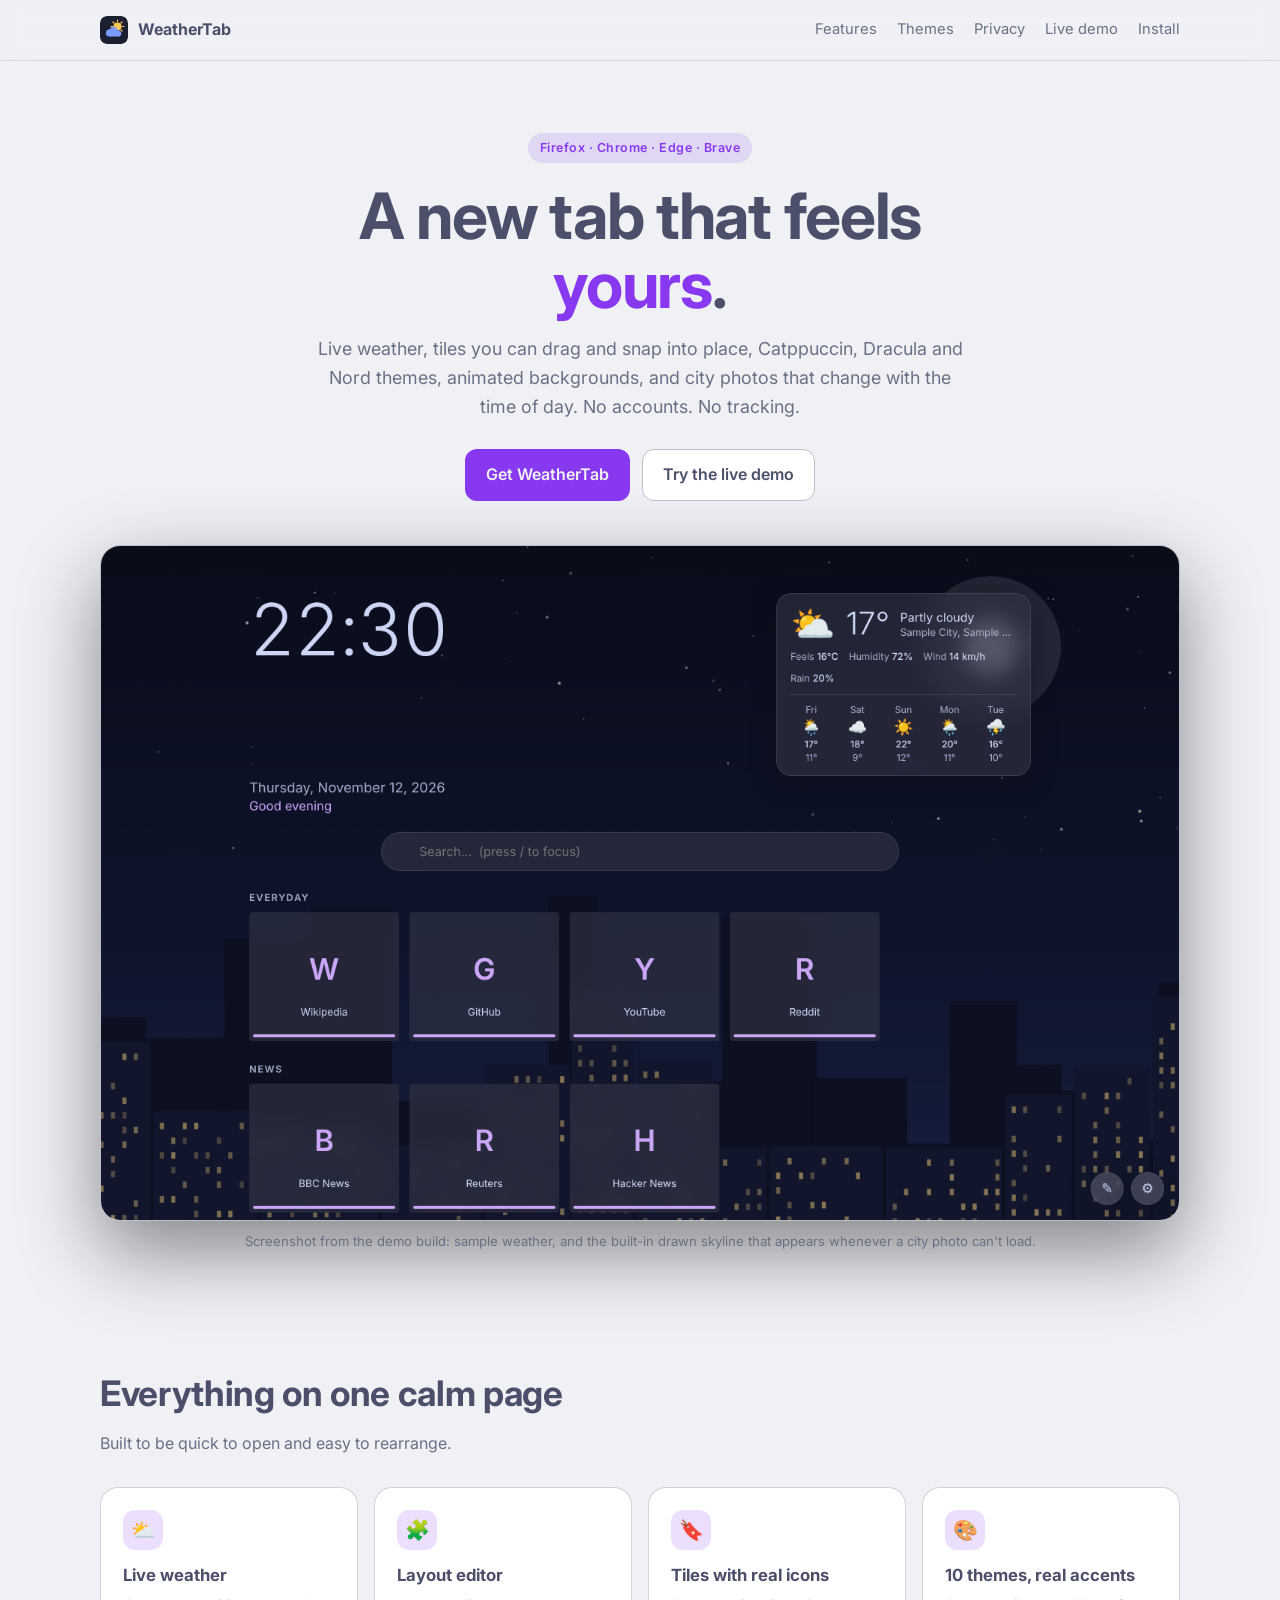
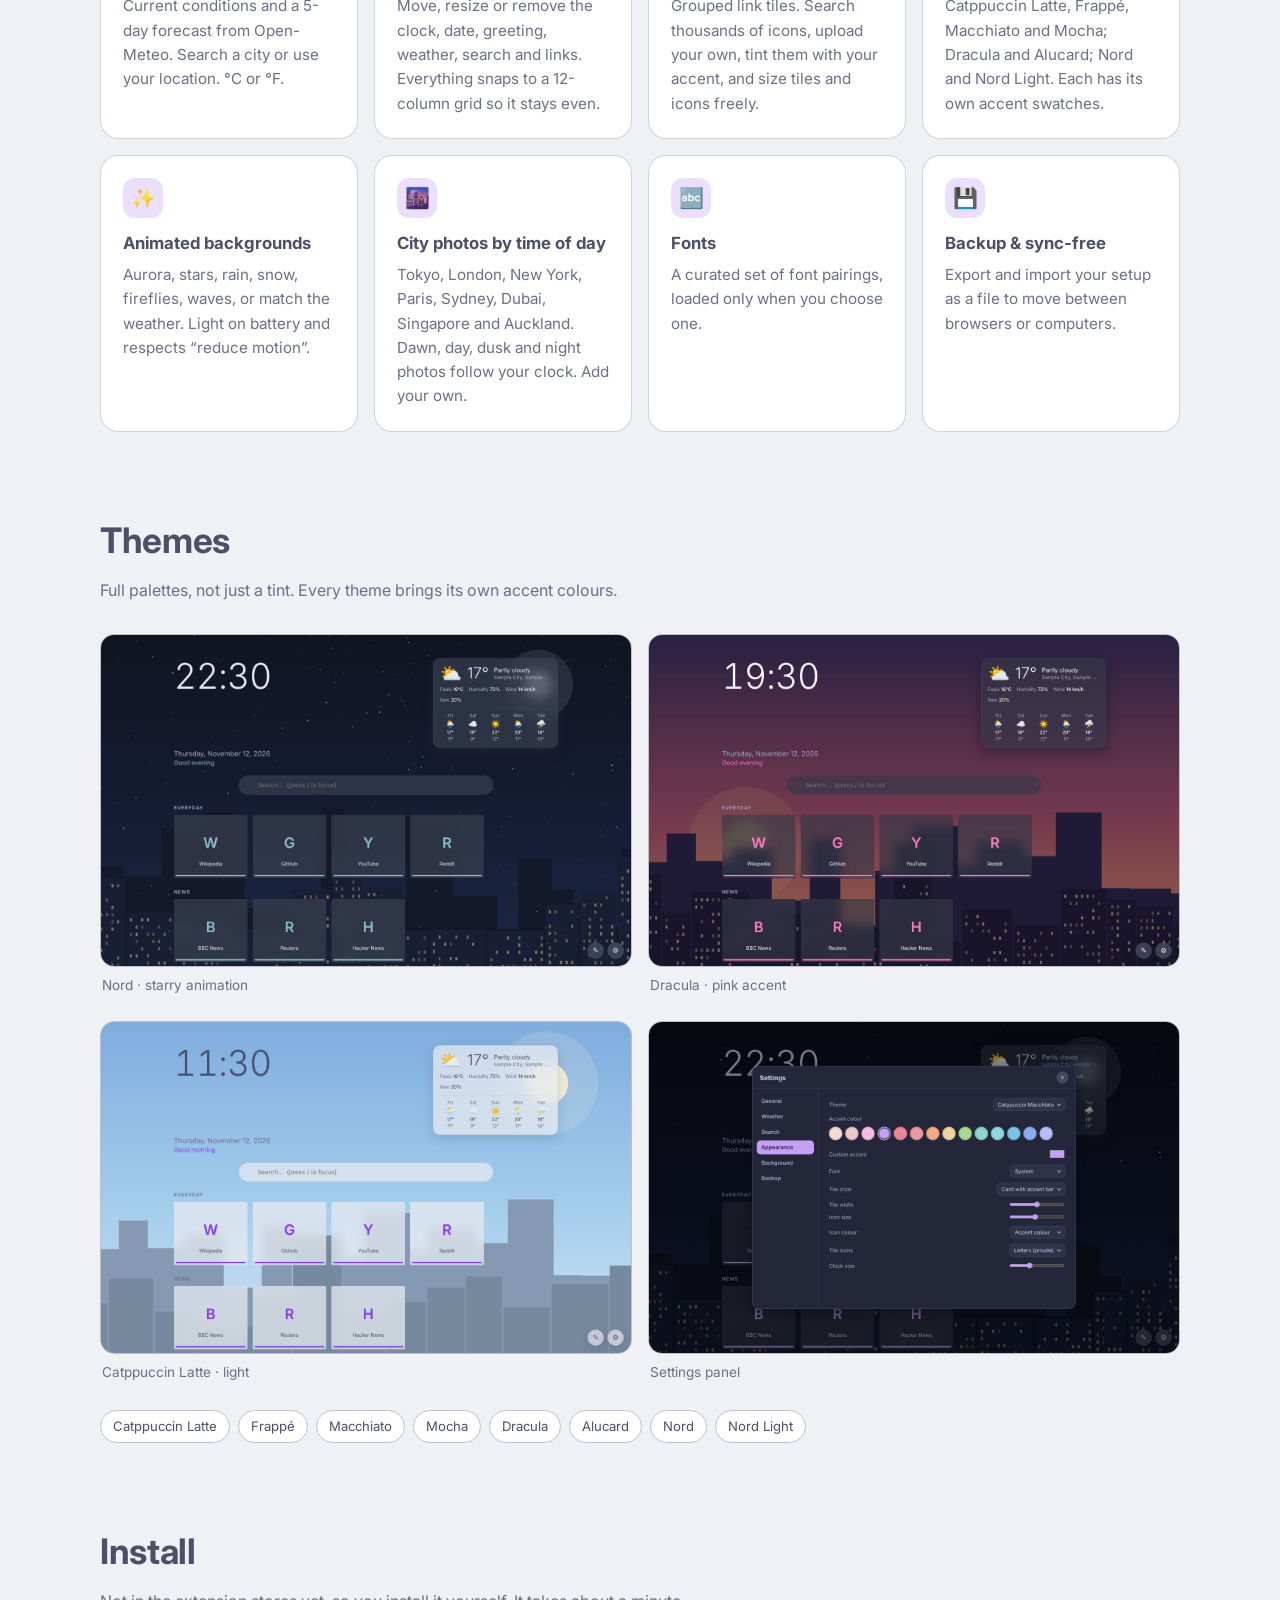
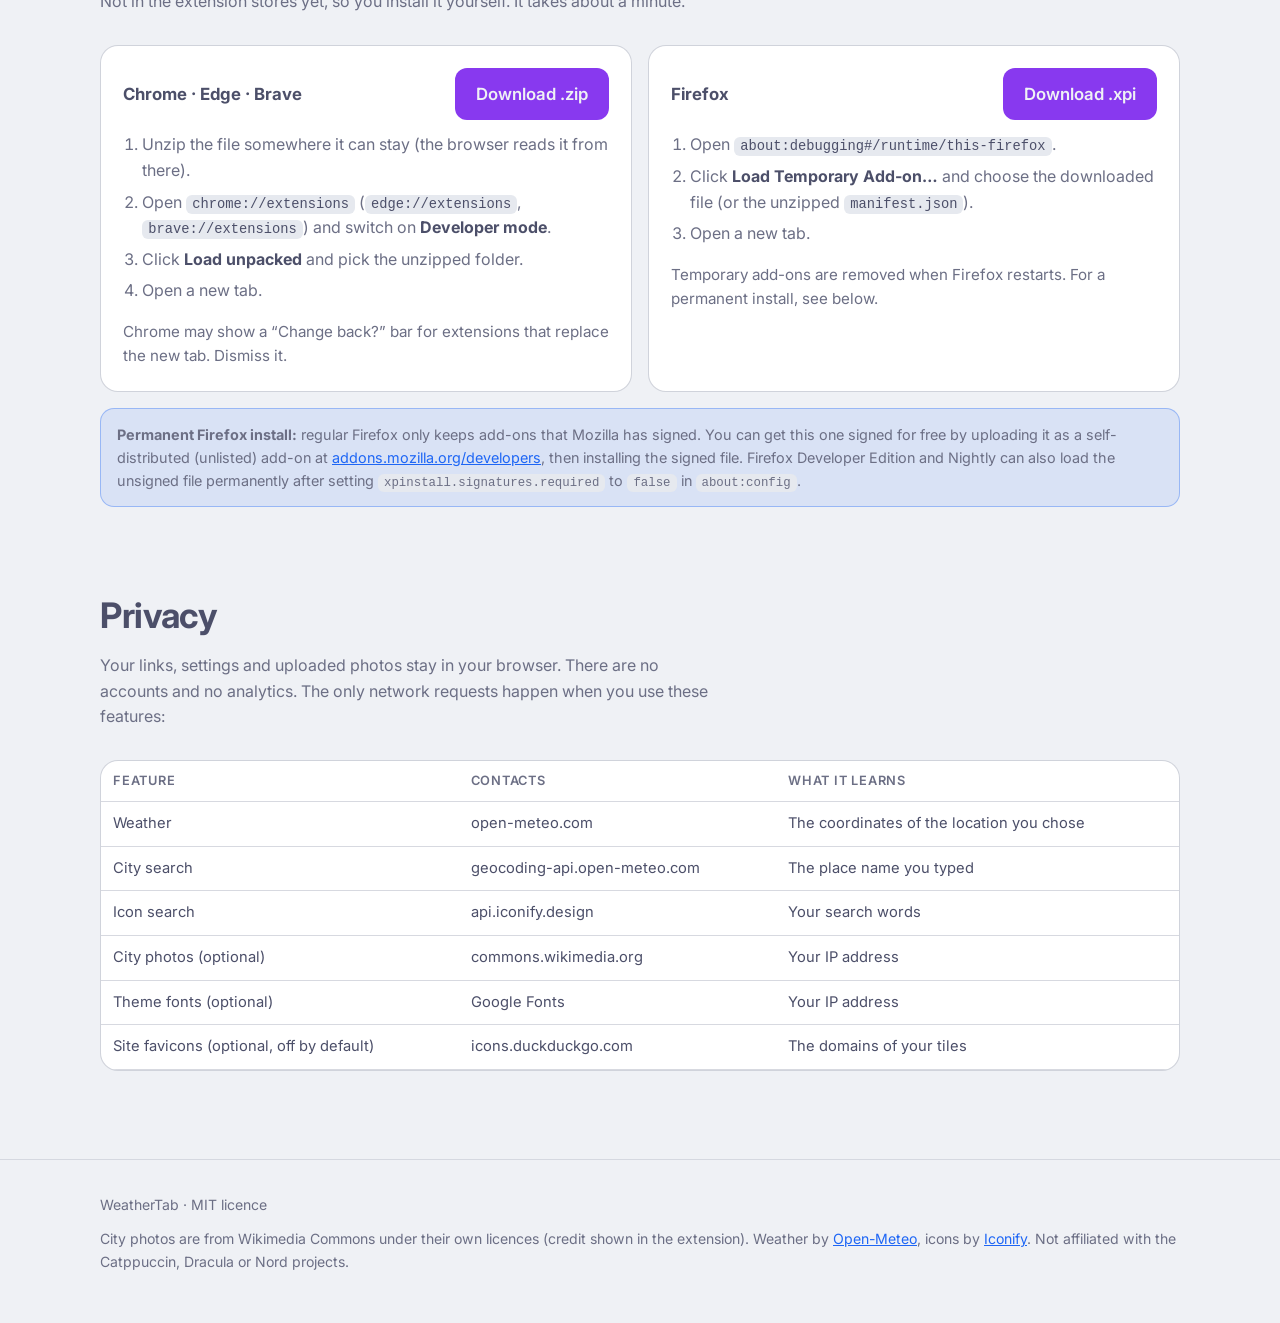
<file: docs/index.html>
<!doctype html>
<html lang="en">
<head>
<meta charset="utf-8">
<meta name="viewport" content="width=device-width, initial-scale=1">
<title>WeatherTab · a calm, customisable new tab</title>
<meta name="description" content="A new tab page for Firefox and Chrome with live weather, tiles, a drag-and-snap layout editor, Catppuccin / Dracula / Nord themes, animated backgrounds and city photos that follow your clock. No accounts, no tracking.">
<meta property="og:title" content="WeatherTab">
<meta property="og:description" content="A calm, customisable new tab with live weather, themes and time-of-day city backgrounds.">
<meta property="og:image" content="img/hero.png">
<link rel="icon" href="img/icon.svg">
<link rel="preconnect" href="https://fonts.googleapis.com">
<link href="https://fonts.googleapis.com/css2?family=Inter:wght@400;500;600;700&display=swap" rel="stylesheet">
<style>
  :root {
    --bg:#1e2030; --bg2:#181926; --card:#24273a; --card2:#363a4f; --line:#494d64;
    --text:#cad3f4; --muted:#a5adcb; --accent:#c6a0f6; --accent2:#8aadf4; --on:#181926;
    --r:18px;
  }
  @media (prefers-color-scheme: light) {
    :root { --bg:#eff1f5; --bg2:#e6e9ef; --card:#ffffff; --card2:#ccd0da; --line:#bcc0cc; --text:#4c4f69; --muted:#6c6f85; --accent:#8839ef; --accent2:#1e66f5; --on:#eff1f5; }
  }
  * { box-sizing: border-box; }
  html { scroll-behavior: smooth; }
  body { margin:0; background:var(--bg); color:var(--text); font:16px/1.6 Inter, system-ui, -apple-system, "Segoe UI", sans-serif; -webkit-font-smoothing:antialiased; }
  a { color: var(--accent2); }
  .wrap { width:min(1080px, 100% - 40px); margin-inline:auto; }
  header.nav { position:sticky; top:0; z-index:5; backdrop-filter:blur(12px); background:color-mix(in srgb, var(--bg) 80%, transparent); border-bottom:1px solid color-mix(in srgb, var(--line) 50%, transparent); }
  .nav .wrap { display:flex; align-items:center; gap:18px; height:60px; }
  .brand { display:flex; align-items:center; gap:10px; font-weight:700; color:var(--text); text-decoration:none; }
  .brand img { width:28px; height:28px; border-radius:7px; }
  .nav nav { margin-left:auto; display:flex; gap:20px; font-size:.92rem; }
  .nav nav a { color:var(--muted); text-decoration:none; }
  .nav nav a:hover { color:var(--text); }
  @media (max-width:640px){ .nav nav a:not(.keep){display:none;} }
  .hero { padding:72px 0 28px; text-align:center; }
  .eyebrow { display:inline-block; padding:5px 12px; border-radius:999px; font-size:.78rem; font-weight:600; letter-spacing:.04em; color:var(--accent); background:color-mix(in srgb, var(--accent) 14%, transparent); }
  h1 { font-size:clamp(2.3rem, 6vw, 4rem); line-height:1.08; margin:18px auto 16px; max-width:15ch; letter-spacing:-.02em; }
  h1 em { font-style:normal; color:var(--accent); }
  .lead { max-width:60ch; margin:0 auto 28px; color:var(--muted); font-size:1.12rem; }
  .cta { display:flex; flex-wrap:wrap; gap:12px; justify-content:center; }
  .btn { display:inline-flex; align-items:center; gap:8px; padding:12px 20px; border-radius:12px; font-weight:600; text-decoration:none; border:1px solid var(--line); color:var(--text); background:var(--card); transition:transform .12s, border-color .12s; }
  .btn:hover { transform:translateY(-2px); border-color:var(--accent); }
  .btn.primary { background:var(--accent); color:var(--on); border-color:transparent; }
  .shot { margin:44px auto 0; border-radius:20px; overflow:hidden; border:1px solid var(--line); box-shadow:0 30px 80px rgba(0,0,0,.45); background:var(--card); }
  .shot img { display:block; width:100%; height:auto; }
  .note { font-size:.82rem; color:var(--muted); margin-top:10px; }
  section { padding:72px 0 8px; }
  h2 { font-size:clamp(1.6rem, 3.4vw, 2.2rem); margin:0 0 10px; letter-spacing:-.01em; }
  .sub { color:var(--muted); margin:0 0 30px; max-width:62ch; }
  .grid { display:grid; grid-template-columns:repeat(auto-fit, minmax(230px,1fr)); gap:16px; }
  .card { background:var(--card); border:1px solid color-mix(in srgb, var(--line) 70%, transparent); border-radius:var(--r); padding:22px; }
  .card h3 { margin:0 0 6px; font-size:1.05rem; }
  .card p { margin:0; color:var(--muted); font-size:.95rem; }
  .ico { width:40px; height:40px; border-radius:12px; display:grid; place-items:center; font-size:1.25rem; margin-bottom:12px; background:color-mix(in srgb, var(--accent) 16%, transparent); }
  .gallery { display:grid; grid-template-columns:repeat(auto-fit, minmax(min(420px,100%),1fr)); gap:16px; }
  .gallery figure { margin:0; }
  .gallery img { width:100%; height:auto; display:block; border-radius:14px; border:1px solid var(--line); }
  .gallery figcaption { font-size:.85rem; color:var(--muted); padding:8px 2px; }
  .chips { display:flex; flex-wrap:wrap; gap:8px; margin-top:6px; }
  .chip { padding:5px 12px; border-radius:999px; font-size:.82rem; background:var(--card); border:1px solid var(--line); }
  .install { display:grid; grid-template-columns:repeat(auto-fit, minmax(300px,1fr)); gap:16px; }
  .install .card h3 { display:flex; align-items:center; justify-content:space-between; gap:10px; }
  ol { padding-left:1.2em; margin:12px 0 16px; color:var(--muted); }
  ol li { margin:6px 0; }
  ol b, ol code { color:var(--text); }
  code { font:.86em ui-monospace, SFMono-Regular, Menlo, monospace; background:var(--bg2); padding:2px 6px; border-radius:6px; }
  .callout { margin-top:16px; padding:14px 16px; border-radius:14px; background:color-mix(in srgb, var(--accent2) 10%, transparent); border:1px solid color-mix(in srgb, var(--accent2) 35%, transparent); font-size:.9rem; color:var(--muted); }
  table { width:100%; border-collapse:collapse; font-size:.92rem; }
  th, td { text-align:left; padding:10px 12px; border-bottom:1px solid color-mix(in srgb, var(--line) 60%, transparent); vertical-align:top; }
  th { color:var(--muted); font-weight:600; font-size:.8rem; text-transform:uppercase; letter-spacing:.06em; }
  .tablewrap { overflow-x:auto; background:var(--card); border:1px solid color-mix(in srgb, var(--line) 70%, transparent); border-radius:var(--r); }
  footer { margin-top:80px; padding:34px 0 50px; border-top:1px solid color-mix(in srgb, var(--line) 50%, transparent); color:var(--muted); font-size:.88rem; }
  footer .wrap { display:flex; flex-wrap:wrap; gap:12px 24px; justify-content:space-between; }
</style>
</head>
<body>
<header class="nav">
  <div class="wrap">
    <a class="brand" href="#top"><img src="img/icon.svg" alt="">WeatherTab</a>
    <nav>
      <a href="#features">Features</a>
      <a href="#themes">Themes</a>
      <a href="#privacy">Privacy</a>
      <a class="keep" href="demo.html">Live demo</a>
      <a class="keep" href="#install">Install</a>
    </nav>
  </div>
</header>

<main id="top">
  <div class="wrap hero">
    <span class="eyebrow">Firefox · Chrome · Edge · Brave</span>
    <h1>A new tab that feels <em>yours</em>.</h1>
    <p class="lead">Live weather, tiles you can drag and snap into place, Catppuccin, Dracula and Nord themes, animated backgrounds, and city photos that change with the time of day. No accounts. No tracking.</p>
    <div class="cta">
      <a class="btn primary" href="#install">Get WeatherTab</a>
      <a class="btn" href="demo.html">Try the live demo</a>
    </div>
    <div class="shot"><img src="img/hero.png" alt="WeatherTab new tab page with a night skyline background, clock, weather card, search bar and link tiles" width="1440" height="900"></div>
    <p class="note">Screenshot from the demo build: sample weather, and the built-in drawn skyline that appears whenever a city photo can't load.</p>
  </div>

  <section id="features"><div class="wrap">
    <h2>Everything on one calm page</h2>
    <p class="sub">Built to be quick to open and easy to rearrange.</p>
    <div class="grid">
      <div class="card"><div class="ico">⛅</div><h3>Live weather</h3><p>Current conditions and a 5-day forecast from Open-Meteo. Search a city or use your location. °C or °F.</p></div>
      <div class="card"><div class="ico">🧩</div><h3>Layout editor</h3><p>Move, resize or remove the clock, date, greeting, weather, search and links. Everything snaps to a 12-column grid so it stays even.</p></div>
      <div class="card"><div class="ico">🔖</div><h3>Tiles with real icons</h3><p>Grouped link tiles. Search thousands of icons, upload your own, tint them with your accent, and size tiles and icons freely.</p></div>
      <div class="card"><div class="ico">🎨</div><h3>10 themes, real accents</h3><p>Catppuccin Latte, Frappé, Macchiato and Mocha; Dracula and Alucard; Nord and Nord Light. Each has its own accent swatches.</p></div>
      <div class="card"><div class="ico">✨</div><h3>Animated backgrounds</h3><p>Aurora, stars, rain, snow, fireflies, waves, or match the weather. Light on battery and respects “reduce motion”.</p></div>
      <div class="card"><div class="ico">🌆</div><h3>City photos by time of day</h3><p>Tokyo, London, New York, Paris, Sydney, Dubai, Singapore and Auckland. Dawn, day, dusk and night photos follow your clock. Add your own.</p></div>
      <div class="card"><div class="ico">🔤</div><h3>Fonts</h3><p>A curated set of font pairings, loaded only when you choose one.</p></div>
      <div class="card"><div class="ico">💾</div><h3>Backup &amp; sync-free</h3><p>Export and import your setup as a file to move between browsers or computers.</p></div>
    </div>
  </div></section>

  <section id="themes"><div class="wrap">
    <h2>Themes</h2>
    <p class="sub">Full palettes, not just a tint. Every theme brings its own accent colours.</p>
    <div class="gallery">
      <figure><img loading="lazy" src="img/nord.png" alt="Nord theme with starry animated background"><figcaption>Nord · starry animation</figcaption></figure>
      <figure><img loading="lazy" src="img/dracula.png" alt="Dracula theme"><figcaption>Dracula · pink accent</figcaption></figure>
      <figure><img loading="lazy" src="img/latte.png" alt="Catppuccin Latte light theme"><figcaption>Catppuccin Latte · light</figcaption></figure>
      <figure><img loading="lazy" src="img/settings.png" alt="Settings panel with tabs and accent colour swatches"><figcaption>Settings panel</figcaption></figure>
    </div>
    <div class="chips" style="margin-top:18px">
      <span class="chip">Catppuccin Latte</span><span class="chip">Frappé</span><span class="chip">Macchiato</span><span class="chip">Mocha</span>
      <span class="chip">Dracula</span><span class="chip">Alucard</span><span class="chip">Nord</span><span class="chip">Nord Light</span>
    </div>
  </div></section>

  <section id="install"><div class="wrap">
    <h2>Install</h2>
    <p class="sub">Not in the extension stores yet, so you install it yourself. It takes about a minute.</p>
    <div class="install">
      <div class="card">
        <h3>Chrome · Edge · Brave <a class="btn primary" href="downloads/weathertab-chrome.zip" download>Download .zip</a></h3>
        <ol>
          <li>Unzip the file somewhere it can stay (the browser reads it from there).</li>
          <li>Open <code>chrome://extensions</code> (<code>edge://extensions</code>, <code>brave://extensions</code>) and switch on <b>Developer mode</b>.</li>
          <li>Click <b>Load unpacked</b> and pick the unzipped folder.</li>
          <li>Open a new tab.</li>
        </ol>
        <p class="note">Chrome may show a “Change back?” bar for extensions that replace the new tab. Dismiss it.</p>
      </div>
      <div class="card">
        <h3>Firefox <a class="btn primary" href="downloads/weathertab-firefox.xpi" download>Download .xpi</a></h3>
        <ol>
          <li>Open <code>about:debugging#/runtime/this-firefox</code>.</li>
          <li>Click <b>Load Temporary Add-on…</b> and choose the downloaded file (or the unzipped <code>manifest.json</code>).</li>
          <li>Open a new tab.</li>
        </ol>
        <p class="note">Temporary add-ons are removed when Firefox restarts. For a permanent install, see below.</p>
      </div>
    </div>
    <div class="callout"><b>Permanent Firefox install:</b> regular Firefox only keeps add-ons that Mozilla has signed. You can get this one signed for free by uploading it as a self-distributed (unlisted) add-on at <a href="https://addons.mozilla.org/developers/">addons.mozilla.org/developers</a>, then installing the signed file. Firefox Developer Edition and Nightly can also load the unsigned file permanently after setting <code>xpinstall.signatures.required</code> to <code>false</code> in <code>about:config</code>.</div>
  </div></section>

  <section id="privacy"><div class="wrap">
    <h2>Privacy</h2>
    <p class="sub">Your links, settings and uploaded photos stay in your browser. There are no accounts and no analytics. The only network requests happen when you use these features:</p>
    <div class="tablewrap"><table>
      <thead><tr><th>Feature</th><th>Contacts</th><th>What it learns</th></tr></thead>
      <tbody>
        <tr><td>Weather</td><td>open-meteo.com</td><td>The coordinates of the location you chose</td></tr>
        <tr><td>City search</td><td>geocoding-api.open-meteo.com</td><td>The place name you typed</td></tr>
        <tr><td>Icon search</td><td>api.iconify.design</td><td>Your search words</td></tr>
        <tr><td>City photos (optional)</td><td>commons.wikimedia.org</td><td>Your IP address</td></tr>
        <tr><td>Theme fonts (optional)</td><td>Google Fonts</td><td>Your IP address</td></tr>
        <tr><td>Site favicons (optional, off by default)</td><td>icons.duckduckgo.com</td><td>The domains of your tiles</td></tr>
      </tbody>
    </table></div>
  </div></section>
</main>

<footer>
  <div class="wrap">
    <span>WeatherTab · MIT licence</span>
    <span>City photos are from Wikimedia Commons under their own licences (credit shown in the extension). Weather by <a href="https://open-meteo.com/">Open-Meteo</a>, icons by <a href="https://iconify.design/">Iconify</a>. Not affiliated with the Catppuccin, Dracula or Nord projects.</span>
  </div>
</footer>
</body>
</html>
</file>
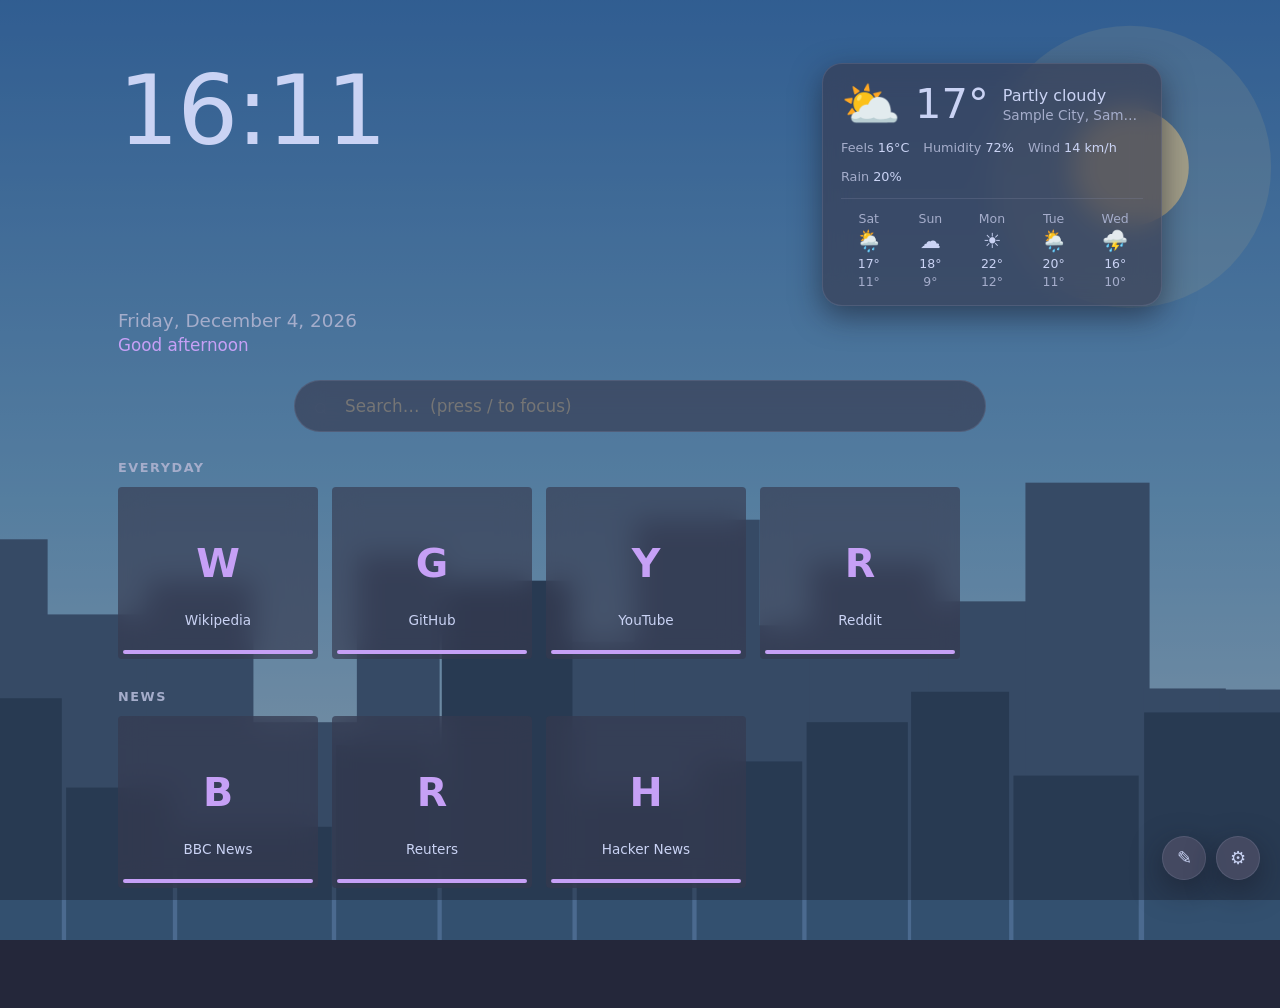
<file: docs/demo.html>
<!DOCTYPE html>
<html lang="en" data-theme="dark">
<head>
  <meta charset="utf-8">
  <meta name="viewport" content="width=device-width, initial-scale=1">
  <title>New Tab</title>
  <style>
:root {
  --accent: #7c9cff;
  --on-accent: #0b0e16;
  --clock-size: 96px;
  --tile-w: 200px;
  --icon-size: 72px;
  --bg-dim: 0.4;
  --danger: #ff6b6b;
  --font: system-ui, -apple-system, "Segoe UI", Roboto, sans-serif;
  --font-display: var(--font);
  --font-mono: var(--font);
  --font-moves: var(--font);
  --greeting-size: 1.05rem;
}

:root[data-theme="dark"] {
  --bg: #13151b;
  --text: #e9ebf1;
  --muted: #9aa1b3;
  --surface: rgba(255, 255, 255, 0.06);
  --surface-2: rgba(255, 255, 255, 0.11);
  --border: rgba(255, 255, 255, 0.1);
  --shadow: 0 10px 30px rgba(0, 0, 0, 0.35);
  --overlay: 0, 0, 0;
  color-scheme: dark;
}

/* Catppuccin Macchiato */
:root[data-theme="macchiato"] {
  --bg: #24273a;
  --text: #cad3f4;
  --muted: #a5adcb;
  --surface: rgba(54, 58, 79, 0.65);
  --surface-2: rgba(73, 77, 100, 0.85);
  --border: rgba(128, 135, 162, 0.28);
  --shadow: 0 10px 30px rgba(24, 25, 38, 0.55);
  --overlay: 24, 25, 38;
  --danger: #ed8796;
  color-scheme: dark;
}

:root[data-theme="light"] {
  --bg: #eff1f6;
  --text: #1b1f2a;
  --muted: #5d6578;
  --surface: rgba(255, 255, 255, 0.7);
  --surface-2: rgba(255, 255, 255, 0.95);
  --border: rgba(0, 0, 0, 0.09);
  --shadow: 0 10px 30px rgba(20, 30, 60, 0.15);
  --overlay: 255, 255, 255;
  color-scheme: light;
}

* { box-sizing: border-box; }

html, body { height: 100%; margin: 0; }

body {
  background: var(--bg);
  color: var(--text);
  font-family: var(--font);
  overflow-x: hidden;
}

#bg {
  position: fixed;
  inset: -40px;
  background-size: cover;
  background-position: center;
  z-index: 0;
}
#bgOverlay {
  position: fixed;
  inset: 0;
  z-index: 0;
  background: rgba(var(--overlay), var(--bg-dim));
  pointer-events: none;
}

#app {
  position: relative;
  z-index: 1;
  width: 100%;
  max-width: 1100px;
  margin: 0 auto;
  padding: 7vh 28px 120px;
}

/* Layout grid: 12 columns, rows grow to fit their content (never less than one cell high) */
.layout {
  position: relative;
  display: grid;
  grid-template-columns: repeat(12, minmax(0, 1fr));
  column-gap: 12px;
  row-gap: 4px;
  grid-auto-rows: auto;
}
.widget {
  position: relative;
  z-index: 1;
  align-self: start;
  min-width: 0;
  text-align: start;
  --justify: flex-start;
}
.widget[hidden] { display: none; }
.widget[data-widget="search"] { align-self: center; }
.widget[data-align="center"] { text-align: center; --justify: center; }
.widget[data-align="end"] { text-align: end; --justify: flex-end; }

/* Layout editing */
.editBar {
  position: sticky;
  top: 8px;
  z-index: 8;
  display: flex;
  flex-wrap: wrap;
  align-items: center;
  gap: 8px;
  padding: 10px 14px;
  margin-bottom: 18px;
  background: var(--surface-2);
  border: 1px solid var(--accent);
  border-radius: 14px;
  backdrop-filter: blur(14px);
  -webkit-backdrop-filter: blur(14px);
  box-shadow: var(--shadow);
}
.editBar[hidden] { display: none; }
.editHint { flex: 1; min-width: 220px; font-size: 0.82rem; color: var(--muted); }

.cell {
  z-index: 0;
  min-height: 44px;
  border: 1px dashed color-mix(in srgb, var(--muted) 35%, transparent);
  border-radius: 4px;
  pointer-events: none;
}
.layout.dragging .cell { pointer-events: auto; }
.layout.dragging .widget { pointer-events: none; }
.cell.ghost { background: color-mix(in srgb, var(--accent) 28%, transparent); border-color: var(--accent); }
.cell.bad { background: color-mix(in srgb, var(--danger) 28%, transparent); border-color: var(--danger); }

.layout.editing .widget {
  padding-top: 34px;
  z-index: 2;
  outline: 1.5px dashed color-mix(in srgb, var(--accent) 55%, transparent);
  outline-offset: 2px;
  border-radius: 6px;
}
.wBar {
  position: absolute;
  top: 4px;
  left: 4px;
  right: 4px;
  height: 26px;
  display: flex;
  align-items: center;
  gap: 4px;
  font-size: 0.75rem;
  text-align: start;
  z-index: 5;
}
.wHandle {
  cursor: grab;
  user-select: none;
  padding: 3px 9px;
  border-radius: 6px;
  background: var(--accent);
  color: var(--on-accent);
  font-weight: 700;
  line-height: 1.2;
}
.wHandle:active { cursor: grabbing; }
.wLabel { flex: 1; color: var(--muted); font-weight: 600; letter-spacing: 0.06em; text-transform: uppercase; white-space: nowrap; overflow: hidden; text-overflow: ellipsis; }
.wBtn {
  background: var(--surface-2);
  color: var(--text);
  border: 1px solid var(--border);
  border-radius: 6px;
  padding: 2px 7px;
  font-size: 0.75rem;
  font-family: inherit;
  cursor: pointer;
  line-height: 1.4;
}
.wBtn:hover { border-color: var(--accent); }
.wBtn[aria-pressed="true"] { background: var(--accent); color: var(--on-accent); border-color: var(--accent); }
.wBtn.remove:hover { border-color: var(--danger); color: var(--danger); }
.resizeHandle { position: absolute; top: 34px; bottom: 0; right: -9px; width: 14px; cursor: ew-resize; z-index: 6; touch-action: none; }
.resizeHandle::after { content: ""; position: absolute; top: 50%; left: 5px; width: 4px; height: 28px; transform: translateY(-50%); border-radius: 2px; background: var(--accent); }
.btn.small { padding: 5px 10px; font-size: 0.8rem; }

.time {
  font-size: var(--clock-size);
  line-height: 1;
  font-weight: 300;
  letter-spacing: -0.02em;
  font-family: var(--font-moves);
  font-variant-numeric: lining-nums tabular-nums;
}
.date { margin-top: 0; font-size: 1.15rem; color: var(--muted); }
.greeting { margin-top: 0; font-family: var(--font-display); font-size: var(--greeting-size); line-height: 1.25; color: var(--accent); }

/* Weather */
.weather {
  width: 100%;
  min-width: 0;
  background: var(--surface);
  border: 1px solid var(--border);
  border-radius: 20px;
  padding: 16px 18px;
  backdrop-filter: blur(14px);
  -webkit-backdrop-filter: blur(14px);
  box-shadow: var(--shadow);
}
.wNow { display: flex; align-items: center; gap: 14px; }
.wIcon { font-size: 3rem; line-height: 1; }
.wTemp { font-family: var(--font-moves); font-size: 2.6rem; font-weight: 300; line-height: 1; }
.wMeta { display: flex; flex-direction: column; gap: 2px; min-width: 0; }
.wDesc { font-size: 1rem; }
.wPlace { font-size: 0.85rem; color: var(--muted); white-space: nowrap; overflow: hidden; text-overflow: ellipsis; }
.wStats { font-family: var(--font-mono); margin-top: 12px; display: flex; gap: 14px; font-size: 0.8rem; color: var(--muted); flex-wrap: wrap; }
.wStats b { color: var(--text); font-weight: 500; }
.wForecast {
  margin-top: 14px;
  padding-top: 12px;
  border-top: 1px solid var(--border);
  display: grid;
  grid-template-columns: repeat(5, 1fr);
  gap: 6px;
  text-align: center;
}
.wDay { display: flex; flex-direction: column; gap: 3px; font-size: 0.78rem; }
.wDay .d { color: var(--muted); }
.wDay .i { font-size: 1.3rem; }
.wDay .hi { font-weight: 500; }
.wDay .lo { color: var(--muted); }
.wNote { margin-top: 10px; font-size: 0.75rem; color: var(--muted); }
.wEmpty { display: flex; flex-direction: column; gap: 8px; align-items: flex-start; font-size: 0.9rem; color: var(--muted); }

/* Search */
.search {
  position: relative;
  width: 100%;
}
.search input[type="text"] {
  width: 100%;
  max-width: none;
  padding: 15px 20px 15px 50px;
  font-size: 1.05rem;
  color: var(--text);
  background: var(--surface);
  border: 1px solid var(--border);
  border-radius: 999px;
  outline: none;
  backdrop-filter: blur(14px);
  -webkit-backdrop-filter: blur(14px);
  font-family: inherit;
  transition: border-color 0.15s, box-shadow 0.15s;
}
.search input:focus {
  border-color: var(--accent);
  box-shadow: 0 0 0 3px color-mix(in srgb, var(--accent) 30%, transparent);
}
.searchIcon {
  position: absolute;
  left: 20px;
  top: 50%;
  transform: translateY(-52%) scaleX(-1);
  font-size: 1.4rem;
  color: var(--muted);
  pointer-events: none;
}

/* Groups & tiles */
.groups { display: flex; flex-direction: column; gap: 30px; }
.group h3 {
  margin: 0 0 12px;
  justify-content: var(--justify, flex-start);
  font-size: 0.8rem;
  letter-spacing: 0.12em;
  text-transform: uppercase;
  font-family: var(--font-mono);
  color: var(--muted);
  font-weight: 600;
  display: flex;
  align-items: center;
  gap: 10px;
}
.group h3 button {
  background: none;
  border: 1px solid var(--border);
  color: var(--muted);
  border-radius: 8px;
  padding: 2px 8px;
  cursor: pointer;
  font-size: 0.75rem;
}
.group h3 button:hover { color: var(--text); border-color: var(--accent); }

.tiles { display: flex; flex-wrap: wrap; gap: 14px; justify-content: var(--justify, flex-start); }

.tile {
  position: relative;
  width: var(--tile-w);
  min-height: calc(var(--icon-size) + 100px);
  display: flex;
  flex-direction: column;
  align-items: center;
  justify-content: center;
  gap: 12px;
  padding: calc(var(--icon-size) * 0.35 + 8px) 10px 24px;
  border-radius: 18px;
  background: var(--surface);
  border: 1px solid var(--border);
  color: var(--text);
  text-decoration: none;
  backdrop-filter: blur(14px);
  -webkit-backdrop-filter: blur(14px);
  transition: transform 0.12s, background 0.12s, border-color 0.12s;
  cursor: pointer;
  font-family: inherit;
}
.tile:hover, .tile:focus-visible {
  transform: translateY(-3px);
  background: var(--surface-2);
  border-color: var(--accent);
  outline: none;
  z-index: 3;
}

/* Icons: letter (default), boxed (original colours on a light tile), masked (tinted with the accent) */
.tileIcon {
  flex: none;
  width: var(--icon-size);
  height: var(--icon-size);
  border-radius: calc(var(--icon-size) * 0.28);
  display: grid;
  place-items: center;
  font-size: calc(var(--icon-size) * 0.55);
  font-weight: 600;
  font-family: var(--font-moves);
  line-height: 1;
  color: #fff;
  overflow: hidden;
}
.tileIcon.boxed {
  width: calc(var(--icon-size) * 1.2);
  height: calc(var(--icon-size) * 1.2);
  background: rgba(255, 255, 255, 0.92);
}
.tileIcon.boxed img { width: 76%; height: 76%; object-fit: contain; }
.tileIcon.masked {
  background: var(--accent);
  border-radius: 0;
  -webkit-mask-size: contain;
  mask-size: contain;
  -webkit-mask-repeat: no-repeat;
  mask-repeat: no-repeat;
  -webkit-mask-position: center;
  mask-position: center;
}
.tileTitle {
  font-size: 0.85rem;
  max-width: 100%;
  white-space: nowrap;
  overflow: hidden;
  text-overflow: ellipsis;
}

/* Card style: square-ish tile, accent bar, address strip on hover */
:root[data-tiles="card"] .tile { border-radius: 4px; border-color: transparent; }
:root[data-tiles="card"] .tile:hover, :root[data-tiles="card"] .tile:focus-visible { border-color: transparent; }
:root[data-tiles="card"] .tile::after {
  content: "";
  position: absolute;
  left: 4px;
  right: 4px;
  bottom: 4px;
  height: 4px;
  border-radius: 2px;
  background: var(--accent);
}
:root[data-tiles="card"] .tileIcon.letter { background: none !important; color: var(--accent) !important; }
.tileUrl { display: none; }
:root[data-tiles="card"] .tileUrl {
  display: grid;
  place-items: center;
  position: absolute;
  left: 4px;
  right: 4px;
  top: 100%;
  margin-top: -4px;
  height: 38px;
  padding: 0 8px;
  background: var(--accent);
  color: var(--on-accent);
  font-size: 0.82rem;
  white-space: nowrap;
  overflow: hidden;
  text-overflow: ellipsis;
  opacity: 0;
  pointer-events: none;
  transition: opacity 0.12s;
}
:root[data-tiles="card"] .tile:hover .tileUrl, :root[data-tiles="card"] .tile:focus-visible .tileUrl { opacity: 1; }

.tile.add {
  border-style: dashed;
  color: var(--muted);
}
:root[data-tiles="card"] .tile.add { border-color: var(--border); }
.tile.add::after { display: none !important; }
.tile.add .plus { font-size: 2rem; line-height: 1; }

body.editing .tile:not(.add) { outline: 2px dashed color-mix(in srgb, var(--accent) 60%, transparent); outline-offset: -2px; }
.tile.dragging { opacity: 0.4; }

/* Floating buttons */
.fab {
  position: fixed;
  right: 20px;
  bottom: 20px;
  display: flex;
  gap: 10px;
  z-index: 5;
}
.iconBtn {
  width: 44px;
  height: 44px;
  border-radius: 50%;
  border: 1px solid var(--border);
  background: var(--surface-2);
  color: var(--text);
  font-size: 1.15rem;
  cursor: pointer;
  box-shadow: var(--shadow);
}
.iconBtn:hover { border-color: var(--accent); }
.iconBtn.small { width: 32px; height: 32px; font-size: 0.9rem; box-shadow: none; }
body.editing #editBtn { background: var(--accent); color: var(--on-accent); }

/* Settings: a wide, landscape panel with a tab list on the left */
.drawer {
  position: fixed;
  inset: 0;
  margin: auto;
  width: min(880px, 94vw);
  height: min(660px, 92vh);
  background: var(--bg);
  border: 1px solid var(--border);
  border-radius: 18px;
  box-shadow: 0 0 0 100vmax rgba(0, 0, 0, 0.42), var(--shadow);
  z-index: 10;
  display: flex;
  flex-direction: column;
  overflow: hidden;
}
.drawer[hidden] { display: none; }
.drawerHead {
  display: flex;
  justify-content: space-between;
  align-items: center;
  padding: 14px 20px;
  border-bottom: 1px solid var(--border);
}
.drawerHead h2 { margin: 0; font-size: 1.1rem; }
.settingsWrap { display: flex; flex: 1; min-height: 0; }
.settingsNav { display: flex; flex-direction: column; gap: 4px; padding: 14px 12px; width: 180px; flex: none; border-right: 1px solid var(--border); overflow-y: auto; }
.settingsNav button {
  text-align: left; background: none; border: 0; border-radius: 10px; padding: 10px 12px;
  color: var(--muted); font: inherit; font-size: 0.92rem; font-weight: 600; cursor: pointer;
}
.settingsNav button:hover { background: var(--surface); color: var(--text); }
.settingsNav button[aria-selected="true"] { background: var(--accent); color: var(--on-accent); }
.drawerBody { padding: 12px 28px 32px; overflow-y: auto; flex: 1; min-width: 0; }
.drawerBody details { display: none; border: 0; }
.drawerBody details.active { display: block; }
.drawerBody summary { display: none; }
@media (max-width: 640px) {
  .drawer { width: 100vw; height: 100vh; border-radius: 0; }
  .settingsWrap { flex-direction: column; }
  .settingsNav { flex-direction: row; width: auto; border-right: 0; border-bottom: 1px solid var(--border); overflow-x: auto; padding: 8px; }
  .settingsNav button { white-space: nowrap; }
}

details { border-bottom: 1px solid var(--border); padding: 6px 0 12px; }
summary { cursor: pointer; padding: 10px 0; font-weight: 600; font-size: 0.95rem; }
.row {
  display: flex;
  align-items: center;
  justify-content: space-between;
  gap: 12px;
  padding: 7px 0;
  font-size: 0.9rem;
}
.row > span { color: var(--muted); }
.stack { display: flex; flex-direction: column; gap: 8px; padding: 6px 0; }
.label { font-size: 0.85rem; color: var(--muted); }
.inline { display: flex; gap: 8px; align-items: center; flex-wrap: wrap; padding: 4px 0; }
.inline input[type="text"] { flex: 1; min-width: 0; }

input[type="text"], input[type="url"], select {
  background: var(--surface);
  color: var(--text);
  border: 1px solid var(--border);
  border-radius: 10px;
  padding: 8px 10px;
  font-size: 0.9rem;
  font-family: inherit;
  max-width: 190px;
}
.stack input[type="text"], .row input[type="text"].wide { max-width: none; }
.inline input[type="text"] { max-width: none; }
input:focus, select:focus { outline: 2px solid var(--accent); outline-offset: 1px; }
input[type="color"] { width: 44px; height: 30px; border: none; background: none; padding: 0; cursor: pointer; }
input[type="range"] { accent-color: var(--accent); width: 150px; }
input[type="checkbox"] { accent-color: var(--accent); width: 18px; height: 18px; }

.btn {
  background: var(--accent);
  color: var(--on-accent);
  border: 1px solid transparent;
  border-radius: 10px;
  padding: 8px 14px;
  font-size: 0.88rem;
  font-weight: 600;
  cursor: pointer;
  font-family: inherit;
}
.btn:hover { filter: brightness(1.08); }
.btn.ghost { background: transparent; color: var(--text); border-color: var(--border); }
.btn.ghost:hover { border-color: var(--accent); }
.btn.danger { background: transparent; color: var(--danger); border-color: color-mix(in srgb, var(--danger) 45%, transparent); }
.fileBtn { display: inline-block; }

.hint { margin: 4px 0; font-size: 0.78rem; color: var(--muted); }
.hint.err { color: var(--danger); }

.results { display: flex; flex-direction: column; gap: 4px; }
.results button {
  text-align: left;
  background: var(--surface);
  color: var(--text);
  border: 1px solid var(--border);
  border-radius: 10px;
  padding: 8px 10px;
  cursor: pointer;
  font-size: 0.85rem;
  font-family: inherit;
}
.results button:hover { border-color: var(--accent); }

/* Dialogs */
dialog {
  max-height: 92vh;
  overflow-y: auto;
  background: var(--bg);
  color: var(--text);
  border: 1px solid var(--border);
  border-radius: 18px;
  padding: 22px;
  width: min(440px, 92vw);
  box-shadow: var(--shadow);
}
dialog::backdrop { background: rgba(0, 0, 0, 0.5); }
dialog h3 { margin: 0 0 12px; }
dialog input[type="text"] { max-width: none; width: 100%; }
.dialogBtns { display: flex; gap: 8px; margin-top: 16px; align-items: center; }
.spacer { flex: 1; }

@media (max-width: 720px) {
  /* Small windows: stack everything in a single column, in layout order */
  .layout { grid-template-columns: minmax(0, 1fr); }
  .widget { grid-column: 1 / -1 !important; grid-row: auto !important; }
  .cell { display: none; }
}
@media (max-width: 640px) {
  .time { font-size: calc(var(--clock-size) * 0.7); }
}

@media (prefers-reduced-motion: reduce) {
  * { transition: none !important; }
}

/* Accent swatches */
.swatches { display: flex; flex-wrap: wrap; gap: 8px; padding: 6px 0 10px; }
.swatch {
  width: 36px;
  height: 36px;
  flex: none;
  aspect-ratio: 1;
  border-radius: 50%;
  border: 2px solid transparent;
  cursor: pointer;
  padding: 0;
  box-shadow: inset 0 0 0 1px rgba(0, 0, 0, 0.15);
}
.swatch:hover { transform: scale(1.1); }
.swatch.selected { border-color: var(--text); outline: 2px solid var(--bg); outline-offset: -4px; }

/* Icon picker */
.iconRow { display: flex; align-items: center; gap: 14px; }
.iconPreview { --icon-size: 48px; min-width: 62px; min-height: 62px; display: grid; place-items: center; }
.iconBtns { display: flex; flex-wrap: wrap; gap: 6px; }
.iconBtns .btn { padding: 6px 10px; font-size: 0.8rem; }
.iconSearch { display: flex; flex-direction: column; gap: 8px; padding-top: 4px; }
.iconResults { display: grid; grid-template-columns: repeat(6, 1fr); gap: 6px; max-height: 190px; overflow-y: auto; }
.iconOpt {
  aspect-ratio: 1;
  padding: 6px;
  background: #fff;
  border: 2px solid transparent;
  border-radius: 10px;
  cursor: pointer;
}
.iconOpt:hover, .iconOpt:focus-visible { border-color: var(--accent); outline: none; }
.iconOpt img { width: 100%; height: 100%; object-fit: contain; display: block; }

/* Animated background */
#fx { position: fixed; inset: 0; width: 100%; height: 100%; z-index: 0; pointer-events: none; }
#fx[hidden] { display: none; }

/* Normal view: rows hug their content. Search and links get their own breathing room. */
.widget[data-widget="search"] { margin-top: 20px; }
.widget[data-widget="links"] { margin-top: 24px; }
/* Editing: roomy rows so every grid cell is an easy drop target */
.layout.editing { row-gap: 20px; grid-auto-rows: minmax(44px, auto); }
.layout.editing .widget[data-widget="search"], .layout.editing .widget[data-widget="links"] { margin-top: 0; }


/* Themed drop-downs */
.cs { position: relative; display: inline-block; max-width: 260px; }
.stack > .cs, .row > .cs { }
.csNative { display: none !important; }
.csBtn {
  display: flex; align-items: center; justify-content: space-between; gap: 10px;
  width: 100%; min-width: 150px; text-align: left;
  background: var(--surface); color: var(--text);
  border: 1px solid var(--border); border-radius: 10px;
  padding: 8px 10px 8px 12px; font: inherit; font-size: 0.9rem; cursor: pointer;
  transition: border-color 0.15s, box-shadow 0.15s;
}
.csBtn:hover { border-color: color-mix(in srgb, var(--accent) 55%, var(--border)); }
.csBtn:focus-visible, .csBtn[aria-expanded="true"] { outline: none; border-color: var(--accent); box-shadow: 0 0 0 3px color-mix(in srgb, var(--accent) 28%, transparent); }
.csLabel { overflow: hidden; text-overflow: ellipsis; white-space: nowrap; }
.csChev {
  flex: none; width: 8px; height: 8px; margin-right: 2px;
  border-right: 2px solid var(--accent); border-bottom: 2px solid var(--accent);
  transform: translateY(-2px) rotate(45deg); transition: transform 0.15s;
}
.csBtn[aria-expanded="true"] .csChev { transform: translateY(2px) rotate(225deg); }
.csPop {
  position: fixed; z-index: 1000; overflow-y: auto; padding: 6px;
  background: var(--bg); border: 1px solid var(--border); border-radius: 14px;
  box-shadow: 0 0 0 1px color-mix(in srgb, var(--accent) 18%, transparent), 0 18px 44px rgba(0, 0, 0, 0.45);
  animation: csIn 0.12s ease-out; transform-origin: top center;
  scrollbar-width: thin;
}
.csPop.up { transform-origin: bottom center; }
@keyframes csIn { from { opacity: 0; transform: translateY(-4px) scale(0.98); } to { opacity: 1; transform: none; } }
.csGroup { padding: 10px 10px 4px; font-size: 0.68rem; font-weight: 700; letter-spacing: 0.1em; text-transform: uppercase; color: var(--muted); }
.csGroup:first-child { padding-top: 4px; }
.csOpt { position: relative; padding: 8px 32px 8px 12px; border-radius: 9px; font-size: 0.9rem; cursor: pointer; color: var(--text); }
.csOpt.active { background: var(--surface-2); }
.csOpt.selected { color: var(--accent); font-weight: 600; }
.csOpt.selected::after {
  content: ""; position: absolute; right: 13px; top: 50%; width: 5px; height: 10px;
  border-right: 2px solid var(--accent); border-bottom: 2px solid var(--accent); transform: translateY(-65%) rotate(45deg);
}
.csOpt.disabled { opacity: 0.45; cursor: default; }
.drawerBody .cs { max-width: 280px; }
@media (prefers-reduced-motion: reduce) { .csPop { animation: none; } }

/* Photo by time of day */
#bg { transition: opacity 0.7s ease; }
.photoCredit { position: fixed; left: 14px; bottom: 10px; z-index: 2; font-size: 0.7rem; color: var(--text); opacity: 0.55; text-decoration: none; padding: 3px 8px; border-radius: 8px; background: rgba(var(--overlay), 0.45); }
.photoCredit:hover { opacity: 1; }
.photoSlots { display: grid; gap: 8px; margin: 6px 0 10px; }
.photoSlot { display: flex; align-items: center; gap: 10px; padding: 8px 10px; border: 1px solid var(--border); border-radius: 12px; background: var(--surface); }
.photoSlot.current { border-color: var(--accent); box-shadow: 0 0 0 2px color-mix(in srgb, var(--accent) 25%, transparent); }
.photoSlot .pname { font-weight: 600; width: 56px; }
.photoSlot .pstat { flex: 1; color: var(--muted); font-size: 0.8rem; min-width: 0; overflow: hidden; text-overflow: ellipsis; white-space: nowrap; }
.photoSlot .btn { padding: 5px 10px; font-size: 0.8rem; }

/* Chosen icons (searched, uploaded or by address) fill the whole icon area */
.tileIcon.full { width: calc(var(--icon-size) * 1.3); height: calc(var(--icon-size) * 1.3); background: none; border-radius: calc(var(--icon-size) * 0.2); }
.tileIcon.masked.full { background: var(--accent); border-radius: 0; }
.tileIcon.full img { width: 100%; height: 100%; object-fit: contain; display: block; }

</style>
</head>
<body>
  <div id="bg"></div>
  <div id="bgOverlay"></div>
  <canvas id="fx" hidden aria-hidden="true"></canvas>
  <a id="photoCredit" class="photoCredit" hidden target="_blank" rel="noopener noreferrer"></a>

  <main id="app">
    <div id="editBar" class="editBar" hidden></div>

    <div id="layout" class="layout">
      <div class="widget" data-widget="clock">
        <div class="clockBlock">
          <div id="time" class="time" aria-live="off"></div>
        </div>
      </div>

      <div class="widget" data-widget="date">
        <div id="date" class="date"></div>
      </div>

      <div class="widget" data-widget="greeting">
        <div id="greeting" class="greeting"></div>
      </div>

      <div class="widget" data-widget="weather">
        <section id="weather" class="weather" hidden></section>
      </div>

      <div class="widget" data-widget="search">
        <form id="searchForm" class="search" autocomplete="off">
          <span class="searchIcon" aria-hidden="true">⌕</span>
          <input id="searchInput" type="text" placeholder="Search…  (press / to focus)" spellcheck="false">
        </form>
      </div>

      <div class="widget" data-widget="links">
        <section id="groups" class="groups"></section>
      </div>
    </div>
  </main>

  <div class="fab">
    <button id="editBtn" class="iconBtn" title="Edit layout and links" aria-label="Edit layout and links">✎</button>
    <button id="settingsBtn" class="iconBtn" title="Settings" aria-label="Settings">⚙</button>
  </div>

  <!-- Settings drawer -->
  <aside id="settings" class="drawer" hidden>
    <div class="drawerHead">
      <h2>Settings</h2>
      <button id="closeSettings" class="iconBtn small" aria-label="Close">✕</button>
    </div>

    <div class="settingsWrap">
    <nav class="settingsNav" id="settingsNav" role="tablist" aria-label="Settings sections"></nav>
    <div class="drawerBody">
      <details open>
        <summary>General</summary>
        <label class="row"><span>Your name</span><input type="text" data-setting="name" placeholder="Optional"></label>
        <label class="row"><span>Show greeting</span><input type="checkbox" data-setting="showGreeting"></label>
        <label class="row"><span>Show date</span><input type="checkbox" data-setting="showDate"></label>
        <label class="row"><span>Time format</span>
          <select data-setting="timeFormat"><option value="24">24-hour</option><option value="12">12-hour</option></select>
        </label>
        <label class="row"><span>Show seconds</span><input type="checkbox" data-setting="showSeconds"></label>
        <label class="row"><span>Open links in new tab</span><input type="checkbox" data-setting="newTab"></label>
      </details>

      <details open>
        <summary>Weather</summary>
        <label class="row"><span>Show weather</span><input type="checkbox" data-setting="weather.enabled"></label>
        <label class="row"><span>Units</span>
          <select data-setting="weather.units"><option value="metric">°C · km/h</option><option value="imperial">°F · mph</option></select>
        </label>
        <label class="row"><span>Show 5-day forecast</span><input type="checkbox" data-setting="weather.forecast"></label>
        <div class="stack">
          <span class="label">Location: <strong id="currentPlace">not set</strong></span>
          <div class="inline">
            <input id="placeInput" type="text" placeholder="Search for a city…">
            <button id="placeSearchBtn" type="button" class="btn">Search</button>
          </div>
          <div id="placeResults" class="results"></div>
          <button id="geoBtn" type="button" class="btn ghost">Use my current location</button>
          <p id="placeMsg" class="hint"></p>
        </div>
        <p class="hint">Weather data from Open-Meteo. Only the coordinates of your chosen location are sent.</p>
      </details>

      <details>
        <summary>Search</summary>
        <label class="row"><span>Search engine</span>
          <select id="engineSelect" data-setting="engine"></select>
        </label>
      </details>

      <details>
        <summary>Appearance</summary>
        <label class="row"><span>Theme</span>
          <select data-setting="theme"><option value="macchiato">Catppuccin Macchiato</option><option value="dark">Dark</option><option value="light">Light</option><option value="auto">Match system</option></select>
        </label>
        <div class="stack">
          <span class="label">Accent colour</span>
          <div id="swatches" class="swatches" role="group" aria-label="Catppuccin accent colours"></div>
        </div>
        <label class="row"><span>Custom accent</span><input type="color" data-setting="accent"></label>
        <label class="row"><span>Font</span>
          <select data-setting="font" id="fontSelect" data-wide="1"></select>
        </label>
        <p class="hint" id="fontHint" hidden>Theme fonts load from Google Fonts only while selected, which tells Google your IP address. Without a connection, system fonts are used instead.</p>
        <label class="row"><span>Tile style</span>
          <select data-setting="tileStyle"><option value="card">Card with accent bar</option><option value="rounded">Rounded</option></select>
        </label>
        <label class="row"><span>Tile width</span><input type="range" min="100" max="300" step="5" data-setting="tileWidth"></label>
        <label class="row"><span>Icon size</span><input type="range" min="24" max="128" step="4" data-setting="iconSize"></label>
        <label class="row"><span>Icon colour</span>
          <select data-setting="iconTint"><option value="accent">Accent colour</option><option value="original">Original colours</option></select>
        </label>
        <label class="row"><span>Tile icons</span>
          <select data-setting="tileIcons"><option value="letters">Letters (private)</option><option value="favicons">Site favicons</option></select>
        </label>
        <label class="row"><span>Clock size</span><input type="range" min="60" max="160" step="5" data-setting="clockSize"></label>
        <p class="hint" id="faviconHint" hidden>Favicons are fetched from DuckDuckGo's icon service, which reveals the domains of your tiles.</p>
      </details>

      <details>
        <summary>Background</summary>
        <label class="row"><span>Animation</span>
          <select data-setting="fx">
            <option value="none">None</option>
            <option value="aurora">Aurora</option>
            <option value="gradient">Shifting gradient</option>
            <option value="stars">Starry night</option>
            <option value="rain">Rain</option>
            <option value="snow">Snow</option>
            <option value="fireflies">Fireflies</option>
            <option value="waves">Waves</option>
            <option value="weather">Match the weather</option>
          </select>
        </label>
        <label class="row"><span>Speed</span><input type="range" min="0.25" max="2" step="0.05" data-setting="fxSpeed"></label>
        <label class="row"><span>Amount</span><input type="range" min="0.3" max="2" step="0.1" data-setting="fxDensity"></label>
        <p class="hint" id="fxHint" hidden>Your system's “reduce motion” setting is on, so animations show a still frame.</p>
        <label class="row"><span>Photo by time of day</span>
          <select data-setting="photoMode">
            <option value="none">Off</option>
            <option value="custom">My own photos</option>
          </select>
        </label>
        <div id="photoBox" hidden>
          <p class="hint" id="photoNow"></p>
          <div id="photoSlots" class="photoSlots"></div>
          <p class="hint" id="photoHint">The photo follows your computer's clock and fades between dawn, day, dusk and night. City photos load from Wikimedia Commons (which sees your IP address). Replace any slot with your own picture; uploads stay inside the extension.</p>
        </div>
        <label class="row"><span>Image URL</span><input type="url" id="bgUrl" placeholder="https://…"></label>
        <div class="inline">
          <label class="btn ghost fileBtn">Upload image<input type="file" id="bgFile" accept="image/*" hidden></label>
          <button type="button" id="bgClear" class="btn ghost">Clear</button>
        </div>
        <label class="row"><span>Dim</span><input type="range" min="0" max="90" data-setting="bgDim"></label>
        <label class="row"><span>Blur</span><input type="range" min="0" max="30" data-setting="bgBlur"></label>
      </details>

      <details>
        <summary>Backup</summary>
        <div class="inline">
          <button type="button" id="exportBtn" class="btn">Export</button>
          <label class="btn ghost fileBtn">Import<input type="file" id="importFile" accept="application/json,.json" hidden></label>
          <button type="button" id="resetBtn" class="btn danger">Reset all</button>
        </div>
        <p id="backupMsg" class="hint"></p>
      </details>
    </div>
    </div>
  </aside>

  <!-- Link dialog -->
  <dialog id="linkDialog">
    <form method="dialog" id="linkForm">
      <h3 id="linkDialogTitle">Link</h3>
      <label class="stack"><span class="label">Title</span><input id="linkTitle" type="text" required></label>
      <label class="stack"><span class="label">Address</span><input id="linkUrl" type="text" placeholder="example.com" required></label>
      <div class="stack">
        <span class="label">Icon</span>
        <div class="iconRow">
          <div id="iconPreview" class="iconPreview"></div>
          <div class="iconBtns">
            <button type="button" id="iconSearchBtn" class="btn ghost">Search icons</button>
            <label class="btn ghost fileBtn">Upload image<input type="file" id="iconFile" accept="image/*" hidden></label>
            <button type="button" id="iconReset" class="btn ghost">Automatic</button>
          </div>
        </div>
        <label class="row"><span>Icon colour</span>
          <select id="iconTintSel"><option value="">Follow setting</option><option value="accent">Accent colour</option><option value="original">Original colours</option></select>
        </label>
        <input id="iconUrl" type="text" placeholder="…or paste an image address (https://…)">
        <div id="iconSearch" class="iconSearch" hidden>
          <div class="inline">
            <input id="iconQuery" type="text" placeholder="Search icons, e.g. github">
            <button type="button" id="iconQueryBtn" class="btn">Search</button>
          </div>
          <div id="iconResults" class="iconResults"></div>
          <p id="iconMsg" class="hint"></p>
          <p class="hint">Icons come from Iconify. Your search words are sent to it; the icon you pick is saved inside the extension.</p>
        </div>
      </div>
      <p id="linkErr" class="hint err" hidden></p>
      <div class="dialogBtns">
        <button type="button" id="linkDelete" class="btn danger">Delete</button>
        <span class="spacer"></span>
        <button type="button" id="linkCancel" class="btn ghost">Cancel</button>
        <button type="submit" class="btn">Save</button>
      </div>
    </form>
  </dialog>

  <!-- Group dialog -->
  <dialog id="groupDialog">
    <form method="dialog" id="groupForm">
      <h3>Group</h3>
      <label class="stack"><span class="label">Name</span><input id="groupName" type="text" required></label>
      <div class="dialogBtns">
        <button type="button" id="groupDelete" class="btn danger">Delete group</button>
        <span class="spacer"></span>
        <button type="button" id="groupCancel" class="btn ghost">Cancel</button>
        <button type="submit" class="btn">Save</button>
      </div>
    </form>
  </dialog>

  <script>
(function () {
  // Preview-only shim: in-memory storage fallback, sample data, and fallbacks when the network is blocked.
  var ls;
  try { localStorage.setItem('__t', '1'); localStorage.removeItem('__t'); ls = localStorage; }
  catch (e) {
    var m = {};
    ls = { getItem: function (k) { return k in m ? m[k] : null; }, setItem: function (k, v) { m[k] = String(v); }, removeItem: function (k) { delete m[k]; } };
  }
  window.__ls = ls;
  if (ls.getItem('weathertab_settings') === null) {
    ls.setItem('weathertab_settings', JSON.stringify({ photoMode: 'tokyo', weather: { lat: -37.0, lon: 175.0, place: 'Sample City, Sample Region' } }));
  }
  var colours = { a: '#8aadf4', b: '#a6da95', c: '#f5a97f', d: '#c6a0f6', e: '#ed8796', f: '#8bd5ca' };
  window.__mockSvg = function (n) {
    return '<svg xmlns="http://www.w3.org/2000/svg" viewBox="0 0 24 24" width="64" height="64"><rect x="3" y="3" width="18" height="18" rx="5" fill="' + (colours[n] || '#999') + '"/></svg>';
  };
  function sample() {
    var days = [], d = new Date(), codes = [2, 61, 3, 0, 80, 95];
    for (var i = 0; i < 6; i++) { var x = new Date(d.getTime() + i * 864e5); days.push(x.getFullYear() + '-' + String(x.getMonth() + 1).padStart(2, '0') + '-' + String(x.getDate()).padStart(2, '0')); }
    return { current: { temperature_2m: 17.4, apparent_temperature: 16.1, relative_humidity_2m: 72, weather_code: 2, wind_speed_10m: 14.2, is_day: 1 },
      daily: { time: days, weather_code: codes, temperature_2m_max: [19, 17, 18, 22, 20, 16], temperature_2m_min: [10, 11, 9, 12, 11, 10], precipitation_probability_max: [20, 70, 30, 5, 60, 80] } };
  }
  var realFetch = window.fetch;
  function json(o) { return new Response(JSON.stringify(o), { status: 200, headers: { 'content-type': 'application/json' } }); }
  var fakeCity = { results: [{ name: 'Sample City', admin1: 'Sample Region', country: 'Nowhere', latitude: -37, longitude: 175 }] };
  var fakeIcons = { icons: ['mock:a', 'mock:b', 'mock:c', 'mock:d', 'mock:e', 'mock:f'] };
  function tryReal(args, fallback) {
    return realFetch.apply(window, args).then(function (r) { return r.ok ? r : fallback(); }).catch(fallback);
  }
  window.fetch = function (u) {
    u = String(u);
    var args = arguments;
    if (u.indexOf('geocoding-api') > -1) return tryReal(args, function () { return json(fakeCity); });
    if (u.indexOf('api.iconify.design/search') > -1) return tryReal(args, function () { return json(fakeIcons); });
    if (u.indexOf('api.open-meteo.com') > -1) {
      if (new URL(u).searchParams.get('latitude') === '-37') return Promise.resolve(json(sample()));
      return tryReal(args, function () { return json(sample()); });
    }
    return realFetch.apply(window, args);
  };
})();
</script>
<script>
(() => {
  'use strict';

  /* ---------- Storage (falls back to window.__ls if opened outside Firefox) ---------- */
  const ext = typeof browser !== 'undefined' ? browser : (typeof chrome !== 'undefined' ? chrome : null);
  const hasBrowserSearch = !!(ext && ext.search && (ext.search.search || ext.search.query));
  const hasExtStorage = !!(ext && ext.storage && ext.storage.local);

  const store = {
    async get(key) {
      if (hasExtStorage) {
        const r = await ext.storage.local.get(key);
        return r[key];
      }
      const v = window.__ls.getItem('weathertab_' + key);
      return v === null ? undefined : JSON.parse(v);
    },
    async set(key, value) {
      if (hasExtStorage) return ext.storage.local.set({ [key]: value });
      window.__ls.setItem('weathertab_' + key, JSON.stringify(value));
    },
    async clear() {
      if (hasExtStorage) return ext.storage.local.clear();
      Object.keys(window.__ls).filter(k => k.startsWith('weathertab_')).forEach(k => window.__ls.removeItem(k));
    }
  };

  /* ---------- Defaults ---------- */
  const ENGINES = {
    browser: { name: 'Browser default', url: null },
    duckduckgo: { name: 'DuckDuckGo', url: 'https://duckduckgo.com/?q=' },
    google: { name: 'Google', url: 'https://www.google.com/search?q=' },
    bing: { name: 'Bing', url: 'https://www.bing.com/search?q=' },
    brave: { name: 'Brave Search', url: 'https://search.brave.com/search?q=' },
    startpage: { name: 'Startpage', url: 'https://www.startpage.com/do/search?q=' },
    ecosia: { name: 'Ecosia', url: 'https://www.ecosia.org/search?q=' }
  };

  // Layout grid: 12 columns. Each widget sits at (col, row) and spans `span` columns.
  const DEFAULT_LAYOUT = {
    clock: { col: 1, row: 1, span: 6, align: 'start', visible: true },
    date: { col: 1, row: 2, span: 6, align: 'start' },
    greeting: { col: 1, row: 3, span: 6, align: 'start' },
    weather: { col: 9, row: 1, span: 4, align: 'start' },
    search: { col: 3, row: 4, span: 8, align: 'start', visible: true },
    links: { col: 1, row: 5, span: 12, align: 'start', visible: true }
  };

  const DEFAULT_SETTINGS = {
    name: '',
    showGreeting: true,
    showDate: true,
    timeFormat: '24',
    showSeconds: false,
    newTab: false,
    engine: hasBrowserSearch ? 'browser' : 'duckduckgo',
    theme: 'macchiato',
    accent: '#c6a0f6',
    font: 'system',
    layout: DEFAULT_LAYOUT,
    tileStyle: 'card',
    tileWidth: 200,
    iconSize: 72,
    iconTint: 'accent',
    tileIcons: 'letters',
    clockSize: 96,
    bgImage: '',
    photoMode: 'none',
    photoSlots: { dawn: '', day: '', dusk: '', night: '' },
    fx: 'none',
    fxSpeed: 1,
    fxDensity: 1,
    bgDim: 40,
    bgBlur: 0,
    weather: {
      enabled: true,
      units: 'metric',
      forecast: true,
      lat: null,
      lon: null,
      place: ''
    }
  };

  // Catppuccin Macchiato accent colours
  const ACCENTS = [
    ['Rosewater', '#f4dbd6'], ['Flamingo', '#f0c6c6'], ['Pink', '#f5bde6'], ['Mauve', '#c6a0f6'],
    ['Red', '#ed8796'], ['Maroon', '#ee99a0'], ['Peach', '#f5a97f'], ['Yellow', '#eed49f'],
    ['Green', '#a6da95'], ['Teal', '#8bd5ca'], ['Sky', '#91d7e3'], ['Sapphire', '#7dc4e4'],
    ['Blue', '#8aadf4'], ['Lavender', '#b7bdf8']
  ];
  const MACCHIATO_BASE = '#24273a';

  // Full-palette themes. Each one has its own accent colours (shown as swatches in Settings).
  const CAT_NAMES = ['Rosewater', 'Flamingo', 'Pink', 'Mauve', 'Red', 'Maroon', 'Peach', 'Yellow', 'Green', 'Teal', 'Sky', 'Sapphire', 'Blue', 'Lavender'];
  const cat = (hexes) => CAT_NAMES.map((n, i) => [n, hexes[i]]);
  const THEMES = {
    latte: { name: 'Latte', group: 'Catppuccin', mode: 'light', bg: '#eff1f5', text: '#4c4f69', muted: '#6c6f85', s1: '#e6e9ef', s2: '#ccd0da', bd: '#9ca0b0', crust: '#dce0e8', danger: '#d20f39', accent: '#8839ef',
      accents: cat(['#dc8a78', '#dd7878', '#ea76cb', '#8839ef', '#d20f39', '#e64553', '#fe640b', '#df8e1d', '#40a02b', '#179299', '#04a5e5', '#209fb5', '#1e66f5', '#7287fd']) },
    frappe: { name: 'Frappé', group: 'Catppuccin', mode: 'dark', bg: '#303446', text: '#c6d0f5', muted: '#a5adce', s1: '#414559', s2: '#51576d', bd: '#838ba7', crust: '#232634', danger: '#e78284', accent: '#ca9ee6',
      accents: cat(['#f2d5cf', '#eebebe', '#f4b8e4', '#ca9ee6', '#e78284', '#ea999c', '#ef9f76', '#e5c890', '#a6d189', '#81c8be', '#99d1db', '#85c1dc', '#8caaee', '#babbf1']) },
    macchiato: { name: 'Macchiato', group: 'Catppuccin', mode: 'dark', bg: '#24273a', text: '#cad3f4', muted: '#a5adcb', s1: '#363a4f', s2: '#494d64', bd: '#8087a2', crust: '#181926', danger: '#ed8796', accent: '#c6a0f6',
      accents: cat(['#f4dbd6', '#f0c6c6', '#f5bde6', '#c6a0f6', '#ed8796', '#ee99a0', '#f5a97f', '#eed49f', '#a6da95', '#8bd5ca', '#91d7e3', '#7dc4e4', '#8aadf4', '#b7bdf8']) },
    mocha: { name: 'Mocha', group: 'Catppuccin', mode: 'dark', bg: '#1e1e2e', text: '#cdd6f4', muted: '#a6adc8', s1: '#313244', s2: '#45475a', bd: '#7f849c', crust: '#11111b', danger: '#f38ba8', accent: '#cba6f7',
      accents: cat(['#f5e0dc', '#f2cdcd', '#f5c2e7', '#cba6f7', '#f38ba8', '#eba0ac', '#fab387', '#f9e2af', '#a6e3a1', '#94e2d5', '#89dceb', '#74c7ec', '#89b4fa', '#b4befe']) },
    dracula: { name: 'Dracula', group: 'Dracula', mode: 'dark', bg: '#282a36', text: '#f8f8f2', muted: '#a3abcc', s1: '#343746', s2: '#44475a', bd: '#6272a4', crust: '#191a21', danger: '#ff5555', accent: '#bd93f9',
      accents: [['Pink', '#ff79c6'], ['Purple', '#bd93f9'], ['Cyan', '#8be9fd'], ['Green', '#50fa7b'], ['Orange', '#ffb86c'], ['Red', '#ff5555'], ['Yellow', '#f1fa8c']] },
    alucard: { name: 'Alucard (light)', group: 'Dracula', mode: 'light', bg: '#fffbeb', text: '#1f1f1f', muted: '#6c664b', s1: '#f5f0dc', s2: '#cfcfde', bd: '#6c664b', crust: '#e8e3cc', danger: '#cb3a2a', accent: '#644ac9',
      accents: [['Pink', '#a3144d'], ['Purple', '#644ac9'], ['Cyan', '#036a96'], ['Green', '#14710a'], ['Orange', '#a34d14'], ['Red', '#cb3a2a'], ['Yellow', '#846e15']] },
    nord: { name: 'Nord', group: 'Nord', mode: 'dark', bg: '#2e3440', text: '#e5e9f0', muted: '#aab3c5', s1: '#3b4252', s2: '#434c5e', bd: '#616e88', crust: '#242933', danger: '#bf616a', accent: '#88c0d0',
      accents: [['Frost teal', '#8fbcbb'], ['Frost ice', '#88c0d0'], ['Frost sky', '#81a1c1'], ['Frost blue', '#5e81ac'], ['Red', '#bf616a'], ['Orange', '#d08770'], ['Yellow', '#ebcb8b'], ['Green', '#a3be8c'], ['Purple', '#b48ead']] },
    nordlight: { name: 'Nord Light', group: 'Nord', mode: 'light', bg: '#eceff4', text: '#2e3440', muted: '#4c566a', s1: '#e5e9f0', s2: '#d8dee9', bd: '#4c566a', crust: '#d8dee9', danger: '#bf616a', accent: '#5e81ac',
      accents: [['Frost teal', '#8fbcbb'], ['Frost ice', '#88c0d0'], ['Frost sky', '#81a1c1'], ['Frost blue', '#5e81ac'], ['Red', '#bf616a'], ['Orange', '#d08770'], ['Yellow', '#ebcb8b'], ['Green', '#a3be8c'], ['Purple', '#b48ead']] }
  };
  const THEME_GROUPS = ['Catppuccin', 'Dracula', 'Nord'];
  const themeOf = (id) => THEMES[id] || null;
  const accentsFor = (id) => (themeOf(id) ? themeOf(id).accents : ACCENTS);
  const rgbOf = (hex) => { const n = parseInt(hex.slice(1), 16); return [(n >> 16) & 255, (n >> 8) & 255, n & 255]; };
  const rgba = (hex, a) => `rgba(${rgbOf(hex).join(',')},${a})`;
  const PALETTE_VARS = ['--bg', '--text', '--muted', '--surface', '--surface-2', '--border', '--shadow', '--overlay', '--danger'];

  const uid = () => Math.random().toString(36).slice(2, 10);

  const DEFAULT_GROUPS = [
    {
      id: uid(), name: 'Everyday', links: [
        { id: uid(), title: 'Wikipedia', url: 'https://www.wikipedia.org' },
        { id: uid(), title: 'GitHub', url: 'https://github.com' },
        { id: uid(), title: 'YouTube', url: 'https://www.youtube.com' },
        { id: uid(), title: 'Reddit', url: 'https://www.reddit.com' }
      ]
    },
    {
      id: uid(), name: 'News', links: [
        { id: uid(), title: 'BBC News', url: 'https://www.bbc.com/news' },
        { id: uid(), title: 'Reuters', url: 'https://www.reuters.com' },
        { id: uid(), title: 'Hacker News', url: 'https://news.ycombinator.com' }
      ]
    }
  ];

  let settings = JSON.parse(JSON.stringify(DEFAULT_SETTINGS));
  let groups = [];
  let weatherCache = null;
  let editing = false;

  /* ---------- Helpers ---------- */
  const $ = (id) => document.getElementById(id);

  function el(tag, props = {}, children = []) {
    const node = document.createElement(tag);
    for (const [k, v] of Object.entries(props)) {
      if (k === 'class') node.className = v;
      else if (k === 'text') node.textContent = v;
      else if (k === 'dataset') Object.assign(node.dataset, v);
      else if (k.startsWith('on') && typeof v === 'function') node.addEventListener(k.slice(2), v);
      else if (v !== undefined && v !== null && v !== false) node.setAttribute(k, v === true ? '' : v);
    }
    for (const c of [].concat(children)) {
      if (c == null) continue;
      node.append(c.nodeType ? c : document.createTextNode(c));
    }
    return node;
  }

  function getPath(obj, path) {
    return path.split('.').reduce((o, k) => (o ? o[k] : undefined), obj);
  }
  function setPath(obj, path, value) {
    const keys = path.split('.');
    const last = keys.pop();
    const target = keys.reduce((o, k) => (o[k] = o[k] || {}), obj);
    target[last] = value;
  }
  function deepMerge(base, extra) {
    const out = JSON.parse(JSON.stringify(base));
    for (const [k, v] of Object.entries(extra || {})) {
      if (v && typeof v === 'object' && !Array.isArray(v) && base[k] && typeof base[k] === 'object') {
        out[k] = deepMerge(base[k], v);
      } else {
        out[k] = v;
      }
    }
    return out;
  }

  const saveSettings = () => store.set('settings', settings);
  const saveGroups = () => store.set('groups', groups);

  function normaliseUrl(raw) {
    let u = raw.trim();
    if (!u) return null;
    if (!/^[a-z][a-z0-9+.-]*:/i.test(u)) u = 'https://' + u;
    try {
      const parsed = new URL(u);
      if (!['http:', 'https:'].includes(parsed.protocol)) return null;
      return parsed.href;
    } catch {
      return null;
    }
  }

  function hostOf(url) {
    try { return new URL(url).hostname.replace(/^www\./, ''); } catch { return ''; }
  }

  function hueFor(str) {
    let h = 0;
    for (let i = 0; i < str.length; i++) h = (h * 31 + str.charCodeAt(i)) % 360;
    return h;
  }

  function onAccent(hex) {
    const m = /^#?([0-9a-f]{6})$/i.exec(hex);
    if (!m) return '#0b0e16';
    const n = parseInt(m[1], 16);
    const [r, g, b] = [(n >> 16) & 255, (n >> 8) & 255, n & 255];
    const lum = (0.299 * r + 0.587 * g + 0.114 * b) / 255;
    return lum > 0.6 ? '#0b0e16' : '#ffffff';
  }

  /* ---------- Appearance ---------- */
  const FONTS = {
    system: 'system-ui, -apple-system, "Segoe UI", Roboto, sans-serif',
    rounded: 'ui-rounded, "SF Pro Rounded", "Nunito", "Varela Round", system-ui, sans-serif',
    serif: 'Georgia, "Times New Roman", serif',
    mono: 'ui-monospace, "SF Mono", Menlo, Consolas, monospace'
  };

  // Font pairings from the Cubely themes kit. Roles: ui = body text, display = greeting,
  // mono = small labels, moves = clock, temperature and tile letters.
  const F = (family, weights, fallback) => ({ family, weights, stack: `"${family}", ${fallback}` });
  const MONO = 'ui-monospace, "SF Mono", Menlo, Consolas, monospace';
  const CM = '"Courier New", monospace';
  const HN = '"Helvetica Neue", Arial, sans-serif';
  const FONT_SETS = [
    { id: 'cherry', name: 'Cherry Pop', ui: F('Josefin Sans', '400;500;600;700', HN), display: F('Yellowtail', '', '"Brush Script MT", cursive'), mono: F('Space Mono', '400;700', MONO), moves: F('Playfair Display', '700', 'Georgia, serif') },
    { id: 'grape', name: 'Grape Grunge', ui: F('Courier Prime', '400;700', CM), display: F('Permanent Marker', '', '"Comic Sans MS", cursive'), mono: F('Courier Prime', '400;700', CM), moves: F('Courier Prime', '400;700', CM) },
    { id: 'disco', name: 'Camp Glitter', ui: F('Fredoka', '400;500;600;700', '"Trebuchet MS", sans-serif'), display: F('Rye', '', 'Georgia, serif'), mono: F('Rubik Mono One', '', '"Arial Black", sans-serif'), moves: F('Rubik Mono One', '', '"Arial Black", sans-serif') },
    { id: 'diary', name: 'Midnight Diary', ui: F('Cormorant Garamond', '500;600;700', 'Georgia, serif'), display: F('Pinyon Script', '', '"Snell Roundhand", cursive'), mono: F('Cutive Mono', '', CM), moves: F('Caveat', '700', '"Segoe Script", cursive') },
    { id: 'chrome', name: 'Chrome Chaos', ui: F('Outfit', '400;500;600;700', HN), display: F('Syncopate', '700', '"Arial Black", sans-serif'), mono: F('DM Mono', '400;500', CM), moves: F('Unbounded', '600;700', '"Arial Black", sans-serif') },
    { id: 'riot', name: 'Scarlet Scribble', ui: F('Archivo', '400;500;600;700', HN), display: F('Titan One', '', '"Arial Black", sans-serif'), mono: F('IBM Plex Mono', '400;500', CM), moves: F('Anton', '', 'Impact, sans-serif') },
    { id: 'crate', name: 'Crate Jungle', ui: F('Nunito', '400;600;700', HN), display: F('Bangers', '', 'Impact, sans-serif'), mono: F('Roboto Mono', '400;500', CM), moves: F('Luckiest Guy', '', 'Impact, sans-serif') },
    { id: 'shore', name: 'Lonely Shore', ui: F('Barlow', '400;500;600;700', HN), display: F('Michroma', '', '"Arial Black", sans-serif'), mono: F('Share Tech Mono', '', CM), moves: F('Chakra Petch', '600;700', '"Arial Narrow", sans-serif') },
    { id: 'witch', name: 'Noir Witch', ui: F('Raleway', '400;500;600;700', HN), display: F('Cinzel Decorative', '700', '"Times New Roman", serif'), mono: F('Overpass Mono', '400;500', CM), moves: F('Cinzel', '600;700', '"Times New Roman", serif') },
    { id: 'meadow', name: 'Meadow Quest', ui: F('Alegreya Sans', '400;500;700', HN), display: F('Uncial Antiqua', '', '"Palatino Linotype", serif'), mono: F('Fira Mono', '400;500', CM), moves: F('Philosopher', '400;700', 'Georgia, serif') },
    { id: 'spark', name: 'Static Spark', ui: F('Nunito', '400;600;700', HN), display: F('Bungee', '', 'Impact, sans-serif'), mono: F('Roboto Mono', '400;500', CM), moves: F('Bungee', '', 'Impact, sans-serif') },
    { id: 'lucha', name: 'Lucha Libre', ui: F('Barlow', '400;500;600;700', HN), display: F('Bowlby One', '', 'Impact, sans-serif'), mono: F('Share Tech Mono', '', CM), moves: F('Bowlby One', '', 'Impact, sans-serif') },
    { id: 'ember', name: 'Ember Wing', ui: F('Nunito', '400;600;700', HN), display: F('Alfa Slab One', '', 'Georgia, serif'), mono: F('Roboto Mono', '400;500', CM), moves: F('Alfa Slab One', '', 'Georgia, serif') },
    { id: 'moon', name: 'Crescent Sparkle', ui: F('Quicksand', '400;500;600;700', '"Trebuchet MS", sans-serif'), display: F('Pacifico', '', '"Brush Script MT", cursive'), mono: F('Fira Mono', '400;500', CM), moves: F('Fredoka', '400;500;600;700', '"Trebuchet MS", sans-serif') },
    { id: 'drift', name: 'Midnight Drift', ui: F('Rubik', '400;500;600;700', HN), display: F('Big Shoulders Display', '700;800', '"Arial Narrow", sans-serif'), mono: F('JetBrains Mono', '400;500', CM), moves: F('Teko', '500;600;700', '"Arial Narrow", sans-serif') },
    { id: 'ring', name: 'Ringside Rush', ui: F('Barlow', '400;500;600;700', HN), display: F('Staatliches', '', 'Impact, sans-serif'), mono: F('Roboto Mono', '400;500', CM), moves: F('Staatliches', '', 'Impact, sans-serif') }
  ];

  const loadedFontSets = new Set();
  function fontSetUrl(set) {
    const seen = new Set();
    const parts = [];
    for (const role of [set.ui, set.display, set.mono, set.moves]) {
      if (seen.has(role.family)) continue;
      seen.add(role.family);
      parts.push('family=' + role.family.replace(/ /g, '+') + (role.weights ? ':wght@' + role.weights : ''));
    }
    return 'https://fonts.googleapis.com/css2?' + parts.join('&') + '&display=swap';
  }
  // Fonts are only requested when a theme font set is actually selected.
  function loadFontSet(set) {
    if (loadedFontSets.has(set.id)) return;
    loadedFontSets.add(set.id);
    document.head.append(el('link', { rel: 'stylesheet', href: fontSetUrl(set), dataset: { fontSet: set.id } }));
  }
  function resolveFont(id) {
    const set = FONT_SETS.find((s) => s.id === id);
    if (set) return { themed: true, set, ui: set.ui.stack, display: set.display.stack, mono: set.mono.stack, moves: set.moves.stack };
    const s = FONTS[id] || FONTS.system;
    return { themed: false, ui: s, display: s, mono: s, moves: s };
  }
  function populateFonts() {
    const sel = document.querySelector('[data-setting="font"]');
    const builtin = el('optgroup', { label: 'Built-in' });
    for (const [id, name] of [['system', 'System'], ['rounded', 'Rounded'], ['serif', 'Serif'], ['mono', 'Monospace']]) {
      builtin.append(el('option', { value: id, text: name }));
    }
    const themed = el('optgroup', { label: 'Google Fonts' });
    const byFont = [...FONT_SETS].sort((a, b) => a.ui.family.localeCompare(b.ui.family) || a.display.family.localeCompare(b.display.family));
    for (const s of byFont) themed.append(el('option', { value: s.id, text: s.ui.family + ' + ' + s.display.family }));
    sel.append(builtin, themed);
  }

  const darkQuery = window.matchMedia('(prefers-color-scheme: dark)');

  /* ---------- Photo by time of day ---------- */
  // Ask for a size that matches the screen (Commons caches these standard widths); it never upscales past the original
  const commonsWidth = () => { const px = window.innerWidth * (window.devicePixelRatio || 1); return px > 2560 ? 3840 : px > 1920 ? 2560 : 1920; };
  const commons = (file) => `https://commons.wikimedia.org/wiki/Special:FilePath/${encodeURIComponent(file)}?width=${commonsWidth()}`;
  // Four time-of-day photos per city (Wikimedia Commons file names). A missing slot borrows the nearest time of day.
  const PHOTO_SETS = {
    tokyo: { name: 'Tokyo', slots: {
      dawn: 'Buildings with colorful neon street signs at blue hour, Shinjuku, Tokyo.jpg',
      day: 'Roppongi Hills Mori Tower from Tokyo Tower Day.jpg',
      dusk: 'Ginza area at dusk from Tokyo Tower.jpg',
      night: 'Tokyo nightview.jpg' } },
    london: { name: 'London', slots: {
      dawn: 'Tower Bridge view at dawn.jpg',
      day: 'City of London skyline from London City Hall - Oct 2008 - Aligned.jpg',
      dusk: 'City of London skyline at dusk.jpg',
      night: 'PalaceOfWestminsterAtNight.jpg' } },
    newyork: { name: 'New York', slots: {
      dawn: 'Nyc dawn.jpg',
      day: 'Midtown Manhattan from Jersey City September 2020 HDR.jpg',
      dusk: 'Yellow-blue sunset over New York.jpg',
      night: 'New York City at night HDR edit1.jpg' } },
    paris: { name: 'Paris', slots: {
      day: 'Eiffel tower from Cite Architecture Chaillot.jpg',
      dusk: 'Notre-Dame de Paris and Île de la Cité at dusk 140516 1.jpg',
      night: 'Eiffel Tower and Pont Alexandre III at night.jpg' } },
    sydney: { name: 'Sydney', slots: {
      day: 'Sydney skyline from the north aerial 2010.jpg',
      dusk: 'Sydney skyline at dusk - Dec 2008.jpg',
      night: 'Sydney Harbour Bridge night.jpg' } },
    dubai: { name: 'Dubai', slots: {
      day: 'Dubai Marina Skyline.jpg',
      night: 'City of Dubai at Night, United Arab Emirates.jpg' } },
    singapore: { name: 'Singapore', slots: {
      dawn: 'Singapore Skyline in the Early Morning.JPG',
      day: 'Singapore Skyline.jpg',
      dusk: 'Singapore Marina Bay Dusk 2018-02-27.jpg',
      night: 'Singapore Marina-Bay-at-night-01.jpg' } },
    auckland: { name: 'Auckland', slots: {
      day: 'Auckland CBD skyline from Waitemata Harbour entrance.jpg',
      dusk: 'Auckland city skyline at dusk.jpg',
      night: 'Auckland Skyline at night.jpg' } }
  };
  const PHASE_FALLBACK = { dawn: ['dawn', 'dusk', 'day', 'night'], day: ['day', 'dawn', 'dusk', 'night'], dusk: ['dusk', 'dawn', 'night', 'day'], night: ['night', 'dusk', 'dawn', 'day'] };
  const PHASES = [['dawn', 'Dawn'], ['day', 'Day'], ['dusk', 'Dusk'], ['night', 'Night']];
  const phaseNow = () => {
    const h = new Date().getHours() + new Date().getMinutes() / 60;
    return h >= 5 && h < 8 ? 'dawn' : h >= 8 && h < 17 ? 'day' : h >= 17 && h < 20 ? 'dusk' : 'night';
  };
  const safeImg = (s) => (typeof s === 'string' && /^(data:image\/|https?:\/\/)/i.test(s) ? s : '');
  // The picture to show right now ('' = none), plus credit info for built-in photos
  function currentPhoto() {
    if (settings.photoMode !== 'custom' && !PHOTO_SETS[settings.photoMode]) return { src: '', credit: null };
    const phase = phaseNow();
    const own = safeImg(settings.photoSlots && settings.photoSlots[phase]);
    if (own) return { src: own, credit: null };
    const set = PHOTO_SETS[settings.photoMode];
    if (!set) return { src: '', credit: null };
    const f = set.slots[PHASE_FALLBACK[phase].find((p) => set.slots[p])];
    return { src: commons(f), credit: { href: 'https://commons.wikimedia.org/wiki/File:' + encodeURIComponent(f.replace(/ /g, '_')), text: `Photo: Wikimedia Commons · ${set.name}` } };
  }
  // Drawn skyline used when a photo can't load (offline, blocked, or a broken link)
  function fallbackArt(phase) {
    const sky = { dawn: ['#1b2a5c', '#7b6fb0', '#f4a6a0'], day: ['#3d86d6', '#7ec0f0', '#cfe9fb'], dusk: ['#2a2358', '#b4506e', '#f7a35c'], night: ['#050816', '#0d1636', '#1c2a5a'] }[phase];
    let s = '';
    let seed = 7;
    const r = () => ((seed = (seed * 16807) % 2147483647) / 2147483647);
    if (phase === 'night' || phase === 'dawn') for (let i = 0; i < 90; i++) s += `<circle cx="${(r() * 1600).toFixed(0)}" cy="${(r() * 420).toFixed(0)}" r="${(r() * 1.5 + 0.4).toFixed(1)}" fill="#fff" opacity="${(r() * 0.7 + 0.2).toFixed(2)}"/>`;
    const orb = { dawn: [1180, 520, 46, '#ffd9a8'], day: [1250, 190, 54, '#fff6c9'], dusk: [380, 560, 60, '#ffc27a'], night: [1230, 160, 36, '#e9efff'] }[phase];
    s += `<circle cx="${orb[0]}" cy="${orb[1]}" r="${orb[2] * 2.4}" fill="${orb[3]}" opacity="0.18"/><circle cx="${orb[0]}" cy="${orb[1]}" r="${orb[2]}" fill="${orb[3]}"/>`;
    const dark = phase === 'night' ? ['#0a0f24', '#111a38'] : phase === 'day' ? ['#4b6a8f', '#33506f'] : ['#241d46', '#171233'];
    let x = -20, back = '', front = '', win = '';
    while (x < 1620) { const w = 50 + r() * 70, h = 120 + r() * 330; back += `<rect x="${x.toFixed(0)}" y="${(900 - h).toFixed(0)}" width="${w.toFixed(0)}" height="${h.toFixed(0)}" fill="${dark[0]}"/>`; x += w - 6; }
    x = -40;
    while (x < 1620) {
      const w = 60 + r() * 90, h = 90 + r() * 260, y = 900 - h;
      front += `<rect x="${x.toFixed(0)}" y="${y.toFixed(0)}" width="${w.toFixed(0)}" height="${h.toFixed(0)}" fill="${dark[1]}"/>`;
      if (phase !== 'day') for (let wy = y + 14; wy < 880; wy += 18) for (let wx = x + 8; wx < x + w - 8; wx += 14) if (r() > 0.62) win += `<rect x="${wx.toFixed(0)}" y="${wy.toFixed(0)}" width="5" height="8" fill="#ffd98a" opacity="${(r() * 0.5 + 0.35).toFixed(2)}"/>`;
      x += w + 4;
    }
    const svg = `<svg xmlns="http://www.w3.org/2000/svg" viewBox="0 0 1600 900" preserveAspectRatio="xMidYMid slice"><defs><linearGradient id="g" x1="0" y1="0" x2="0" y2="1"><stop offset="0" stop-color="${sky[0]}"/><stop offset="0.55" stop-color="${sky[1]}"/><stop offset="1" stop-color="${sky[2]}"/></linearGradient></defs><rect width="1600" height="900" fill="url(#g)"/>${s}${back}${front}${win}</svg>`;
    return 'data:image/svg+xml;charset=utf-8,' + encodeURIComponent(svg);
  }

  let shownSrc = null;
  let photoNote = '';
  function applyBackground(first) {
    const bg = $('bg');
    const photo = currentPhoto();
    const src = photo.src || safeImg(settings.bgImage) || '';
    const credit = $('photoCredit');
    credit.hidden = !photo.credit;
    if (photo.credit) { credit.href = photo.credit.href; credit.textContent = photo.credit.text; }
    bg.style.filter = src && settings.bgBlur ? `blur(${settings.bgBlur}px)` : 'none';
    $('bgOverlay').style.display = src ? 'block' : 'none';
    if (src === shownSrc) return;
    const set = () => {
      shownSrc = src;
      bg.style.backgroundImage = src ? `url("${src.replace(/"/g, '%22')}")` : 'none';
      bg.style.opacity = '1';
    };
    if (!src) { set(); return; }
    // Load first so a broken link never leaves a blank screen; then fade across
    const img = new Image();
    img.onload = () => {
      const n = $('photoNow');
      const need = window.innerWidth * Math.min(window.devicePixelRatio || 1, 2) * 0.7;
      photoNote = src.startsWith('http') && img.naturalWidth < need ? `This photo is only ${img.naturalWidth}px wide, so it looks soft on your screen. Replace it with a larger picture for a sharper background.` : '';
      if (n) n.textContent = photoNote || `Right now it's ${phaseNow()} where you are.`;
      if (first || !shownSrc) set();
      else { bg.style.opacity = '0'; setTimeout(set, 700); }
    };
    img.onerror = () => {
      const n = $('photoNow');
      photoNote = `That photo couldn't load (offline or blocked), so a drawn ${phaseNow()} skyline is shown instead.`;
      if (n) n.textContent = `That photo couldn't load (offline or blocked), so a drawn ${phaseNow()} skyline is shown instead.`;
      if (photo.credit) $('photoCredit').hidden = true;
      if (!photo.src) return;
      const art = fallbackArt(phaseNow());
      if (art === shownSrc) return;
      shownSrc = art;
      bg.style.backgroundImage = `url("${art}")`;
      bg.style.opacity = '1';
    };
    img.src = src;
  }

  function renderPhotoSlots() {
    $('photoBox').hidden = settings.photoMode === 'none';
    if (settings.photoMode === 'none') return;
    const box = $('photoSlots');
    box.textContent = '';
    const now = phaseNow();
    $('photoNow').textContent = photoNote || `Right now it's ${now} where you are.`;
    for (const [id, label] of PHASES) {
      const own = safeImg(settings.photoSlots[id]);
      const file = el('input', { type: 'file', accept: 'image/*', hidden: true });
      file.addEventListener('change', async () => {
        const f = file.files[0];
        if (!f) return;
        try {
          settings.photoSlots[id] = await fileToPhoto(f);
          saveSettings(); applyBackground(); renderPhotoSlots();
        } catch (e) { $('photoNow').textContent = "Couldn't read that image."; }
      });
      const row = el('div', { class: 'photoSlot' + (id === now ? ' current' : '') });
      row.append(
        el('span', { class: 'pname', text: label }),
        el('span', { class: 'pstat', text: own ? 'Your photo' : settings.photoMode === 'custom' ? 'Not set' : 'Built-in' }),
        el('label', { class: 'btn ghost fileBtn', text: own ? 'Replace' : 'Upload' }, [file])
      );
      if (own) row.append(el('button', { type: 'button', class: 'btn ghost', text: 'Reset', onclick: () => { settings.photoSlots[id] = ''; saveSettings(); applyBackground(); renderPhotoSlots(); } }));
      box.append(row);
    }
  }

  // Shrink uploaded photos to a sensible size so they don't fill storage
  function fileToPhoto(file) {
    return new Promise((resolve, reject) => {
      const reader = new FileReader();
      reader.onerror = () => reject(new Error('read'));
      reader.onload = () => {
        const img = new Image();
        img.onerror = () => reject(new Error('decode'));
        img.onload = () => {
          const scale = Math.min(1, 2200 / img.width, 1400 / img.height);
          const c = document.createElement('canvas');
          c.width = Math.max(1, Math.round(img.width * scale));
          c.height = Math.max(1, Math.round(img.height * scale));
          c.getContext('2d').drawImage(img, 0, 0, c.width, c.height);
          resolve(c.toDataURL('image/jpeg', 0.86));
        };
        img.src = String(reader.result);
      };
      reader.readAsDataURL(file);
    });
  }

  let swatchTheme = null;
  function applyAppearance() {
    const root = document.documentElement;
    if (settings.theme !== 'auto' && settings.theme !== 'dark' && settings.theme !== 'light' && !THEMES[settings.theme]) settings.theme = 'macchiato';
    const theme = settings.theme === 'auto' ? (darkQuery.matches ? 'dark' : 'light') : settings.theme;
    const T = themeOf(theme);
    root.dataset.theme = theme;
    root.dataset.mode = T ? T.mode : theme;
    if (T) {
      const dark = T.mode === 'dark';
      const v = {
        '--bg': T.bg, '--text': T.text, '--muted': T.muted,
        '--surface': rgba(T.s1, dark ? 0.65 : 0.75), '--surface-2': rgba(T.s2, dark ? 0.85 : 0.9),
        '--border': rgba(T.bd, 0.28), '--shadow': dark ? `0 10px 30px ${rgba(T.crust, 0.55)}` : '0 10px 30px rgba(30,40,70,0.15)',
        '--overlay': rgbOf(T.crust).join(', '), '--danger': T.danger
      };
      for (const k of PALETTE_VARS) root.style.setProperty(k, v[k]);
      root.style.colorScheme = T.mode;
    } else {
      for (const k of PALETTE_VARS) root.style.removeProperty(k);
      root.style.colorScheme = '';
    }
    root.style.setProperty('--accent', settings.accent);
    const oa = onAccent(settings.accent);
    let onA = oa;
    if (T) onA = oa === '#0b0e16' ? (T.mode === 'dark' ? T.bg : T.text) : (T.mode === 'light' ? T.bg : oa);
    root.style.setProperty('--on-accent', onA);
    if (swatchTheme !== theme) { swatchTheme = theme; buildSwatches(); }
    const fs = resolveFont(settings.font);
    root.style.setProperty('--font', fs.ui);
    root.style.setProperty('--font-display', fs.display);
    root.style.setProperty('--font-mono', fs.mono);
    root.style.setProperty('--font-moves', fs.moves);
    root.style.setProperty('--greeting-size', fs.themed ? '1.6rem' : '1.05rem');
    $('fontHint').hidden = !fs.themed;
    if (fs.themed) loadFontSet(fs.set);
    root.dataset.tiles = settings.tileStyle === 'rounded' ? 'rounded' : 'card';
    root.style.setProperty('--tile-w', settings.tileWidth + 'px');
    root.style.setProperty('--icon-size', settings.iconSize + 'px');
    root.style.setProperty('--clock-size', settings.clockSize + 'px');
    root.style.setProperty('--bg-dim', String(settings.bgDim / 100));

    applyBackground(shownSrc === null);
    $('faviconHint').hidden = settings.tileIcons !== 'favicons';
    updateFx();
  }
  darkQuery.addEventListener('change', () => { if (settings.theme === 'auto') applyAppearance(); });

  /* ---------- Clock & greeting ---------- */
  function renderClock() {
    const now = new Date();
    const opts = {
      hour: settings.timeFormat === '12' ? 'numeric' : '2-digit',
      minute: '2-digit',
      hour12: settings.timeFormat === '12'
    };
    if (settings.showSeconds) opts.second = '2-digit';
    $('time').textContent = now.toLocaleTimeString(undefined, opts);

    const dateEl = $('date');
    dateEl.hidden = !settings.showDate;
    if (settings.showDate) {
      dateEl.textContent = now.toLocaleDateString(undefined, { weekday: 'long', day: 'numeric', month: 'long', year: 'numeric' });
    }

    const g = $('greeting');
    g.hidden = !settings.showGreeting;
    if (settings.showGreeting) {
      const h = now.getHours();
      const part = h < 5 ? 'Good night' : h < 12 ? 'Good morning' : h < 18 ? 'Good afternoon' : 'Good evening';
      g.textContent = settings.name ? `${part}, ${settings.name}` : part;
    }
  }

  /* ---------- Search ---------- */
  function populateEngines() {
    const sel = $('engineSelect');
    sel.textContent = '';
    for (const [key, e] of Object.entries(ENGINES)) {
      if (key === 'browser' && !hasBrowserSearch) continue;
      sel.append(el('option', { value: key, text: e.name }));
    }
  }

  async function doSearch(query) {
    const q = query.trim();
    if (!q) return;
    // Looks like a URL? Go straight there.
    if (!/\s/.test(q) && /^(https?:\/\/)?([\w-]+\.)+[a-z]{2,}(\/\S*)?$/i.test(q)) {
      const u = normaliseUrl(q);
      if (u) { window.location.href = u; return; }
    }
    const engine = ENGINES[settings.engine] || ENGINES.duckduckgo;
    if (!engine.url && hasBrowserSearch) {
      try {
        // Firefox: search.search({query}); Chrome: search.query({text})
        if (ext.search.search) await ext.search.search({ query: q, disposition: 'CURRENT_TAB' });
        else await ext.search.query({ text: q, disposition: 'CURRENT_TAB' });
        return;
      } catch { /* fall through */ }
    }
    window.location.href = (engine.url || ENGINES.duckduckgo.url) + encodeURIComponent(q);
  }

  /* ---------- Groups & tiles ---------- */
  // Should this link's icon be tinted with the accent colour?
  function tintFor(link) {
    if (link.tint === 'accent') return true;
    if (link.tint === 'original') return false;
    return settings.iconTint === 'accent';
  }

  function makeIcon(link) {
    const host = hostOf(link.url);
    const letter = (link.title || host || '?').trim().charAt(0).toUpperCase();
    const icon = el('div', { class: 'tileIcon letter', text: letter });
    // Letter colours (used by the Rounded style; the Card style shows the letter in the accent colour).
    const TT = themeOf(document.documentElement.dataset.theme);
    if (TT) {
      icon.style.background = TT.accents[hueFor(host || link.title) % TT.accents.length][1];
      icon.style.color = TT.bg;
    } else {
      icon.style.background = `hsl(${hueFor(host || link.title)} 45% 42%)`;
    }

    const showBoxed = (img, kind) => {
      icon.className = 'tileIcon ' + (kind || 'boxed');
      icon.removeAttribute('style');
      icon.textContent = '';
      icon.append(img);
    };
    const showMasked = (src) => {
      icon.className = 'tileIcon masked full';
      icon.removeAttribute('style');
      icon.textContent = '';
      const v = `url("${src.replace(/"/g, '%22')}")`;
      icon.style.setProperty('-webkit-mask-image', v);
      icon.style.setProperty('mask-image', v);
    };

    if (link.icon) {
      // Custom icon (uploaded, searched, or an image address). Falls back to the letter if it fails to load.
      // Only icons stored inside the extension can be tinted; remote addresses always keep their own colours.
      const canTint = link.icon.startsWith('data:') && tintFor(link);
      const img = el('img', { alt: '', src: link.icon });
      img.addEventListener('load', () => (canTint ? showMasked(link.icon) : showBoxed(img, 'full')));
    } else if (settings.tileIcons === 'favicons' && host) {
      const img = el('img', { alt: '', src: `https://icons.duckduckgo.com/ip3/${host}.ico`, loading: 'lazy' });
      img.addEventListener('load', () => { if (img.naturalWidth > 1) showBoxed(img); });
    }
    return icon;
  }

  let dragInfo = null;

  function renderGroups() {
    const wrap = $('groups');
    wrap.textContent = '';
    document.body.classList.toggle('editing', editing);

    for (const group of groups) {
      const title = el('h3', {}, [group.name]);
      if (editing) {
        title.append(el('button', { type: 'button', text: 'Rename / delete', onclick: () => openGroupDialog(group) }));
      }

      const tiles = el('div', { class: 'tiles' });
      for (const link of group.links) {
        const tile = el('a', {
          class: 'tile',
          href: editing ? '#' : link.url,
          title: link.url,
          draggable: editing ? 'true' : undefined
        }, [makeIcon(link), el('span', { class: 'tileTitle', text: link.title }), el('span', { class: 'tileUrl', text: hostOf(link.url) || link.url })]);

        if (!editing) {
          if (settings.newTab) { tile.target = '_blank'; tile.rel = 'noopener noreferrer'; }
        } else {
          tile.addEventListener('click', (e) => { e.preventDefault(); openLinkDialog(group, link); });
          tile.addEventListener('dragstart', (e) => {
            dragInfo = { groupId: group.id, linkId: link.id };
            tile.classList.add('dragging');
            e.dataTransfer.effectAllowed = 'move';
            e.dataTransfer.setData('text/plain', link.id);
          });
          tile.addEventListener('dragend', () => tile.classList.remove('dragging'));
          tile.addEventListener('dragover', (e) => { if (dragInfo) e.preventDefault(); });
          tile.addEventListener('drop', (e) => {
            e.preventDefault();
            moveLink(dragInfo, group.id, link.id);
          });
        }
        tiles.append(tile);
      }

      if (editing) {
        const add = el('button', { type: 'button', class: 'tile add', onclick: () => openLinkDialog(group, null) },
          [el('span', { class: 'plus', text: '+' }), el('span', { class: 'tileTitle', text: 'Add link' })]);
        add.addEventListener('dragover', (e) => { if (dragInfo) e.preventDefault(); });
        add.addEventListener('drop', (e) => { e.preventDefault(); moveLink(dragInfo, group.id, null); });
        tiles.append(add);
      }

      wrap.append(el('div', { class: 'group' }, [title, tiles]));
    }

    if (editing) {
      wrap.append(el('div', { class: 'group' }, [
        el('button', { type: 'button', class: 'btn ghost', text: '+ Add group', onclick: () => openGroupDialog(null) })
      ]));
    } else if (!groups.length) {
      wrap.append(el('p', { class: 'hint', text: 'No links yet. Click the pencil button to add some.' }));
    }
  }

  function moveLink(info, toGroupId, beforeLinkId) {
    dragInfo = null;
    if (!info) return;
    const from = groups.find(g => g.id === info.groupId);
    const to = groups.find(g => g.id === toGroupId);
    if (!from || !to) return;
    const idx = from.links.findIndex(l => l.id === info.linkId);
    if (idx < 0 || info.linkId === beforeLinkId) return;
    const [link] = from.links.splice(idx, 1);
    const at = beforeLinkId ? to.links.findIndex(l => l.id === beforeLinkId) : -1;
    if (at < 0) to.links.push(link); else to.links.splice(at, 0, link);
    saveGroups();
    renderGroups();
  }

  /* Icon picker */
  let pendingIcon;
  let pendingTint;
  const MAX_ICON_BYTES = 200 * 1024;
  const iconifyUrl = (prefix, name) => prefix === 'mock' ? 'data:image/svg+xml;charset=utf-8,' + encodeURIComponent(window.__mockSvg(name)) : `https://api.iconify.design/${prefix}/${name}.svg?height=64`;

  function renderIconPreview() {
    const url = normaliseUrl($('linkUrl').value) || '';
    $('iconPreview').textContent = '';
    $('iconPreview').append(makeIcon({ title: $('linkTitle').value, url, icon: pendingIcon, tint: pendingTint }));
  }

  function setPendingIcon(value) {
    pendingIcon = value || undefined;
    $('iconUrl').value = pendingIcon && /^https?:/.test(pendingIcon) ? pendingIcon : '';
    renderIconPreview();
  }

  function fileToIcon(file) {
    return new Promise((resolve, reject) => {
      const reader = new FileReader();
      reader.onerror = () => reject(new Error('read'));
      reader.onload = () => {
        const dataUrl = String(reader.result);
        if (file.type === 'image/svg+xml') {
          if (dataUrl.length > MAX_ICON_BYTES) reject(new Error('big'));
          else resolve(dataUrl);
          return;
        }
        const img = new Image();
        img.onerror = () => reject(new Error('decode'));
        img.onload = () => {
          const S = 256;
          const scale = Math.min(S / img.width, S / img.height, 1);
          const canvas = document.createElement('canvas');
          canvas.width = Math.max(1, Math.round(img.width * scale));
          canvas.height = Math.max(1, Math.round(img.height * scale));
          canvas.getContext('2d').drawImage(img, 0, 0, canvas.width, canvas.height);
          resolve(canvas.toDataURL('image/png'));
        };
        img.src = dataUrl;
      };
      reader.readAsDataURL(file);
    });
  }

  function guessIconQuery() {
    const title = $('linkTitle').value.trim();
    if (title) return title;
    const host = hostOf(normaliseUrl($('linkUrl').value) || '');
    const parts = host.split('.');
    return parts.length > 1 ? parts[parts.length - 2] : host;
  }

  async function searchIcons() {
    const q = $('iconQuery').value.trim();
    const out = $('iconResults');
    const msg = $('iconMsg');
    out.textContent = '';
    msg.textContent = '';
    msg.classList.remove('err');
    if (!q) return;
    msg.textContent = 'Searching…';
    try {
      const base = 'https://api.iconify.design/search?limit=48&query=' + encodeURIComponent(q);
      let res = await fetch(base + '&prefixes=logos,simple-icons,mdi,tabler,fa6-brands');
      if (!res.ok) throw new Error('HTTP ' + res.status);
      let icons = (await res.json()).icons || [];
      if (!icons.length) {
        // Nothing in the brand/common sets: try every icon set.
        res = await fetch(base);
        if (!res.ok) throw new Error('HTTP ' + res.status);
        icons = (await res.json()).icons || [];
      }
      msg.textContent = icons.length ? '' : 'No icons found. Try another word.';
      for (const full of icons) {
        const [prefix, name] = full.split(':');
        if (!prefix || !name) continue;
        const url = iconifyUrl(prefix, name);
        out.append(el('button', { type: 'button', class: 'iconOpt', title: full, onclick: () => pickIcon(url) },
          [el('img', { src: url, alt: full, loading: 'lazy' })]));
      }
    } catch {
      msg.textContent = 'Icon search failed. Check your connection.';
      msg.classList.add('err');
    }
  }

  async function pickIcon(url) {
    const msg = $('iconMsg');
    msg.classList.remove('err');
    msg.textContent = 'Saving icon…';
    try {
      const res = await fetch(url);
      if (!res.ok) throw new Error('HTTP ' + res.status);
      const svg = (await res.text()).trim();
      if (!/^<svg[\s>]/i.test(svg) || svg.length > MAX_ICON_BYTES) throw new Error('bad svg');
      setPendingIcon('data:image/svg+xml;charset=utf-8,' + encodeURIComponent(svg));
      $('iconSearch').hidden = true;
      msg.textContent = '';
    } catch {
      msg.textContent = 'Could not download that icon. Try another.';
      msg.classList.add('err');
    }
  }

  $('iconSearchBtn').addEventListener('click', () => {
    const panel = $('iconSearch');
    panel.hidden = !panel.hidden;
    if (!panel.hidden) {
      if (!$('iconQuery').value.trim()) $('iconQuery').value = guessIconQuery();
      $('iconQuery').focus();
      if ($('iconQuery').value.trim() && !$('iconResults').children.length) searchIcons();
    }
  });
  $('iconQueryBtn').addEventListener('click', searchIcons);
  $('iconQuery').addEventListener('keydown', (e) => { if (e.key === 'Enter') { e.preventDefault(); searchIcons(); } });
  $('iconFile').addEventListener('change', async (e) => {
    const file = e.target.files[0];
    e.target.value = '';
    if (!file) return;
    try {
      setPendingIcon(await fileToIcon(file));
      $('linkErr').hidden = true;
    } catch (err) {
      $('linkErr').textContent = err.message === 'big' ? 'That SVG is too large (200 KB max).' : 'Could not read that image.';
      $('linkErr').hidden = false;
    }
  });
  $('iconReset').addEventListener('click', () => setPendingIcon(undefined));
  $('iconTintSel').addEventListener('change', () => { pendingTint = $('iconTintSel').value || undefined; renderIconPreview(); });
  function applyIconUrl() {
    const v = $('iconUrl').value.trim();
    if (!v) { if (pendingIcon && /^https?:/.test(pendingIcon)) setPendingIcon(undefined); return; }
    const u = normaliseUrl(v);
    if (u) setPendingIcon(u);
  }
  $('iconUrl').addEventListener('change', applyIconUrl);
  $('iconUrl').addEventListener('keydown', (e) => { if (e.key === 'Enter') { e.preventDefault(); applyIconUrl(); } });
  $('linkTitle').addEventListener('input', renderIconPreview);
  $('linkUrl').addEventListener('input', renderIconPreview);

  /* Link dialog */
  let linkCtx = null;
  function openLinkDialog(group, link) {
    linkCtx = { group, link };
    $('linkDialogTitle').textContent = link ? 'Edit link' : 'Add link';
    $('linkTitle').value = link ? link.title : '';
    $('linkUrl').value = link ? link.url : '';
    $('linkDelete').hidden = !link;
    $('linkErr').hidden = true;
    $('iconSearch').hidden = true;
    $('iconQuery').value = '';
    $('iconResults').textContent = '';
    $('iconMsg').textContent = '';
    pendingTint = link ? link.tint : undefined;
    $('iconTintSel').value = pendingTint || '';
    setPendingIcon(link ? link.icon : undefined);
    $('linkDialog').showModal();
    $('linkTitle').focus();
  }

  $('linkForm').addEventListener('submit', (e) => {
    e.preventDefault();
    const url = normaliseUrl($('linkUrl').value);
    if (!url) {
      $('linkErr').textContent = 'Please enter a valid http(s) address.';
      $('linkErr').hidden = false;
      return;
    }
    const title = $('linkTitle').value.trim() || hostOf(url);
    applyIconUrl();
    if (linkCtx.link) {
      linkCtx.link.title = title;
      linkCtx.link.url = url;
      if (pendingIcon) linkCtx.link.icon = pendingIcon; else delete linkCtx.link.icon;
      if (pendingTint) linkCtx.link.tint = pendingTint; else delete linkCtx.link.tint;
    } else {
      const created = { id: uid(), title, url };
      if (pendingIcon) created.icon = pendingIcon;
      if (pendingTint) created.tint = pendingTint;
      linkCtx.group.links.push(created);
    }
    saveGroups();
    $('linkDialog').close();
    renderGroups();
  });
  $('linkCancel').addEventListener('click', () => $('linkDialog').close());
  $('linkDelete').addEventListener('click', () => {
    linkCtx.group.links = linkCtx.group.links.filter(l => l.id !== linkCtx.link.id);
    saveGroups();
    $('linkDialog').close();
    renderGroups();
  });

  /* Group dialog */
  let groupCtx = null;
  function openGroupDialog(group) {
    groupCtx = group;
    $('groupName').value = group ? group.name : '';
    $('groupDelete').hidden = !group;
    $('groupDialog').showModal();
    $('groupName').focus();
  }
  $('groupForm').addEventListener('submit', (e) => {
    e.preventDefault();
    const name = $('groupName').value.trim();
    if (!name) return;
    if (groupCtx) groupCtx.name = name;
    else groups.push({ id: uid(), name, links: [] });
    saveGroups();
    $('groupDialog').close();
    renderGroups();
  });
  $('groupCancel').addEventListener('click', () => $('groupDialog').close());
  $('groupDelete').addEventListener('click', () => {
    if (groupCtx.links.length && !confirm(`Delete "${groupCtx.name}" and its ${groupCtx.links.length} link(s)?`)) return;
    groups = groups.filter(g => g.id !== groupCtx.id);
    saveGroups();
    $('groupDialog').close();
    renderGroups();
  });

  /* ---------- Weather (Open-Meteo, no API key) ---------- */
  const WMO = {
    0: ['Clear sky', '☀️', '🌙'],
    1: ['Mainly clear', '🌤️', '🌙'],
    2: ['Partly cloudy', '⛅', '☁️'],
    3: ['Overcast', '☁️', '☁️'],
    45: ['Fog', '🌫️', '🌫️'],
    48: ['Rime fog', '🌫️', '🌫️'],
    51: ['Light drizzle', '🌦️', '🌧️'],
    53: ['Drizzle', '🌦️', '🌧️'],
    55: ['Heavy drizzle', '🌧️', '🌧️'],
    56: ['Freezing drizzle', '🌧️', '🌧️'],
    57: ['Freezing drizzle', '🌧️', '🌧️'],
    61: ['Light rain', '🌦️', '🌧️'],
    63: ['Rain', '🌧️', '🌧️'],
    65: ['Heavy rain', '🌧️', '🌧️'],
    66: ['Freezing rain', '🌧️', '🌧️'],
    67: ['Freezing rain', '🌧️', '🌧️'],
    71: ['Light snow', '🌨️', '🌨️'],
    73: ['Snow', '🌨️', '🌨️'],
    75: ['Heavy snow', '❄️', '❄️'],
    77: ['Snow grains', '🌨️', '🌨️'],
    80: ['Light showers', '🌦️', '🌧️'],
    81: ['Showers', '🌧️', '🌧️'],
    82: ['Violent showers', '⛈️', '⛈️'],
    85: ['Snow showers', '🌨️', '🌨️'],
    86: ['Heavy snow showers', '❄️', '❄️'],
    95: ['Thunderstorm', '⛈️', '⛈️'],
    96: ['Thunderstorm, hail', '⛈️', '⛈️'],
    99: ['Thunderstorm, heavy hail', '⛈️', '⛈️']
  };

  function wmo(code, isDay = true) {
    const e = WMO[code] || ['Unknown', '❔', '❔'];
    return { text: e[0], icon: isDay ? e[1] : e[2] };
  }

  const WEATHER_TTL = 15 * 60 * 1000;

  async function loadWeather(force = false) {
    const w = settings.weather;
    const box = $('weather');
    if (!w.enabled) { box.hidden = true; return; }
    box.hidden = false;
    if (w.lat == null || w.lon == null) { renderWeather(null); return; }

    const key = `${w.lat},${w.lon},${w.units}`;
    const cached = weatherCache && weatherCache.key === key ? weatherCache : null;
    if (cached && !force && Date.now() - cached.t < WEATHER_TTL) {
      renderWeather(cached.data);
      return;
    }
    if (cached) renderWeather(cached.data, 'Updating…');

    const metric = w.units === 'metric';
    const params = new URLSearchParams({
      latitude: w.lat,
      longitude: w.lon,
      current: 'temperature_2m,apparent_temperature,relative_humidity_2m,weather_code,wind_speed_10m,is_day',
      daily: 'weather_code,temperature_2m_max,temperature_2m_min,precipitation_probability_max',
      timezone: 'auto',
      forecast_days: '6',
      temperature_unit: metric ? 'celsius' : 'fahrenheit',
      wind_speed_unit: metric ? 'kmh' : 'mph'
    });

    try {
      const res = await fetch('https://api.open-meteo.com/v1/forecast?' + params);
      if (!res.ok) throw new Error('HTTP ' + res.status);
      const data = await res.json();
      weatherCache = { key, t: Date.now(), data };
      await store.set('weatherCache', weatherCache);
      updateFx();
      renderWeather(data);
    } catch (err) {
      if (cached) renderWeather(cached.data, 'Offline — showing last known weather');
      else renderWeather(null, 'Could not load weather. Check your connection.');
    }
  }

  function renderWeather(data, note) {
    const box = $('weather');
    box.textContent = '';
    const w = settings.weather;

    if (w.lat == null) {
      box.append(el('div', { class: 'wEmpty' }, [
        el('span', { text: 'Set a location to see the weather.' }),
        el('button', { class: 'btn', type: 'button', text: 'Choose location', onclick: () => openSettings('Weather') })
      ]));
      return;
    }
    if (!data) {
      box.append(el('div', { class: 'wEmpty' }, [
        el('span', { text: note || 'Loading weather…' }),
        note ? el('button', { class: 'btn ghost', type: 'button', text: 'Retry', onclick: () => loadWeather(true) }) : null
      ]));
      return;
    }

    const c = data.current;
    const unitT = w.units === 'metric' ? '°C' : '°F';
    const unitW = w.units === 'metric' ? 'km/h' : 'mph';
    const cond = wmo(c.weather_code, c.is_day === 1);
    const d = data.daily;

    box.append(el('div', { class: 'wNow' }, [
      el('div', { class: 'wIcon', text: cond.icon, 'aria-hidden': 'true' }),
      el('div', { class: 'wTemp', text: Math.round(c.temperature_2m) + '°' }),
      el('div', { class: 'wMeta' }, [
        el('div', { class: 'wDesc', text: cond.text }),
        el('div', { class: 'wPlace', text: w.place || 'Your location', title: w.place || '' })
      ])
    ]));

    box.append(el('div', { class: 'wStats' }, [
      el('span', {}, ['Feels ', el('b', { text: Math.round(c.apparent_temperature) + unitT })]),
      el('span', {}, ['Humidity ', el('b', { text: Math.round(c.relative_humidity_2m) + '%' })]),
      el('span', {}, ['Wind ', el('b', { text: Math.round(c.wind_speed_10m) + ' ' + unitW })]),
      d && d.precipitation_probability_max && d.precipitation_probability_max[0] != null
        ? el('span', {}, ['Rain ', el('b', { text: d.precipitation_probability_max[0] + '%' })]) : null
    ]));

    if (w.forecast && d && d.time) {
      const fc = el('div', { class: 'wForecast' });
      for (let i = 1; i <= 5 && i < d.time.length; i++) {
        const day = new Date(d.time[i] + 'T12:00:00');
        const f = wmo(d.weather_code[i], true);
        fc.append(el('div', { class: 'wDay', title: f.text }, [
          el('span', { class: 'd', text: day.toLocaleDateString(undefined, { weekday: 'short' }) }),
          el('span', { class: 'i', text: f.icon }),
          el('span', { class: 'hi', text: Math.round(d.temperature_2m_max[i]) + '°' }),
          el('span', { class: 'lo', text: Math.round(d.temperature_2m_min[i]) + '°' })
        ]));
      }
      box.append(fc);
    }

    if (note) box.append(el('div', { class: 'wNote', text: note }));
  }

  /* Location search */
  async function searchPlaces() {
    const q = $('placeInput').value.trim();
    const out = $('placeResults');
    const msg = $('placeMsg');
    out.textContent = '';
    msg.textContent = '';
    msg.classList.remove('err');
    if (!q) return;
    msg.textContent = 'Searching…';
    try {
      const url = 'https://geocoding-api.open-meteo.com/v1/search?count=6&language=en&format=json&name=' + encodeURIComponent(q);
      const res = await fetch(url);
      if (!res.ok) throw new Error('HTTP ' + res.status);
      const json = await res.json();
      const results = json.results || [];
      msg.textContent = results.length ? '' : 'No matches found.';
      for (const r of results) {
        const label = [r.name, r.admin1, r.country].filter(Boolean).join(', ');
        out.append(el('button', { type: 'button', text: label, onclick: () => chooseLocation(r.latitude, r.longitude, label) }));
      }
    } catch {
      msg.textContent = 'Search failed. Check your connection.';
      msg.classList.add('err');
    }
  }

  function chooseLocation(lat, lon, place) {
    settings.weather.lat = Math.round(lat * 1000) / 1000;
    settings.weather.lon = Math.round(lon * 1000) / 1000;
    settings.weather.place = place;
    saveSettings();
    $('placeResults').textContent = '';
    $('placeInput').value = '';
    $('placeMsg').textContent = '';
    syncSettingsUI();
    loadWeather(true);
  }

  function useGeolocation() {
    const msg = $('placeMsg');
    msg.classList.remove('err');
    if (!navigator.geolocation) { msg.textContent = 'Geolocation is not available.'; msg.classList.add('err'); return; }
    msg.textContent = 'Asking Firefox for your location…';
    navigator.geolocation.getCurrentPosition(
      (pos) => chooseLocation(pos.coords.latitude, pos.coords.longitude, 'Current location'),
      () => { msg.textContent = 'Location was blocked or unavailable. Search for a city instead.'; msg.classList.add('err'); },
      { timeout: 15000, maximumAge: 600000 }
    );
  }

  /* ---------- Themed drop-downs (replace the browser's plain <select> pop-ups) ---------- */
  function enhanceSelect(sel) {
    if (sel._cs) return;
    sel._cs = true;
    const wrap = el('div', { class: 'cs' });
    sel.before(wrap);
    const btn = el('button', { type: 'button', class: 'csBtn', 'aria-haspopup': 'listbox', 'aria-expanded': 'false' });
    const lab = el('span', { class: 'csLabel' });
    btn.append(lab, el('span', { class: 'csChev', 'aria-hidden': 'true' }));
    wrap.append(btn, sel);
    sel.classList.add('csNative');
    sel.tabIndex = -1;
    sel.setAttribute('aria-hidden', 'true');
    const refresh = () => { lab.textContent = sel.selectedOptions[0] ? sel.selectedOptions[0].textContent : ''; };
    sel._refresh = refresh;
    const d = Object.getOwnPropertyDescriptor(HTMLSelectElement.prototype, 'value');
    Object.defineProperty(sel, 'value', { get() { return d.get.call(sel); }, set(v) { d.set.call(sel, v); refresh(); }, configurable: true });
    refresh();

    let pop = null, items = [], active = -1;
    const setActive = (i, scroll) => {
      if (!items.length) return;
      active = (i + items.length) % items.length;
      items.forEach((it, k) => it.node.classList.toggle('active', k === active));
      if (scroll) items[active].node.scrollIntoView({ block: 'nearest' });
    };
    const close = () => {
      if (!pop) return;
      pop.remove();
      pop = null;
      btn.setAttribute('aria-expanded', 'false');
      document.removeEventListener('pointerdown', outside, true);
      document.removeEventListener('scroll', onScroll, true);
      window.removeEventListener('resize', close);
    };
    const outside = (e) => { if (pop && !pop.contains(e.target) && !btn.contains(e.target)) close(); };
    const onScroll = (e) => { if (pop && !pop.contains(e.target)) close(); };
    const choose = (opt) => {
      sel.value = opt.value;
      sel.dispatchEvent(new Event('change', { bubbles: true }));
      close();
      btn.focus();
    };
    const open = () => {
      if (pop) return;
      refresh();
      pop = el('div', { class: 'csPop', role: 'listbox' });
      items = [];
      const addOpt = (o) => {
        const node = el('div', { class: 'csOpt', role: 'option', text: o.textContent, 'aria-selected': String(o.selected) });
        if (o.disabled) node.classList.add('disabled');
        node.classList.toggle('selected', o.selected);
        node.addEventListener('pointermove', () => setActive(items.findIndex((x) => x.node === node)));
        node.addEventListener('click', () => { if (!o.disabled) choose(o); });
        pop.append(node);
        items.push({ opt: o, node });
      };
      for (const c of sel.children) {
        if (c.tagName === 'OPTGROUP') {
          pop.append(el('div', { class: 'csGroup', text: c.label }));
          [...c.children].forEach(addOpt);
        } else addOpt(c);
      }
      pop.addEventListener('click', (e) => { e.stopPropagation(); e.preventDefault(); }); // don't let the surrounding <label> re-open it
      wrap.append(pop);
      const r = btn.getBoundingClientRect();
      const w = Math.min(Math.max(r.width, sel.dataset.wide ? 340 : 250), window.innerWidth - 16);
      const left = Math.max(8, Math.min(r.right - w, window.innerWidth - w - 8));
      pop.style.width = w + 'px';
      pop.style.left = left + 'px';
      const natural = pop.scrollHeight;
      const below = window.innerHeight - r.bottom - 12, above = r.top - 12;
      const down = natural <= below || below >= above;
      const avail = Math.max(120, down ? below : above);
      pop.style.maxHeight = Math.min(natural, avail, 420) + 'px';
      if (down) pop.style.top = r.bottom + 6 + 'px';
      else { pop.style.bottom = window.innerHeight - r.top + 6 + 'px'; pop.classList.add('up'); }
      btn.setAttribute('aria-expanded', 'true');
      setActive(Math.max(0, items.findIndex((x) => x.opt.selected)), true);
      document.addEventListener('pointerdown', outside, true);
      document.addEventListener('scroll', onScroll, true);
      window.addEventListener('resize', close);
    };
    btn.addEventListener('click', () => (pop ? close() : open()));
    btn.addEventListener('keydown', (e) => {
      const k = e.key;
      if (!pop) {
        if (k === 'ArrowDown' || k === 'ArrowUp' || k === 'Enter' || k === ' ') { e.preventDefault(); open(); }
        return;
      }
      if (k === 'Escape') { e.preventDefault(); e.stopPropagation(); close(); }
      else if (k === 'ArrowDown') { e.preventDefault(); setActive(active + 1, true); }
      else if (k === 'ArrowUp') { e.preventDefault(); setActive(active - 1, true); }
      else if (k === 'Home') { e.preventDefault(); setActive(0, true); }
      else if (k === 'End') { e.preventDefault(); setActive(items.length - 1, true); }
      else if (k === 'Enter' || k === ' ') { e.preventDefault(); const it = items[active]; if (it && !it.opt.disabled) choose(it.opt); }
      else if (k === 'Tab') close();
    });
  }

  function enhanceSelects() {
    document.querySelectorAll('select:not([size])').forEach(enhanceSelect);
    document.querySelectorAll('select:not([size])').forEach((s) => s._refresh && s._refresh());
  }

  /* ---------- Settings drawer ---------- */
  function syncSettingsUI() {
    document.querySelectorAll('[data-setting]').forEach((input) => {
      const val = getPath(settings, input.dataset.setting);
      if (input.type === 'checkbox') input.checked = !!val;
      else input.value = val ?? '';
    });
    enhanceSelects();
    document.querySelectorAll('.swatch').forEach((b) => {
      const on = b.dataset.hex.toLowerCase() === String(settings.accent).toLowerCase();
      b.classList.toggle('selected', on);
      b.setAttribute('aria-pressed', String(on));
    });
    $('currentPlace').textContent = settings.weather.place || 'not set';
    renderPhotoSlots();
    $('bgUrl').value = settings.bgImage && !settings.bgImage.startsWith('data:') ? settings.bgImage : '';
  }

  function buildSwatches() {
    const wrap = $('swatches');
    wrap.textContent = '';
    for (const [name, hex] of accentsFor(document.documentElement.dataset.theme)) {
      const b = el('button', { type: 'button', class: 'swatch', title: name, 'aria-label': name, dataset: { hex } });
      b.style.background = hex;
      b.addEventListener('click', () => {
        settings.accent = hex;
        saveSettings();
        applyAppearance();
        syncSettingsUI();
      });
      wrap.append(b);
    }
    wrap.querySelectorAll('.swatch').forEach((b) => b.classList.toggle('selected', b.dataset.hex.toLowerCase() === String(settings.accent).toLowerCase()));
  }

  function populatePhotoModes() {
    const sel = document.querySelector('[data-setting="photoMode"]');
    sel.textContent = '';
    sel.append(el('option', { value: 'none', text: 'Off' }));
    for (const [id, s] of Object.entries(PHOTO_SETS)) sel.append(el('option', { value: id, text: s.name }));
    sel.append(el('option', { value: 'custom', text: 'My own photos' }));
  }

  function populateThemes() {
    const sel = document.querySelector('[data-setting="theme"]');
    sel.textContent = '';
    for (const g of THEME_GROUPS) {
      const og = el('optgroup', { label: g });
      for (const [id, t] of Object.entries(THEMES)) if (t.group === g) og.append(el('option', { value: id, text: `${g} ${t.name}`.replace(`${g} ${g}`, g) }));
      sel.append(og);
    }
    const basic = el('optgroup', { label: 'Basic' });
    for (const [v, t] of [['dark', 'Dark'], ['light', 'Light'], ['auto', 'Match system']]) basic.append(el('option', { value: v, text: t }));
    sel.append(basic);
  }

  function bindSettings() {
    populateThemes();
    populatePhotoModes();
    buildSettingsNav();
    buildSwatches();
    document.querySelectorAll('[data-setting]').forEach((input) => {
      const evt = (input.type === 'checkbox' || input.tagName === 'SELECT') ? 'change' : 'input';
      input.addEventListener(evt, () => {
        let v;
        if (input.type === 'checkbox') v = input.checked;
        else if (input.type === 'range') v = Number(input.value);
        else v = input.value;
        const prevTheme = settings.theme;
        setPath(settings, input.dataset.setting, v);
        if (input.dataset.setting === 'theme') {
          // Move to the new theme's own default accent if the current one came from the old theme's list
          const was = accentsFor(prevTheme).some((a) => a[1].toLowerCase() === String(settings.accent).toLowerCase());
          const now = accentsFor(settings.theme).some((a) => a[1].toLowerCase() === String(settings.accent).toLowerCase());
          const T2 = themeOf(settings.theme);
          const wasDefault = themeOf(prevTheme) && String(settings.accent).toLowerCase() === themeOf(prevTheme).accent.toLowerCase();
          if (T2 && wasDefault) settings.accent = T2.accent;
          else if (was && !now) settings.accent = T2 ? T2.accent : ACCENTS[3][1];
        }
        saveSettings();
        applyAppearance();
        renderClock();
        renderGroups();
        renderLayout();
        syncSettingsUI();
        if (input.dataset.setting.startsWith('weather.')) loadWeather(input.dataset.setting === 'weather.units');
      });
    });

    $('bgUrl').addEventListener('change', () => {
      const v = $('bgUrl').value.trim();
      const u = v ? normaliseUrl(v) : '';
      settings.bgImage = u || '';
      saveSettings();
      applyAppearance();
    });
    $('bgFile').addEventListener('change', (e) => {
      const file = e.target.files[0];
      if (!file) return;
      const reader = new FileReader();
      reader.onload = () => {
        settings.bgImage = String(reader.result);
        saveSettings();
        applyAppearance();
        syncSettingsUI();
      };
      reader.readAsDataURL(file);
      e.target.value = '';
    });
    $('bgClear').addEventListener('click', () => {
      settings.bgImage = '';
      saveSettings();
      applyAppearance();
      syncSettingsUI();
    });

    $('placeSearchBtn').addEventListener('click', searchPlaces);
    $('placeInput').addEventListener('keydown', (e) => { if (e.key === 'Enter') { e.preventDefault(); searchPlaces(); } });
    $('geoBtn').addEventListener('click', useGeolocation);

    $('exportBtn').addEventListener('click', exportBackup);
    $('importFile').addEventListener('change', importBackup);
    $('resetBtn').addEventListener('click', async () => {
      if (!confirm('Reset all settings and links to defaults?')) return;
      await store.clear();
      location.reload();
    });
  }

  function setSettingsTab(name) {
    const panes = [...document.querySelectorAll('#settings .drawerBody > details')];
    const target = panes.find((d) => d.querySelector('summary').textContent === name) || panes[0];
    panes.forEach((d) => d.classList.toggle('active', d === target));
    document.querySelectorAll('#settingsNav button').forEach((b) => b.setAttribute('aria-selected', String(b.textContent === target.querySelector('summary').textContent)));
    $('settings').querySelector('.drawerBody').scrollTop = 0;
  }

  function buildSettingsNav() {
    const nav = $('settingsNav');
    nav.textContent = '';
    document.querySelectorAll('#settings .drawerBody > details').forEach((d) => {
      d.open = true;
      const name = d.querySelector('summary').textContent;
      nav.append(el('button', { type: 'button', role: 'tab', text: name, onclick: () => setSettingsTab(name) }));
    });
    setSettingsTab('General');
  }

  function openSettings(sectionName) {
    $('settings').hidden = false;
    syncSettingsUI();
    if (sectionName) setSettingsTab(sectionName);
  }
  const closeSettings = () => { $('settings').hidden = true; };

  /* ---------- Backup ---------- */
  function exportBackup() {
    const payload = { app: 'WeatherTab', version: 1, settings, groups };
    const blob = new Blob([JSON.stringify(payload, null, 2)], { type: 'application/json' });
    const a = el('a', { href: URL.createObjectURL(blob), download: 'weathertab-backup.json' });
    document.body.append(a);
    a.click();
    setTimeout(() => { URL.revokeObjectURL(a.href); a.remove(); }, 1000);
  }

  function importBackup(e) {
    const file = e.target.files[0];
    const msg = $('backupMsg');
    if (!file) return;
    const reader = new FileReader();
    reader.onload = async () => {
      try {
        const data = JSON.parse(String(reader.result));
        if (data.app !== 'WeatherTab' || !Array.isArray(data.groups)) throw new Error('bad file');
        settings = deepMerge(DEFAULT_SETTINGS, data.settings);
        groups = data.groups.map(g => ({
          id: uid(),
          name: String(g.name || 'Group'),
          links: (g.links || [])
            .map(l => {
              const out = { id: uid(), title: String(l.title || ''), url: normaliseUrl(String(l.url || '')) };
              const ic = typeof l.icon === 'string' ? l.icon : '';
              if (/^data:image\/(png|jpeg|gif|webp|svg\+xml)[;,]/i.test(ic) || /^https:\/\//i.test(ic)) out.icon = ic;
              if (l.tint === 'accent' || l.tint === 'original') out.tint = l.tint;
              return out;
            })
            .filter(l => l.url)
        }));
        await saveSettings();
        await saveGroups();
        location.reload();
      } catch {
        msg.textContent = 'That file is not a valid WeatherTab backup.';
        msg.classList.add('err');
      }
    };
    reader.readAsText(file);
    e.target.value = '';
  }

  /* ---------- Animated backgrounds (canvas, 30 fps; paused when hidden or when "reduce motion" is on) ---------- */
  const rnd = (a, b) => a + Math.random() * (b - a);
  const reduceMotion = window.matchMedia('(prefers-reduced-motion: reduce)');
  const FX = { canvas: null, ctx: null, raf: 0, last: 0, t: 0, w: 0, h: 0, u: 1, key: '', effect: null };

  const inkColor = (a) => (document.documentElement.dataset.mode === 'light' ? `rgba(30,40,70,${a})` : `rgba(255,255,255,${a})`);
  const hsla = (c, a) => `hsla(${c.h},${c.s}%,${c.l}%,${a})`;

  function hexToHsl(hex) {
    const m = /^#?([0-9a-f]{6})$/i.exec(hex);
    if (!m) return { h: 270, s: 80, l: 78 };
    const n = parseInt(m[1], 16);
    const r = ((n >> 16) & 255) / 255, g = ((n >> 8) & 255) / 255, b = (n & 255) / 255;
    const max = Math.max(r, g, b), min = Math.min(r, g, b);
    const l = (max + min) / 2;
    let h = 0, s = 0;
    if (max !== min) {
      const d = max - min;
      s = l > 0.5 ? d / (2 - max - min) : d / (max + min);
      if (max === r) h = (g - b) / d + (g < b ? 6 : 0);
      else if (max === g) h = (b - r) / d + 2;
      else h = (r - g) / d + 4;
      h *= 60;
    }
    return { h: Math.round(h), s: Math.round(s * 100), l: Math.round(l * 100) };
  }

  // Colours taken from the accent colour by rotating its hue
  const accentPal = () => {
    const b = hexToHsl(settings.accent);
    return [0, 40, -40, 80, -80].map((d) => ({ h: (b.h + d + 360) % 360, s: b.s, l: b.l }));
  };
  const WARM = ['#f5a97f', '#eed49f', '#f5bde6', '#ee99a0'].map(hexToHsl);
  const COOL = ['#939ab7', '#8087a2', '#7dc4e4', '#a5adcb'].map(hexToHsl);

  // Soft drifting colour clouds (aurora, sunny, cloudy)
  function blobEffect(getPal, alpha, count) {
    let blobs = [];
    return {
      scale: 0.5,
      init() {
        const pal = getPal();
        const n = Math.max(2, Math.round(count * settings.fxDensity));
        blobs = Array.from({ length: n }, (_, i) => ({
          c: pal[i % pal.length], px: rnd(0, 6.28), py: rnd(0, 6.28), sx: rnd(0.15, 0.35), sy: rnd(0.15, 0.35), r: rnd(0.35, 0.6)
        }));
      },
      draw(ctx, dt, t) {
        const { w, h } = FX;
        ctx.clearRect(0, 0, w, h);
        for (const b of blobs) {
          const x = w * (0.5 + 0.4 * Math.sin(b.px + t * b.sx));
          const y = h * (0.5 + 0.35 * Math.sin(b.py + t * b.sy));
          const r = Math.max(w, h) * b.r;
          const g = ctx.createRadialGradient(x, y, 0, x, y, r);
          g.addColorStop(0, hsla(b.c, alpha));
          g.addColorStop(1, hsla(b.c, 0));
          ctx.fillStyle = g;
          ctx.fillRect(0, 0, w, h);
        }
      }
    };
  }

  const gradientEffect = {
    scale: 0.5,
    init() { this.pal = accentPal(); },
    draw(ctx, dt, t) {
      const { w, h } = FX;
      const a = t * 0.08, d = Math.hypot(w, h) / 2, cx = w / 2, cy = h / 2;
      const g = ctx.createLinearGradient(cx - Math.cos(a) * d, cy - Math.sin(a) * d, cx + Math.cos(a) * d, cy + Math.sin(a) * d);
      g.addColorStop(0, hsla(this.pal[0], 0.35));
      g.addColorStop(0.5, hsla(this.pal[1], 0.3));
      g.addColorStop(1, hsla(this.pal[2], 0.35));
      ctx.clearRect(0, 0, w, h);
      ctx.fillStyle = g;
      ctx.fillRect(0, 0, w, h);
    }
  };

  const starsEffect = (() => {
    let stars = [], meteors = [], next = 3;
    return {
      scale: 'px',
      init() {
        const area = (FX.w * FX.h) / (FX.u * FX.u);
        const n = Math.round((area / 7000) * settings.fxDensity);
        stars = Array.from({ length: n }, () => ({ x: Math.random() * FX.w, y: Math.random() * FX.h, r: rnd(0.4, 1.5) * FX.u, ph: rnd(0, 6.28), sp: rnd(0.6, 2.2) }));
        meteors = [];
        next = rnd(2, 5);
      },
      draw(ctx, dt, t) {
        const { w, h, u } = FX;
        ctx.clearRect(0, 0, w, h);
        for (const s of stars) {
          const a = 0.3 + 0.7 * (0.5 + 0.5 * Math.sin(s.ph + t * s.sp));
          ctx.fillStyle = inkColor(a * 0.9);
          ctx.beginPath();
          ctx.arc(s.x, s.y, s.r, 0, 6.283);
          ctx.fill();
        }
        next -= dt;
        if (next <= 0) {
          meteors.push({ x: rnd(0.3, 1) * w, y: rnd(0, 0.35) * h, vx: -rnd(500, 800) * u, vy: rnd(250, 450) * u, life: 1 });
          next = rnd(4, 9) / settings.fxDensity;
        }
        meteors = meteors.filter((m) => m.life > 0);
        for (const m of meteors) {
          m.x += m.vx * dt; m.y += m.vy * dt; m.life -= dt * 1.2;
          const g = ctx.createLinearGradient(m.x, m.y, m.x - m.vx * 0.12, m.y - m.vy * 0.12);
          g.addColorStop(0, inkColor(Math.max(0, m.life)));
          g.addColorStop(1, inkColor(0));
          ctx.strokeStyle = g;
          ctx.lineWidth = 1.6 * u;
          ctx.beginPath();
          ctx.moveTo(m.x, m.y);
          ctx.lineTo(m.x - m.vx * 0.12, m.y - m.vy * 0.12);
          ctx.stroke();
        }
      }
    };
  })();

  function rainEffect(storm) {
    let drops = [], flash = 0, nextFlash = 4;
    const slant = 0.18;
    return {
      scale: 'px',
      init() {
        const n = Math.round((FX.w / FX.u / 5) * settings.fxDensity);
        drops = Array.from({ length: n }, () => ({ x: rnd(0, FX.w * 1.1), y: rnd(0, FX.h), l: rnd(10, 26) * FX.u, v: rnd(700, 1100) * FX.u }));
      },
      draw(ctx, dt) {
        const { w, h, u } = FX;
        ctx.clearRect(0, 0, w, h);
        if (storm) {
          nextFlash -= dt;
          if (nextFlash <= 0) { flash = 1; nextFlash = rnd(3, 9); }
          if (flash > 0) {
            ctx.fillStyle = `rgba(255,255,255,${flash * 0.22})`;
            ctx.fillRect(0, 0, w, h);
            flash = Math.max(0, flash - dt * 3);
          }
        }
        ctx.strokeStyle = inkColor(0.28);
        ctx.lineWidth = Math.max(1, u);
        ctx.beginPath();
        for (const d of drops) {
          d.y += d.v * dt; d.x -= d.v * slant * dt;
          if (d.y > h) { d.y = -d.l; d.x = rnd(0, w * 1.1); }
          if (d.x < -20) d.x += w + 40;
          ctx.moveTo(d.x, d.y);
          ctx.lineTo(d.x + d.l * slant, d.y - d.l);
        }
        ctx.stroke();
      }
    };
  }

  const snowEffect = (() => {
    let flakes = [];
    return {
      scale: 'px',
      init() {
        const n = Math.round((FX.w / FX.u / 9) * settings.fxDensity);
        flakes = Array.from({ length: n }, () => ({ x: rnd(0, FX.w), y: rnd(0, FX.h), r: rnd(1, 3.2) * FX.u, v: rnd(25, 70) * FX.u, ph: rnd(0, 6.28), sw: rnd(0.5, 1.4) }));
      },
      draw(ctx, dt, t) {
        const { w, h, u } = FX;
        ctx.clearRect(0, 0, w, h);
        ctx.fillStyle = inkColor(0.8);
        ctx.beginPath();
        for (const f of flakes) {
          f.y += f.v * dt;
          f.x += Math.sin(f.ph + t * f.sw) * 18 * u * dt;
          if (f.y > h + f.r) { f.y = -f.r; f.x = rnd(0, w); }
          ctx.moveTo(f.x + f.r, f.y);
          ctx.arc(f.x, f.y, f.r, 0, 6.283);
        }
        ctx.fill();
      }
    };
  })();

  const firefliesEffect = (() => {
    let flies = [], sprites = [];
    const sprite = (c) => {
      const s = 64, cv = document.createElement('canvas');
      cv.width = cv.height = s;
      const g = cv.getContext('2d');
      const gr = g.createRadialGradient(s / 2, s / 2, 0, s / 2, s / 2, s / 2);
      gr.addColorStop(0, hsla(c, 1));
      gr.addColorStop(0.25, hsla(c, 0.6));
      gr.addColorStop(1, hsla(c, 0));
      g.fillStyle = gr;
      g.fillRect(0, 0, s, s);
      return cv;
    };
    return {
      scale: 'px',
      init() {
        sprites = accentPal().map(sprite);
        const n = Math.round(26 * settings.fxDensity * Math.max(0.6, FX.w / FX.u / 1400));
        flies = Array.from({ length: n }, (_, i) => ({
          x: rnd(0, FX.w), y: rnd(0, FX.h), a: rnd(0, 6.28), v: rnd(8, 28) * FX.u, turn: rnd(-0.6, 0.6),
          size: rnd(18, 46) * FX.u, ph: rnd(0, 6.28), sp: rnd(0.5, 1.6), s: sprites[i % sprites.length]
        }));
      },
      draw(ctx, dt, t) {
        const { w, h } = FX;
        const light = document.documentElement.dataset.mode === 'light';
        ctx.clearRect(0, 0, w, h);
        ctx.globalCompositeOperation = light ? 'source-over' : 'lighter';
        for (const f of flies) {
          f.a += Math.sin(t * 0.7 + f.ph) * f.turn * dt * 2;
          f.x += Math.cos(f.a) * f.v * dt;
          f.y += Math.sin(f.a) * f.v * dt;
          if (f.x < -f.size) f.x = w + f.size; else if (f.x > w + f.size) f.x = -f.size;
          if (f.y < -f.size) f.y = h + f.size; else if (f.y > h + f.size) f.y = -f.size;
          ctx.globalAlpha = (0.25 + 0.75 * (0.5 + 0.5 * Math.sin(f.ph + t * f.sp))) * (light ? 0.6 : 1);
          ctx.drawImage(f.s, f.x - f.size / 2, f.y - f.size / 2, f.size, f.size);
        }
        ctx.globalAlpha = 1;
        ctx.globalCompositeOperation = 'source-over';
      }
    };
  })();

  const wavesEffect = {
    scale: 0.5,
    init() { this.pal = accentPal(); },
    draw(ctx, dt, t) {
      const { w, h } = FX;
      ctx.clearRect(0, 0, w, h);
      for (let i = 0; i < 4; i++) {
        const base = h * (0.6 + 0.09 * i), amp = h * (0.025 + 0.008 * i);
        const k = ((1.1 + 0.45 * i) * Math.PI * 2) / w, sp = (0.35 + 0.12 * i) * (i % 2 ? -1 : 1);
        const step = Math.max(4, w / 160);
        ctx.beginPath();
        ctx.moveTo(0, h);
        for (let x = 0; x <= w + step; x += step) {
          ctx.lineTo(x, base + Math.sin(x * k + t * sp * 2) * amp + Math.sin(x * k * 2.3 - t * sp) * amp * 0.4);
        }
        ctx.lineTo(w, h);
        ctx.closePath();
        ctx.fillStyle = hsla(this.pal[i % this.pal.length], 0.16 + 0.03 * i);
        ctx.fill();
      }
    }
  };

  const EFFECTS = {
    aurora: blobEffect(accentPal, 0.34, 5),
    sunny: blobEffect(() => WARM, 0.3, 4),
    cloudy: blobEffect(() => COOL, 0.28, 5),
    gradient: gradientEffect,
    stars: starsEffect,
    rain: rainEffect(false),
    storm: rainEffect(true),
    snow: snowEffect,
    fireflies: firefliesEffect,
    waves: wavesEffect
  };

  // "Match the weather": pick an effect from the current conditions
  function weatherEffect() {
    const d = weatherCache && weatherCache.data;
    if (!settings.weather.enabled || !d || !d.current) return 'aurora';
    const code = d.current.weather_code;
    const day = d.current.is_day === 1;
    if (code >= 95) return 'storm';
    if ([71, 73, 75, 77, 85, 86].includes(code)) return 'snow';
    if ((code >= 51 && code <= 67) || (code >= 80 && code <= 82)) return 'rain';
    if (code === 0 || code === 1) return day ? 'sunny' : 'stars';
    return 'cloudy';
  }

  function fxResize(effect) {
    const u = effect.scale === 'px' ? Math.min(window.devicePixelRatio || 1, 1.5) : effect.scale;
    FX.u = u;
    FX.w = Math.max(1, Math.round(window.innerWidth * u));
    FX.h = Math.max(1, Math.round(window.innerHeight * u));
    FX.canvas.width = FX.w;
    FX.canvas.height = FX.h;
  }

  function fxLoop(now) {
    FX.raf = requestAnimationFrame(fxLoop);
    const real = (now - FX.last) / 1000;
    if (real < 1 / 30 - 0.002) return; // cap at ~30 fps to save battery
    FX.last = now;
    const dt = Math.min(real, 0.1) * settings.fxSpeed;
    FX.t += dt;
    FX.effect.draw(FX.ctx, dt, FX.t);
  }

  function fxStop() {
    if (FX.raf) cancelAnimationFrame(FX.raf);
    FX.raf = 0;
  }

  function fxStart() {
    if (FX.raf || !FX.effect || document.hidden || reduceMotion.matches) return;
    FX.last = performance.now();
    FX.raf = requestAnimationFrame(fxLoop);
  }

  function updateFx() {
    if (!FX.canvas) {
      FX.canvas = $('fx');
      FX.ctx = FX.canvas.getContext('2d');
    }
    const name = settings.fx === 'weather' ? weatherEffect() : settings.fx;
    const effect = EFFECTS[name];
    $('fxHint').hidden = !(effect && reduceMotion.matches);
    if (!effect) {
      fxStop();
      FX.effect = null;
      FX.key = '';
      FX.canvas.hidden = true;
      FX.canvas.dataset.effect = 'none';
      return;
    }
    FX.canvas.hidden = false;
    FX.canvas.dataset.effect = name;
    const key = [name, window.innerWidth, window.innerHeight, settings.fxDensity, settings.accent, document.documentElement.dataset.theme].join('|');
    if (key !== FX.key) {
      FX.key = key;
      FX.effect = effect;
      fxResize(effect);
      effect.init();
      if (reduceMotion.matches) {
        FX.t = 6;
        effect.draw(FX.ctx, 0, FX.t); // a single still frame
      }
    }
    fxStart();
  }

  /* ---------- Layout editor (12-column grid: drag to move, drag the edge to resize) ---------- */
  const COLS = 12;
  const WIDGET_IDS = ['clock', 'date', 'greeting', 'weather', 'search', 'links'];
  const WIDGET_LABELS = { clock: 'Clock', date: 'Date', greeting: 'Greeting', weather: 'Weather', search: 'Search', links: 'Links' };
  const MIN_SPAN = { clock: 3, date: 2, greeting: 2, weather: 3, search: 3, links: 3 };

  const isVisible = (id) => {
    if (id === 'weather') return !!settings.weather.enabled;
    if (id === 'date') return !!settings.showDate;
    if (id === 'greeting') return !!settings.showGreeting;
    return settings.layout[id].visible !== false;
  };
  const overlap = (a, b) => a.row === b.row && a.col <= b.col + b.span - 1 && b.col <= a.col + a.span - 1;

  function sanitizeLayout() {
    const L = settings.layout || {};
    let ok = true;
    for (const id of WIDGET_IDS) {
      const c = L[id];
      if (!c || !Number.isInteger(c.col) || !Number.isInteger(c.row) || !Number.isInteger(c.span)
        || c.row < 1 || c.col < 1 || c.span < MIN_SPAN[id] || c.col + c.span - 1 > COLS) ok = false;
    }
    if (ok) {
      for (const a of WIDGET_IDS) for (const b of WIDGET_IDS) {
        if (a < b && isVisible(a) && isVisible(b) && overlap(L[a], L[b])) ok = false;
      }
    }
    if (!ok) settings.layout = JSON.parse(JSON.stringify(DEFAULT_LAYOUT));
    for (const id of WIDGET_IDS) {
      if (!['start', 'center', 'end'].includes(settings.layout[id].align)) settings.layout[id].align = 'start';
    }
  }

  function fits(id, col, row, span) {
    if (row < 1 || col < 1 || col + span - 1 > COLS) return false;
    const cand = { col, row, span };
    return WIDGET_IDS.every((o) => o === id || !isVisible(o) || !overlap(cand, settings.layout[o]));
  }

  function findSpot(id, span) {
    for (let row = 1; row < 60; row++) {
      for (let col = 1; col + span - 1 <= COLS; col++) {
        if (fits(id, col, row, span)) return { col, row };
      }
    }
    return { col: 1, row: 1 };
  }

  function setVisible(id, vis) {
    if (vis) {
      const c = settings.layout[id];
      Object.assign(c, findSpot(id, c.span));
    }
    if (id === 'weather') settings.weather.enabled = vis;
    else if (id === 'date') settings.showDate = vis;
    else if (id === 'greeting') settings.showGreeting = vis;
    else settings.layout[id].visible = vis;
    saveSettings();
    syncSettingsUI();
    renderClock();
    renderLayout();
    if (id === 'weather') loadWeather();
  }

  function resetLayout() {
    settings.layout = JSON.parse(JSON.stringify(DEFAULT_LAYOUT));
    settings.weather.enabled = true;
    settings.showDate = true;
    settings.showGreeting = true;
    saveSettings();
    syncSettingsUI();
    renderLayout();
    loadWeather();
  }

  function toggleEdit() {
    editing = !editing;
    renderGroups();
    renderLayout();
  }

  function gridMetrics() {
    const L = $('layout');
    const gap = parseFloat(getComputedStyle(L).columnGap) || 0;
    const colW = (L.clientWidth - gap * (COLS - 1)) / COLS;
    return { step: colW + gap };
  }

  let widgetDrag = null; // { id, grab } while a widget is being dragged
  const clearGhost = () => document.querySelectorAll('#layout .cell.ghost, #layout .cell.bad').forEach((c) => c.classList.remove('ghost', 'bad'));

  function dropTarget(cell) {
    const span = settings.layout[widgetDrag.id].span;
    const col = Math.min(Math.max(Number(cell.dataset.col) - widgetDrag.grab, 1), COLS - span + 1);
    return { col, row: Number(cell.dataset.row), span };
  }

  function showGhost(cell) {
    clearGhost();
    const t = dropTarget(cell);
    const cls = fits(widgetDrag.id, t.col, t.row, t.span) ? 'ghost' : 'bad';
    document.querySelectorAll(`#layout .cell[data-row="${t.row}"]`).forEach((c) => {
      const cc = Number(c.dataset.col);
      if (cc >= t.col && cc < t.col + t.span) c.classList.add(cls);
    });
  }

  function endWidgetDrag() {
    widgetDrag = null;
    $('layout').classList.remove('dragging');
    clearGhost();
  }

  function makeBar(id, wrapper) {
    const cfg = settings.layout[id];
    const bar = el('div', { class: 'wBar' });

    const handle = el('span', { class: 'wHandle', role: 'button', draggable: 'true', title: 'Drag to move', text: '⠿' });
    handle.addEventListener('dragstart', (e) => {
      const rect = wrapper.getBoundingClientRect();
      const grab = Math.max(0, Math.min(cfg.span - 1, Math.floor((e.clientX - rect.left) / gridMetrics().step)));
      widgetDrag = { id, grab };
      e.dataTransfer.effectAllowed = 'move';
      e.dataTransfer.setData('text/plain', id);
      e.dataTransfer.setDragImage(wrapper, e.clientX - rect.left, e.clientY - rect.top);
      setTimeout(() => { if (widgetDrag) $('layout').classList.add('dragging'); }, 0);
    });
    handle.addEventListener('dragend', endWidgetDrag);
    bar.append(handle, el('span', { class: 'wLabel', text: WIDGET_LABELS[id] }));

    if (id === 'clock') {
      bar.append(el('button', {
        type: 'button', class: 'wBtn', title: 'Show seconds', 'aria-pressed': String(!!settings.showSeconds), text: 'Seconds',
        onclick: () => { settings.showSeconds = !settings.showSeconds; saveSettings(); syncSettingsUI(); renderClock(); renderLayout(); }
      }));
    }
    if (id === 'clock' || id === 'date' || id === 'greeting' || id === 'links') {
      for (const [val, sym, name] of [['start', '⇤', 'Align left'], ['center', '↔', 'Centre'], ['end', '⇥', 'Align right']]) {
        bar.append(el('button', {
          type: 'button', class: 'wBtn', title: name, 'aria-label': name, 'aria-pressed': String(cfg.align === val), text: sym,
          onclick: () => { cfg.align = val; saveSettings(); renderLayout(); }
        }));
      }
    }
    if (id !== 'links') {
      bar.append(el('button', { type: 'button', class: 'wBtn remove', title: 'Remove ' + WIDGET_LABELS[id], 'aria-label': 'Remove ' + WIDGET_LABELS[id], text: '✕', onclick: () => setVisible(id, false) }));
    }
    return bar;
  }

  function makeResizeHandle(id, wrapper) {
    const rh = el('div', { class: 'resizeHandle', title: 'Drag to resize' });
    rh.addEventListener('pointerdown', (e) => {
      e.preventDefault();
      rh.setPointerCapture(e.pointerId);
      const c = settings.layout[id];
      const startX = e.clientX;
      const startSpan = c.span;
      const { step } = gridMetrics();
      const move = (ev) => {
        let next = startSpan + Math.round((ev.clientX - startX) / step);
        next = Math.max(MIN_SPAN[id], Math.min(next, COLS - c.col + 1));
        while (next > c.span && !fits(id, c.col, c.row, next)) next--;
        if (next !== c.span) {
          c.span = next;
          wrapper.style.gridColumn = `${c.col} / span ${c.span}`;
        }
      };
      const up = () => {
        rh.removeEventListener('pointermove', move);
        rh.removeEventListener('pointerup', up);
        rh.removeEventListener('pointercancel', up);
        saveSettings();
        renderLayout();
      };
      rh.addEventListener('pointermove', move);
      rh.addEventListener('pointerup', up);
      rh.addEventListener('pointercancel', up);
    });
    return rh;
  }

  function renderEditBar() {
    const bar = $('editBar');
    bar.textContent = '';
    bar.hidden = !editing;
    if (!editing) return;
    bar.append(el('span', { class: 'editHint', text: 'Editing: drag ⠿ to move a widget, drag its right edge to resize. Everything snaps to a 12-column grid.' }));
    for (const id of WIDGET_IDS) {
      if (!isVisible(id)) bar.append(el('button', { type: 'button', class: 'btn ghost small', text: '+ ' + WIDGET_LABELS[id], onclick: () => setVisible(id, true) }));
    }
    bar.append(el('button', { type: 'button', class: 'btn ghost small', text: 'Reset layout', onclick: resetLayout }));
    bar.append(el('button', { type: 'button', class: 'btn small', text: 'Done', onclick: toggleEdit }));
  }

  function renderLayout() {
    const L = $('layout');
    L.classList.toggle('editing', editing);
    L.querySelectorAll('.cell, .wBar, .resizeHandle').forEach((n) => n.remove());

    // If turning something on (e.g. from Settings) would overlap another widget, move it to free space
    WIDGET_IDS.forEach((id, i) => {
      if (!isVisible(id)) return;
      if (WIDGET_IDS.slice(0, i).some((o) => isVisible(o) && overlap(settings.layout[id], settings.layout[o]))) {
        Object.assign(settings.layout[id], findSpot(id, settings.layout[id].span));
        saveSettings();
      }
    });

    let lastRow = 1;
    for (const id of WIDGET_IDS) {
      const w = L.querySelector(`[data-widget="${id}"]`);
      const cfg = settings.layout[id];
      const vis = isVisible(id);
      w.hidden = !vis;
      w.dataset.align = cfg.align;
      w.style.gridColumn = `${cfg.col} / span ${cfg.span}`;
      w.style.gridRow = String(cfg.row);
      w.style.order = String(cfg.row * 100 + cfg.col);
      if (vis) lastRow = Math.max(lastRow, cfg.row);
      if (editing && vis) w.append(makeBar(id, w), makeResizeHandle(id, w));
    }

    if (editing) {
      const rows = lastRow + 2;
      for (let r = 1; r <= rows; r++) {
        for (let c = 1; c <= COLS; c++) {
          const cell = el('div', { class: 'cell', dataset: { col: String(c), row: String(r) } });
          cell.style.gridColumn = String(c);
          cell.style.gridRow = String(r);
          cell.addEventListener('dragover', (e) => {
            if (!widgetDrag) return;
            e.preventDefault();
            e.dataTransfer.dropEffect = 'move';
            showGhost(cell);
          });
          cell.addEventListener('drop', (e) => {
            if (!widgetDrag) return;
            e.preventDefault();
            const { id } = widgetDrag;
            const t = dropTarget(cell);
            endWidgetDrag();
            if (fits(id, t.col, t.row, t.span)) {
              Object.assign(settings.layout[id], { col: t.col, row: t.row });
              saveSettings();
            }
            renderLayout();
          });
          L.append(cell);
        }
      }
    }
    renderEditBar();
  }

  /* ---------- Init ---------- */
  async function init() {
    const [s, g, wc] = await Promise.all([store.get('settings'), store.get('groups'), store.get('weatherCache')]);
    if (s && s.layout && s.layout.clock && !s.layout.date) {
      // Older layout: date and greeting used to live inside the clock. Put them under it and shift what was below.
      const L = s.layout, c = L.clock;
      for (const k of Object.keys(L)) if (k !== 'clock' && L[k] && L[k].row > c.row) L[k].row += 2;
      L.date = { col: c.col, row: c.row + 1, span: c.span, align: c.align || 'start' };
      L.greeting = { col: c.col, row: c.row + 2, span: c.span, align: c.align || 'start' };
    }
    settings = deepMerge(DEFAULT_SETTINGS, s);
    sanitizeLayout();
    if (g) {
      groups = g;
    } else {
      groups = DEFAULT_GROUPS;
      saveGroups();
    }
    weatherCache = wc || null;

    populateEngines();
    populateFonts();
    bindSettings();
    syncSettingsUI();
    applyAppearance();
    renderClock();
    renderGroups();
    renderLayout();
    loadWeather();

    let resizeTimer = 0;
    window.addEventListener('resize', () => { clearTimeout(resizeTimer); resizeTimer = setTimeout(updateFx, 150); });
    document.addEventListener('visibilitychange', () => (document.hidden ? fxStop() : fxStart()));
    reduceMotion.addEventListener('change', updateFx);

    let lastPhase = phaseNow();
    setInterval(() => { if (settings.photoMode === 'none') return; applyBackground(); const p = phaseNow(); if (p !== lastPhase) { lastPhase = p; renderPhotoSlots(); } }, 60000);
    setInterval(renderClock, 1000);
    // Refresh weather every 15 minutes if the tab stays open.
    setInterval(() => loadWeather(), WEATHER_TTL);

    $('searchForm').addEventListener('submit', (e) => { e.preventDefault(); doSearch($('searchInput').value); });
    $('settingsBtn').addEventListener('click', () => ($('settings').hidden ? openSettings() : closeSettings()));
    $('closeSettings').addEventListener('click', closeSettings);
    $('editBtn').addEventListener('click', toggleEdit);

    document.addEventListener('keydown', (e) => {
      const typing = /^(INPUT|TEXTAREA|SELECT)$/.test(document.activeElement.tagName);
      if (e.key === '/' && !typing) { e.preventDefault(); $('searchInput').focus(); }
      if (e.key === 'Escape' && !$('settings').hidden) closeSettings();
      else if (e.key === 'Escape' && editing && !document.querySelector('dialog[open]')) toggleEdit();
    });
  }

  init();
})();

</script>
</body>
</html>
</file>
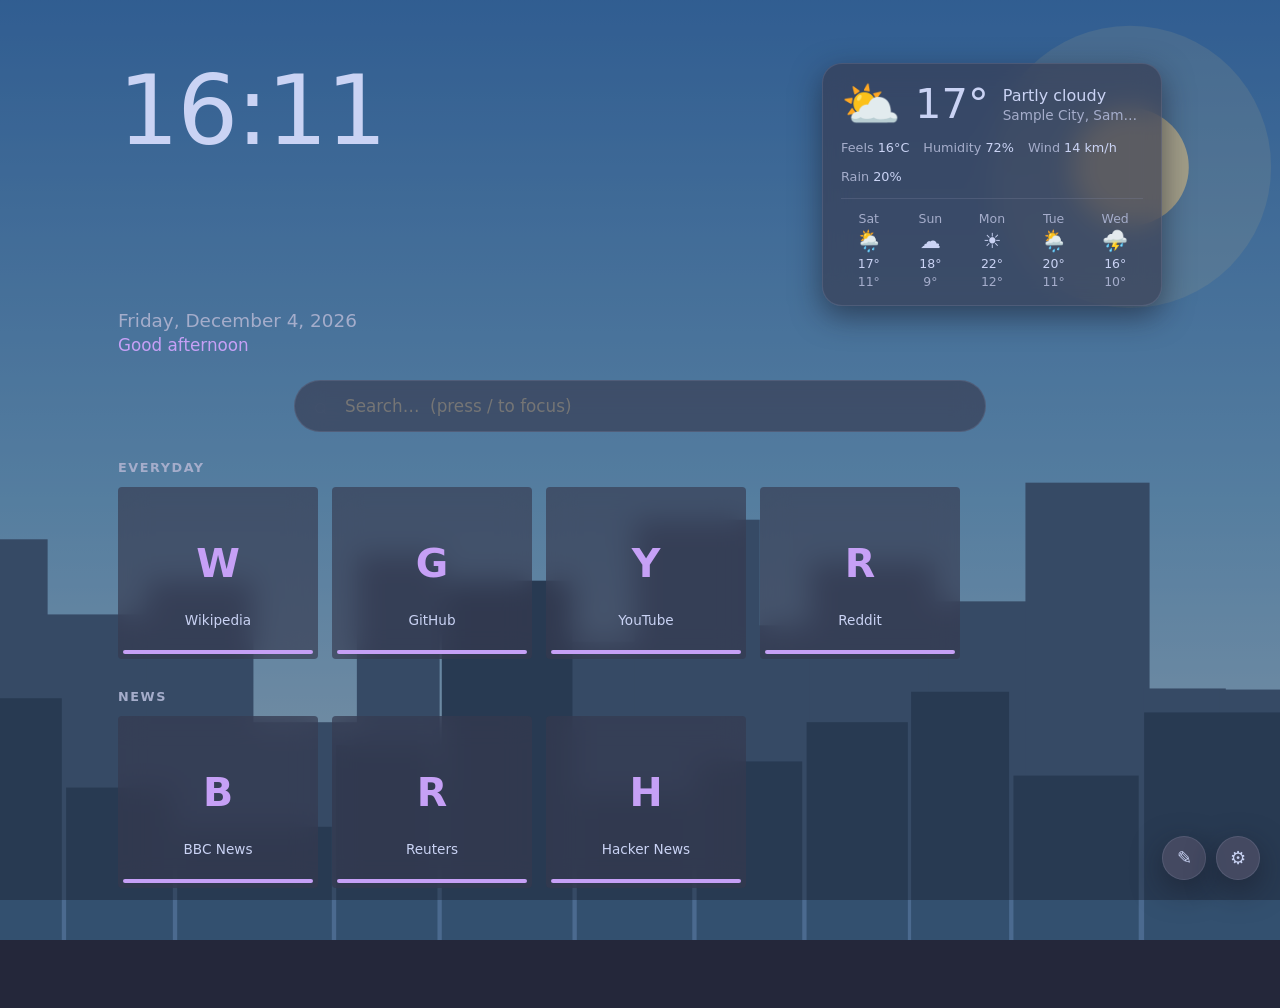
<file: src/newtab.html>
<!DOCTYPE html>
<html lang="en" data-theme="dark">
<head>
  <meta charset="utf-8">
  <meta name="viewport" content="width=device-width, initial-scale=1">
  <title>New Tab</title>
  <link rel="stylesheet" href="newtab.css">
</head>
<body>
  <div id="bg"></div>
  <div id="bgOverlay"></div>
  <canvas id="fx" hidden aria-hidden="true"></canvas>
  <a id="photoCredit" class="photoCredit" hidden target="_blank" rel="noopener noreferrer"></a>

  <main id="app">
    <div id="editBar" class="editBar" hidden></div>

    <div id="layout" class="layout">
      <div class="widget" data-widget="clock">
        <div class="clockBlock">
          <div id="time" class="time" aria-live="off"></div>
        </div>
      </div>

      <div class="widget" data-widget="date">
        <div id="date" class="date"></div>
      </div>

      <div class="widget" data-widget="greeting">
        <div id="greeting" class="greeting"></div>
      </div>

      <div class="widget" data-widget="weather">
        <section id="weather" class="weather" hidden></section>
      </div>

      <div class="widget" data-widget="search">
        <form id="searchForm" class="search" autocomplete="off">
          <span class="searchIcon" aria-hidden="true">⌕</span>
          <input id="searchInput" type="text" placeholder="Search…  (press / to focus)" spellcheck="false">
        </form>
      </div>

      <div class="widget" data-widget="links">
        <section id="groups" class="groups"></section>
      </div>
    </div>
  </main>

  <div class="fab">
    <button id="editBtn" class="iconBtn" title="Edit layout and links" aria-label="Edit layout and links">✎</button>
    <button id="settingsBtn" class="iconBtn" title="Settings" aria-label="Settings">⚙</button>
  </div>

  <!-- Settings drawer -->
  <aside id="settings" class="drawer" hidden>
    <div class="drawerHead">
      <h2>Settings</h2>
      <button id="closeSettings" class="iconBtn small" aria-label="Close">✕</button>
    </div>

    <div class="settingsWrap">
    <nav class="settingsNav" id="settingsNav" role="tablist" aria-label="Settings sections"></nav>
    <div class="drawerBody">
      <details open>
        <summary>General</summary>
        <label class="row"><span>Your name</span><input type="text" data-setting="name" placeholder="Optional"></label>
        <label class="row"><span>Show greeting</span><input type="checkbox" data-setting="showGreeting"></label>
        <label class="row"><span>Show date</span><input type="checkbox" data-setting="showDate"></label>
        <label class="row"><span>Time format</span>
          <select data-setting="timeFormat"><option value="24">24-hour</option><option value="12">12-hour</option></select>
        </label>
        <label class="row"><span>Show seconds</span><input type="checkbox" data-setting="showSeconds"></label>
        <label class="row"><span>Open links in new tab</span><input type="checkbox" data-setting="newTab"></label>
      </details>

      <details open>
        <summary>Weather</summary>
        <label class="row"><span>Show weather</span><input type="checkbox" data-setting="weather.enabled"></label>
        <label class="row"><span>Units</span>
          <select data-setting="weather.units"><option value="metric">°C · km/h</option><option value="imperial">°F · mph</option></select>
        </label>
        <label class="row"><span>Show 5-day forecast</span><input type="checkbox" data-setting="weather.forecast"></label>
        <div class="stack">
          <span class="label">Location: <strong id="currentPlace">not set</strong></span>
          <div class="inline">
            <input id="placeInput" type="text" placeholder="Search for a city…">
            <button id="placeSearchBtn" type="button" class="btn">Search</button>
          </div>
          <div id="placeResults" class="results"></div>
          <button id="geoBtn" type="button" class="btn ghost">Use my current location</button>
          <p id="placeMsg" class="hint"></p>
        </div>
        <p class="hint">Weather data from Open-Meteo. Only the coordinates of your chosen location are sent.</p>
      </details>

      <details>
        <summary>Search</summary>
        <label class="row"><span>Search engine</span>
          <select id="engineSelect" data-setting="engine"></select>
        </label>
      </details>

      <details>
        <summary>Appearance</summary>
        <label class="row"><span>Theme</span>
          <select data-setting="theme"><option value="macchiato">Catppuccin Macchiato</option><option value="dark">Dark</option><option value="light">Light</option><option value="auto">Match system</option></select>
        </label>
        <div class="stack">
          <span class="label">Accent colour</span>
          <div id="swatches" class="swatches" role="group" aria-label="Catppuccin accent colours"></div>
        </div>
        <label class="row"><span>Custom accent</span><input type="color" data-setting="accent"></label>
        <label class="row"><span>Font</span>
          <select data-setting="font" id="fontSelect" data-wide="1"></select>
        </label>
        <p class="hint" id="fontHint" hidden>Theme fonts load from Google Fonts only while selected, which tells Google your IP address. Without a connection, system fonts are used instead.</p>
        <label class="row"><span>Tile style</span>
          <select data-setting="tileStyle"><option value="card">Card with accent bar</option><option value="rounded">Rounded</option></select>
        </label>
        <label class="row"><span>Tile width</span><input type="range" min="100" max="300" step="5" data-setting="tileWidth"></label>
        <label class="row"><span>Icon size</span><input type="range" min="24" max="128" step="4" data-setting="iconSize"></label>
        <label class="row"><span>Icon colour</span>
          <select data-setting="iconTint"><option value="accent">Accent colour</option><option value="original">Original colours</option></select>
        </label>
        <label class="row"><span>Tile icons</span>
          <select data-setting="tileIcons"><option value="letters">Letters (private)</option><option value="favicons">Site favicons</option></select>
        </label>
        <label class="row"><span>Clock size</span><input type="range" min="60" max="160" step="5" data-setting="clockSize"></label>
        <p class="hint" id="faviconHint" hidden>Favicons are fetched from DuckDuckGo's icon service, which reveals the domains of your tiles.</p>
      </details>

      <details>
        <summary>Background</summary>
        <label class="row"><span>Animation</span>
          <select data-setting="fx">
            <option value="none">None</option>
            <option value="aurora">Aurora</option>
            <option value="gradient">Shifting gradient</option>
            <option value="stars">Starry night</option>
            <option value="rain">Rain</option>
            <option value="snow">Snow</option>
            <option value="fireflies">Fireflies</option>
            <option value="waves">Waves</option>
            <option value="weather">Match the weather</option>
          </select>
        </label>
        <label class="row"><span>Speed</span><input type="range" min="0.25" max="2" step="0.05" data-setting="fxSpeed"></label>
        <label class="row"><span>Amount</span><input type="range" min="0.3" max="2" step="0.1" data-setting="fxDensity"></label>
        <p class="hint" id="fxHint" hidden>Your system's “reduce motion” setting is on, so animations show a still frame.</p>
        <label class="row"><span>Photo by time of day</span>
          <select data-setting="photoMode">
            <option value="none">Off</option>
            <option value="custom">My own photos</option>
          </select>
        </label>
        <div id="photoBox" hidden>
          <p class="hint" id="photoNow"></p>
          <div id="photoSlots" class="photoSlots"></div>
          <p class="hint" id="photoHint">The photo follows your computer's clock and fades between dawn, day, dusk and night. City photos load from Wikimedia Commons (which sees your IP address). Replace any slot with your own picture; uploads stay inside the extension.</p>
        </div>
        <label class="row"><span>Image URL</span><input type="url" id="bgUrl" placeholder="https://…"></label>
        <div class="inline">
          <label class="btn ghost fileBtn">Upload image<input type="file" id="bgFile" accept="image/*" hidden></label>
          <button type="button" id="bgClear" class="btn ghost">Clear</button>
        </div>
        <label class="row"><span>Dim</span><input type="range" min="0" max="90" data-setting="bgDim"></label>
        <label class="row"><span>Blur</span><input type="range" min="0" max="30" data-setting="bgBlur"></label>
      </details>

      <details>
        <summary>Backup</summary>
        <div class="inline">
          <button type="button" id="exportBtn" class="btn">Export</button>
          <label class="btn ghost fileBtn">Import<input type="file" id="importFile" accept="application/json,.json" hidden></label>
          <button type="button" id="resetBtn" class="btn danger">Reset all</button>
        </div>
        <p id="backupMsg" class="hint"></p>
      </details>
    </div>
    </div>
  </aside>

  <!-- Link dialog -->
  <dialog id="linkDialog">
    <form method="dialog" id="linkForm">
      <h3 id="linkDialogTitle">Link</h3>
      <label class="stack"><span class="label">Title</span><input id="linkTitle" type="text" required></label>
      <label class="stack"><span class="label">Address</span><input id="linkUrl" type="text" placeholder="example.com" required></label>
      <div class="stack">
        <span class="label">Icon</span>
        <div class="iconRow">
          <div id="iconPreview" class="iconPreview"></div>
          <div class="iconBtns">
            <button type="button" id="iconSearchBtn" class="btn ghost">Search icons</button>
            <label class="btn ghost fileBtn">Upload image<input type="file" id="iconFile" accept="image/*" hidden></label>
            <button type="button" id="iconReset" class="btn ghost">Automatic</button>
          </div>
        </div>
        <label class="row"><span>Icon colour</span>
          <select id="iconTintSel"><option value="">Follow setting</option><option value="accent">Accent colour</option><option value="original">Original colours</option></select>
        </label>
        <input id="iconUrl" type="text" placeholder="…or paste an image address (https://…)">
        <div id="iconSearch" class="iconSearch" hidden>
          <div class="inline">
            <input id="iconQuery" type="text" placeholder="Search icons, e.g. github">
            <button type="button" id="iconQueryBtn" class="btn">Search</button>
          </div>
          <div id="iconResults" class="iconResults"></div>
          <p id="iconMsg" class="hint"></p>
          <p class="hint">Icons come from Iconify. Your search words are sent to it; the icon you pick is saved inside the extension.</p>
        </div>
      </div>
      <p id="linkErr" class="hint err" hidden></p>
      <div class="dialogBtns">
        <button type="button" id="linkDelete" class="btn danger">Delete</button>
        <span class="spacer"></span>
        <button type="button" id="linkCancel" class="btn ghost">Cancel</button>
        <button type="submit" class="btn">Save</button>
      </div>
    </form>
  </dialog>

  <!-- Group dialog -->
  <dialog id="groupDialog">
    <form method="dialog" id="groupForm">
      <h3>Group</h3>
      <label class="stack"><span class="label">Name</span><input id="groupName" type="text" required></label>
      <div class="dialogBtns">
        <button type="button" id="groupDelete" class="btn danger">Delete group</button>
        <span class="spacer"></span>
        <button type="button" id="groupCancel" class="btn ghost">Cancel</button>
        <button type="submit" class="btn">Save</button>
      </div>
    </form>
  </dialog>

  <script src="newtab.js"></script>
</body>
</html>
</file>
<file: src/newtab.css>
:root {
  --accent: #7c9cff;
  --on-accent: #0b0e16;
  --clock-size: 96px;
  --tile-w: 200px;
  --icon-size: 72px;
  --bg-dim: 0.4;
  --danger: #ff6b6b;
  --font: system-ui, -apple-system, "Segoe UI", Roboto, sans-serif;
  --font-display: var(--font);
  --font-mono: var(--font);
  --font-moves: var(--font);
  --greeting-size: 1.05rem;
}

:root[data-theme="dark"] {
  --bg: #13151b;
  --text: #e9ebf1;
  --muted: #9aa1b3;
  --surface: rgba(255, 255, 255, 0.06);
  --surface-2: rgba(255, 255, 255, 0.11);
  --border: rgba(255, 255, 255, 0.1);
  --shadow: 0 10px 30px rgba(0, 0, 0, 0.35);
  --overlay: 0, 0, 0;
  color-scheme: dark;
}

/* Catppuccin Macchiato */
:root[data-theme="macchiato"] {
  --bg: #24273a;
  --text: #cad3f4;
  --muted: #a5adcb;
  --surface: rgba(54, 58, 79, 0.65);
  --surface-2: rgba(73, 77, 100, 0.85);
  --border: rgba(128, 135, 162, 0.28);
  --shadow: 0 10px 30px rgba(24, 25, 38, 0.55);
  --overlay: 24, 25, 38;
  --danger: #ed8796;
  color-scheme: dark;
}

:root[data-theme="light"] {
  --bg: #eff1f6;
  --text: #1b1f2a;
  --muted: #5d6578;
  --surface: rgba(255, 255, 255, 0.7);
  --surface-2: rgba(255, 255, 255, 0.95);
  --border: rgba(0, 0, 0, 0.09);
  --shadow: 0 10px 30px rgba(20, 30, 60, 0.15);
  --overlay: 255, 255, 255;
  color-scheme: light;
}

* { box-sizing: border-box; }

html, body { height: 100%; margin: 0; }

body {
  background: var(--bg);
  color: var(--text);
  font-family: var(--font);
  overflow-x: hidden;
}

#bg {
  position: fixed;
  inset: -40px;
  background-size: cover;
  background-position: center;
  z-index: 0;
}
#bgOverlay {
  position: fixed;
  inset: 0;
  z-index: 0;
  background: rgba(var(--overlay), var(--bg-dim));
  pointer-events: none;
}

#app {
  position: relative;
  z-index: 1;
  width: 100%;
  max-width: 1100px;
  margin: 0 auto;
  padding: 7vh 28px 120px;
}

/* Layout grid: 12 columns, rows grow to fit their content (never less than one cell high) */
.layout {
  position: relative;
  display: grid;
  grid-template-columns: repeat(12, minmax(0, 1fr));
  column-gap: 12px;
  row-gap: 4px;
  grid-auto-rows: auto;
}
.widget {
  position: relative;
  z-index: 1;
  align-self: start;
  min-width: 0;
  text-align: start;
  --justify: flex-start;
}
.widget[hidden] { display: none; }
.widget[data-widget="search"] { align-self: center; }
.widget[data-align="center"] { text-align: center; --justify: center; }
.widget[data-align="end"] { text-align: end; --justify: flex-end; }

/* Layout editing */
.editBar {
  position: sticky;
  top: 8px;
  z-index: 8;
  display: flex;
  flex-wrap: wrap;
  align-items: center;
  gap: 8px;
  padding: 10px 14px;
  margin-bottom: 18px;
  background: var(--surface-2);
  border: 1px solid var(--accent);
  border-radius: 14px;
  backdrop-filter: blur(14px);
  -webkit-backdrop-filter: blur(14px);
  box-shadow: var(--shadow);
}
.editBar[hidden] { display: none; }
.editHint { flex: 1; min-width: 220px; font-size: 0.82rem; color: var(--muted); }

.cell {
  z-index: 0;
  min-height: 44px;
  border: 1px dashed color-mix(in srgb, var(--muted) 35%, transparent);
  border-radius: 4px;
  pointer-events: none;
}
.layout.dragging .cell { pointer-events: auto; }
.layout.dragging .widget { pointer-events: none; }
.cell.ghost { background: color-mix(in srgb, var(--accent) 28%, transparent); border-color: var(--accent); }
.cell.bad { background: color-mix(in srgb, var(--danger) 28%, transparent); border-color: var(--danger); }

.layout.editing .widget {
  padding-top: 34px;
  z-index: 2;
  outline: 1.5px dashed color-mix(in srgb, var(--accent) 55%, transparent);
  outline-offset: 2px;
  border-radius: 6px;
}
.wBar {
  position: absolute;
  top: 4px;
  left: 4px;
  right: 4px;
  height: 26px;
  display: flex;
  align-items: center;
  gap: 4px;
  font-size: 0.75rem;
  text-align: start;
  z-index: 5;
}
.wHandle {
  cursor: grab;
  user-select: none;
  padding: 3px 9px;
  border-radius: 6px;
  background: var(--accent);
  color: var(--on-accent);
  font-weight: 700;
  line-height: 1.2;
}
.wHandle:active { cursor: grabbing; }
.wLabel { flex: 1; color: var(--muted); font-weight: 600; letter-spacing: 0.06em; text-transform: uppercase; white-space: nowrap; overflow: hidden; text-overflow: ellipsis; }
.wBtn {
  background: var(--surface-2);
  color: var(--text);
  border: 1px solid var(--border);
  border-radius: 6px;
  padding: 2px 7px;
  font-size: 0.75rem;
  font-family: inherit;
  cursor: pointer;
  line-height: 1.4;
}
.wBtn:hover { border-color: var(--accent); }
.wBtn[aria-pressed="true"] { background: var(--accent); color: var(--on-accent); border-color: var(--accent); }
.wBtn.remove:hover { border-color: var(--danger); color: var(--danger); }
.resizeHandle { position: absolute; top: 34px; bottom: 0; right: -9px; width: 14px; cursor: ew-resize; z-index: 6; touch-action: none; }
.resizeHandle::after { content: ""; position: absolute; top: 50%; left: 5px; width: 4px; height: 28px; transform: translateY(-50%); border-radius: 2px; background: var(--accent); }
.btn.small { padding: 5px 10px; font-size: 0.8rem; }

.time {
  font-size: var(--clock-size);
  line-height: 1;
  font-weight: 300;
  letter-spacing: -0.02em;
  font-family: var(--font-moves);
  font-variant-numeric: lining-nums tabular-nums;
}
.date { margin-top: 0; font-size: 1.15rem; color: var(--muted); }
.greeting { margin-top: 0; font-family: var(--font-display); font-size: var(--greeting-size); line-height: 1.25; color: var(--accent); }

/* Weather */
.weather {
  width: 100%;
  min-width: 0;
  background: var(--surface);
  border: 1px solid var(--border);
  border-radius: 20px;
  padding: 16px 18px;
  backdrop-filter: blur(14px);
  -webkit-backdrop-filter: blur(14px);
  box-shadow: var(--shadow);
}
.wNow { display: flex; align-items: center; gap: 14px; }
.wIcon { font-size: 3rem; line-height: 1; }
.wTemp { font-family: var(--font-moves); font-size: 2.6rem; font-weight: 300; line-height: 1; }
.wMeta { display: flex; flex-direction: column; gap: 2px; min-width: 0; }
.wDesc { font-size: 1rem; }
.wPlace { font-size: 0.85rem; color: var(--muted); white-space: nowrap; overflow: hidden; text-overflow: ellipsis; }
.wStats { font-family: var(--font-mono); margin-top: 12px; display: flex; gap: 14px; font-size: 0.8rem; color: var(--muted); flex-wrap: wrap; }
.wStats b { color: var(--text); font-weight: 500; }
.wForecast {
  margin-top: 14px;
  padding-top: 12px;
  border-top: 1px solid var(--border);
  display: grid;
  grid-template-columns: repeat(5, 1fr);
  gap: 6px;
  text-align: center;
}
.wDay { display: flex; flex-direction: column; gap: 3px; font-size: 0.78rem; }
.wDay .d { color: var(--muted); }
.wDay .i { font-size: 1.3rem; }
.wDay .hi { font-weight: 500; }
.wDay .lo { color: var(--muted); }
.wNote { margin-top: 10px; font-size: 0.75rem; color: var(--muted); }
.wEmpty { display: flex; flex-direction: column; gap: 8px; align-items: flex-start; font-size: 0.9rem; color: var(--muted); }

/* Search */
.search {
  position: relative;
  width: 100%;
}
.search input[type="text"] {
  width: 100%;
  max-width: none;
  padding: 15px 20px 15px 50px;
  font-size: 1.05rem;
  color: var(--text);
  background: var(--surface);
  border: 1px solid var(--border);
  border-radius: 999px;
  outline: none;
  backdrop-filter: blur(14px);
  -webkit-backdrop-filter: blur(14px);
  font-family: inherit;
  transition: border-color 0.15s, box-shadow 0.15s;
}
.search input:focus {
  border-color: var(--accent);
  box-shadow: 0 0 0 3px color-mix(in srgb, var(--accent) 30%, transparent);
}
.searchIcon {
  position: absolute;
  left: 20px;
  top: 50%;
  transform: translateY(-52%) scaleX(-1);
  font-size: 1.4rem;
  color: var(--muted);
  pointer-events: none;
}

/* Groups & tiles */
.groups { display: flex; flex-direction: column; gap: 30px; }
.group h3 {
  margin: 0 0 12px;
  justify-content: var(--justify, flex-start);
  font-size: 0.8rem;
  letter-spacing: 0.12em;
  text-transform: uppercase;
  font-family: var(--font-mono);
  color: var(--muted);
  font-weight: 600;
  display: flex;
  align-items: center;
  gap: 10px;
}
.group h3 button {
  background: none;
  border: 1px solid var(--border);
  color: var(--muted);
  border-radius: 8px;
  padding: 2px 8px;
  cursor: pointer;
  font-size: 0.75rem;
}
.group h3 button:hover { color: var(--text); border-color: var(--accent); }

.tiles { display: flex; flex-wrap: wrap; gap: 14px; justify-content: var(--justify, flex-start); }

.tile {
  position: relative;
  width: var(--tile-w);
  min-height: calc(var(--icon-size) + 100px);
  display: flex;
  flex-direction: column;
  align-items: center;
  justify-content: center;
  gap: 12px;
  padding: calc(var(--icon-size) * 0.35 + 8px) 10px 24px;
  border-radius: 18px;
  background: var(--surface);
  border: 1px solid var(--border);
  color: var(--text);
  text-decoration: none;
  backdrop-filter: blur(14px);
  -webkit-backdrop-filter: blur(14px);
  transition: transform 0.12s, background 0.12s, border-color 0.12s;
  cursor: pointer;
  font-family: inherit;
}
.tile:hover, .tile:focus-visible {
  transform: translateY(-3px);
  background: var(--surface-2);
  border-color: var(--accent);
  outline: none;
  z-index: 3;
}

/* Icons: letter (default), boxed (original colours on a light tile), masked (tinted with the accent) */
.tileIcon {
  flex: none;
  width: var(--icon-size);
  height: var(--icon-size);
  border-radius: calc(var(--icon-size) * 0.28);
  display: grid;
  place-items: center;
  font-size: calc(var(--icon-size) * 0.55);
  font-weight: 600;
  font-family: var(--font-moves);
  line-height: 1;
  color: #fff;
  overflow: hidden;
}
.tileIcon.boxed {
  width: calc(var(--icon-size) * 1.2);
  height: calc(var(--icon-size) * 1.2);
  background: rgba(255, 255, 255, 0.92);
}
.tileIcon.boxed img { width: 76%; height: 76%; object-fit: contain; }
.tileIcon.masked {
  background: var(--accent);
  border-radius: 0;
  -webkit-mask-size: contain;
  mask-size: contain;
  -webkit-mask-repeat: no-repeat;
  mask-repeat: no-repeat;
  -webkit-mask-position: center;
  mask-position: center;
}
.tileTitle {
  font-size: 0.85rem;
  max-width: 100%;
  white-space: nowrap;
  overflow: hidden;
  text-overflow: ellipsis;
}

/* Card style: square-ish tile, accent bar, address strip on hover */
:root[data-tiles="card"] .tile { border-radius: 4px; border-color: transparent; }
:root[data-tiles="card"] .tile:hover, :root[data-tiles="card"] .tile:focus-visible { border-color: transparent; }
:root[data-tiles="card"] .tile::after {
  content: "";
  position: absolute;
  left: 4px;
  right: 4px;
  bottom: 4px;
  height: 4px;
  border-radius: 2px;
  background: var(--accent);
}
:root[data-tiles="card"] .tileIcon.letter { background: none !important; color: var(--accent) !important; }
.tileUrl { display: none; }
:root[data-tiles="card"] .tileUrl {
  display: grid;
  place-items: center;
  position: absolute;
  left: 4px;
  right: 4px;
  top: 100%;
  margin-top: -4px;
  height: 38px;
  padding: 0 8px;
  background: var(--accent);
  color: var(--on-accent);
  font-size: 0.82rem;
  white-space: nowrap;
  overflow: hidden;
  text-overflow: ellipsis;
  opacity: 0;
  pointer-events: none;
  transition: opacity 0.12s;
}
:root[data-tiles="card"] .tile:hover .tileUrl, :root[data-tiles="card"] .tile:focus-visible .tileUrl { opacity: 1; }

.tile.add {
  border-style: dashed;
  color: var(--muted);
}
:root[data-tiles="card"] .tile.add { border-color: var(--border); }
.tile.add::after { display: none !important; }
.tile.add .plus { font-size: 2rem; line-height: 1; }

body.editing .tile:not(.add) { outline: 2px dashed color-mix(in srgb, var(--accent) 60%, transparent); outline-offset: -2px; }
.tile.dragging { opacity: 0.4; }

/* Floating buttons */
.fab {
  position: fixed;
  right: 20px;
  bottom: 20px;
  display: flex;
  gap: 10px;
  z-index: 5;
}
.iconBtn {
  width: 44px;
  height: 44px;
  border-radius: 50%;
  border: 1px solid var(--border);
  background: var(--surface-2);
  color: var(--text);
  font-size: 1.15rem;
  cursor: pointer;
  box-shadow: var(--shadow);
}
.iconBtn:hover { border-color: var(--accent); }
.iconBtn.small { width: 32px; height: 32px; font-size: 0.9rem; box-shadow: none; }
body.editing #editBtn { background: var(--accent); color: var(--on-accent); }

/* Settings: a wide, landscape panel with a tab list on the left */
.drawer {
  position: fixed;
  inset: 0;
  margin: auto;
  width: min(880px, 94vw);
  height: min(660px, 92vh);
  background: var(--bg);
  border: 1px solid var(--border);
  border-radius: 18px;
  box-shadow: 0 0 0 100vmax rgba(0, 0, 0, 0.42), var(--shadow);
  z-index: 10;
  display: flex;
  flex-direction: column;
  overflow: hidden;
}
.drawer[hidden] { display: none; }
.drawerHead {
  display: flex;
  justify-content: space-between;
  align-items: center;
  padding: 14px 20px;
  border-bottom: 1px solid var(--border);
}
.drawerHead h2 { margin: 0; font-size: 1.1rem; }
.settingsWrap { display: flex; flex: 1; min-height: 0; }
.settingsNav { display: flex; flex-direction: column; gap: 4px; padding: 14px 12px; width: 180px; flex: none; border-right: 1px solid var(--border); overflow-y: auto; }
.settingsNav button {
  text-align: left; background: none; border: 0; border-radius: 10px; padding: 10px 12px;
  color: var(--muted); font: inherit; font-size: 0.92rem; font-weight: 600; cursor: pointer;
}
.settingsNav button:hover { background: var(--surface); color: var(--text); }
.settingsNav button[aria-selected="true"] { background: var(--accent); color: var(--on-accent); }
.drawerBody { padding: 12px 28px 32px; overflow-y: auto; flex: 1; min-width: 0; }
.drawerBody details { display: none; border: 0; }
.drawerBody details.active { display: block; }
.drawerBody summary { display: none; }
@media (max-width: 640px) {
  .drawer { width: 100vw; height: 100vh; border-radius: 0; }
  .settingsWrap { flex-direction: column; }
  .settingsNav { flex-direction: row; width: auto; border-right: 0; border-bottom: 1px solid var(--border); overflow-x: auto; padding: 8px; }
  .settingsNav button { white-space: nowrap; }
}

details { border-bottom: 1px solid var(--border); padding: 6px 0 12px; }
summary { cursor: pointer; padding: 10px 0; font-weight: 600; font-size: 0.95rem; }
.row {
  display: flex;
  align-items: center;
  justify-content: space-between;
  gap: 12px;
  padding: 7px 0;
  font-size: 0.9rem;
}
.row > span { color: var(--muted); }
.stack { display: flex; flex-direction: column; gap: 8px; padding: 6px 0; }
.label { font-size: 0.85rem; color: var(--muted); }
.inline { display: flex; gap: 8px; align-items: center; flex-wrap: wrap; padding: 4px 0; }
.inline input[type="text"] { flex: 1; min-width: 0; }

input[type="text"], input[type="url"], select {
  background: var(--surface);
  color: var(--text);
  border: 1px solid var(--border);
  border-radius: 10px;
  padding: 8px 10px;
  font-size: 0.9rem;
  font-family: inherit;
  max-width: 190px;
}
.stack input[type="text"], .row input[type="text"].wide { max-width: none; }
.inline input[type="text"] { max-width: none; }
input:focus, select:focus { outline: 2px solid var(--accent); outline-offset: 1px; }
input[type="color"] { width: 44px; height: 30px; border: none; background: none; padding: 0; cursor: pointer; }
input[type="range"] { accent-color: var(--accent); width: 150px; }
input[type="checkbox"] { accent-color: var(--accent); width: 18px; height: 18px; }

.btn {
  background: var(--accent);
  color: var(--on-accent);
  border: 1px solid transparent;
  border-radius: 10px;
  padding: 8px 14px;
  font-size: 0.88rem;
  font-weight: 600;
  cursor: pointer;
  font-family: inherit;
}
.btn:hover { filter: brightness(1.08); }
.btn.ghost { background: transparent; color: var(--text); border-color: var(--border); }
.btn.ghost:hover { border-color: var(--accent); }
.btn.danger { background: transparent; color: var(--danger); border-color: color-mix(in srgb, var(--danger) 45%, transparent); }
.fileBtn { display: inline-block; }

.hint { margin: 4px 0; font-size: 0.78rem; color: var(--muted); }
.hint.err { color: var(--danger); }

.results { display: flex; flex-direction: column; gap: 4px; }
.results button {
  text-align: left;
  background: var(--surface);
  color: var(--text);
  border: 1px solid var(--border);
  border-radius: 10px;
  padding: 8px 10px;
  cursor: pointer;
  font-size: 0.85rem;
  font-family: inherit;
}
.results button:hover { border-color: var(--accent); }

/* Dialogs */
dialog {
  max-height: 92vh;
  overflow-y: auto;
  background: var(--bg);
  color: var(--text);
  border: 1px solid var(--border);
  border-radius: 18px;
  padding: 22px;
  width: min(440px, 92vw);
  box-shadow: var(--shadow);
}
dialog::backdrop { background: rgba(0, 0, 0, 0.5); }
dialog h3 { margin: 0 0 12px; }
dialog input[type="text"] { max-width: none; width: 100%; }
.dialogBtns { display: flex; gap: 8px; margin-top: 16px; align-items: center; }
.spacer { flex: 1; }

@media (max-width: 720px) {
  /* Small windows: stack everything in a single column, in layout order */
  .layout { grid-template-columns: minmax(0, 1fr); }
  .widget { grid-column: 1 / -1 !important; grid-row: auto !important; }
  .cell { display: none; }
}
@media (max-width: 640px) {
  .time { font-size: calc(var(--clock-size) * 0.7); }
}

@media (prefers-reduced-motion: reduce) {
  * { transition: none !important; }
}

/* Accent swatches */
.swatches { display: flex; flex-wrap: wrap; gap: 8px; padding: 6px 0 10px; }
.swatch {
  width: 36px;
  height: 36px;
  flex: none;
  aspect-ratio: 1;
  border-radius: 50%;
  border: 2px solid transparent;
  cursor: pointer;
  padding: 0;
  box-shadow: inset 0 0 0 1px rgba(0, 0, 0, 0.15);
}
.swatch:hover { transform: scale(1.1); }
.swatch.selected { border-color: var(--text); outline: 2px solid var(--bg); outline-offset: -4px; }

/* Icon picker */
.iconRow { display: flex; align-items: center; gap: 14px; }
.iconPreview { --icon-size: 48px; min-width: 62px; min-height: 62px; display: grid; place-items: center; }
.iconBtns { display: flex; flex-wrap: wrap; gap: 6px; }
.iconBtns .btn { padding: 6px 10px; font-size: 0.8rem; }
.iconSearch { display: flex; flex-direction: column; gap: 8px; padding-top: 4px; }
.iconResults { display: grid; grid-template-columns: repeat(6, 1fr); gap: 6px; max-height: 190px; overflow-y: auto; }
.iconOpt {
  aspect-ratio: 1;
  padding: 6px;
  background: #fff;
  border: 2px solid transparent;
  border-radius: 10px;
  cursor: pointer;
}
.iconOpt:hover, .iconOpt:focus-visible { border-color: var(--accent); outline: none; }
.iconOpt img { width: 100%; height: 100%; object-fit: contain; display: block; }

/* Animated background */
#fx { position: fixed; inset: 0; width: 100%; height: 100%; z-index: 0; pointer-events: none; }
#fx[hidden] { display: none; }

/* Normal view: rows hug their content. Search and links get their own breathing room. */
.widget[data-widget="search"] { margin-top: 20px; }
.widget[data-widget="links"] { margin-top: 24px; }
/* Editing: roomy rows so every grid cell is an easy drop target */
.layout.editing { row-gap: 20px; grid-auto-rows: minmax(44px, auto); }
.layout.editing .widget[data-widget="search"], .layout.editing .widget[data-widget="links"] { margin-top: 0; }


/* Themed drop-downs */
.cs { position: relative; display: inline-block; max-width: 260px; }
.stack > .cs, .row > .cs { }
.csNative { display: none !important; }
.csBtn {
  display: flex; align-items: center; justify-content: space-between; gap: 10px;
  width: 100%; min-width: 150px; text-align: left;
  background: var(--surface); color: var(--text);
  border: 1px solid var(--border); border-radius: 10px;
  padding: 8px 10px 8px 12px; font: inherit; font-size: 0.9rem; cursor: pointer;
  transition: border-color 0.15s, box-shadow 0.15s;
}
.csBtn:hover { border-color: color-mix(in srgb, var(--accent) 55%, var(--border)); }
.csBtn:focus-visible, .csBtn[aria-expanded="true"] { outline: none; border-color: var(--accent); box-shadow: 0 0 0 3px color-mix(in srgb, var(--accent) 28%, transparent); }
.csLabel { overflow: hidden; text-overflow: ellipsis; white-space: nowrap; }
.csChev {
  flex: none; width: 8px; height: 8px; margin-right: 2px;
  border-right: 2px solid var(--accent); border-bottom: 2px solid var(--accent);
  transform: translateY(-2px) rotate(45deg); transition: transform 0.15s;
}
.csBtn[aria-expanded="true"] .csChev { transform: translateY(2px) rotate(225deg); }
.csPop {
  position: fixed; z-index: 1000; overflow-y: auto; padding: 6px;
  background: var(--bg); border: 1px solid var(--border); border-radius: 14px;
  box-shadow: 0 0 0 1px color-mix(in srgb, var(--accent) 18%, transparent), 0 18px 44px rgba(0, 0, 0, 0.45);
  animation: csIn 0.12s ease-out; transform-origin: top center;
  scrollbar-width: thin;
}
.csPop.up { transform-origin: bottom center; }
@keyframes csIn { from { opacity: 0; transform: translateY(-4px) scale(0.98); } to { opacity: 1; transform: none; } }
.csGroup { padding: 10px 10px 4px; font-size: 0.68rem; font-weight: 700; letter-spacing: 0.1em; text-transform: uppercase; color: var(--muted); }
.csGroup:first-child { padding-top: 4px; }
.csOpt { position: relative; padding: 8px 32px 8px 12px; border-radius: 9px; font-size: 0.9rem; cursor: pointer; color: var(--text); }
.csOpt.active { background: var(--surface-2); }
.csOpt.selected { color: var(--accent); font-weight: 600; }
.csOpt.selected::after {
  content: ""; position: absolute; right: 13px; top: 50%; width: 5px; height: 10px;
  border-right: 2px solid var(--accent); border-bottom: 2px solid var(--accent); transform: translateY(-65%) rotate(45deg);
}
.csOpt.disabled { opacity: 0.45; cursor: default; }
.drawerBody .cs { max-width: 280px; }
@media (prefers-reduced-motion: reduce) { .csPop { animation: none; } }

/* Photo by time of day */
#bg { transition: opacity 0.7s ease; }
.photoCredit { position: fixed; left: 14px; bottom: 10px; z-index: 2; font-size: 0.7rem; color: var(--text); opacity: 0.55; text-decoration: none; padding: 3px 8px; border-radius: 8px; background: rgba(var(--overlay), 0.45); }
.photoCredit:hover { opacity: 1; }
.photoSlots { display: grid; gap: 8px; margin: 6px 0 10px; }
.photoSlot { display: flex; align-items: center; gap: 10px; padding: 8px 10px; border: 1px solid var(--border); border-radius: 12px; background: var(--surface); }
.photoSlot.current { border-color: var(--accent); box-shadow: 0 0 0 2px color-mix(in srgb, var(--accent) 25%, transparent); }
.photoSlot .pname { font-weight: 600; width: 56px; }
.photoSlot .pstat { flex: 1; color: var(--muted); font-size: 0.8rem; min-width: 0; overflow: hidden; text-overflow: ellipsis; white-space: nowrap; }
.photoSlot .btn { padding: 5px 10px; font-size: 0.8rem; }

/* Chosen icons (searched, uploaded or by address) fill the whole icon area */
.tileIcon.full { width: calc(var(--icon-size) * 1.3); height: calc(var(--icon-size) * 1.3); background: none; border-radius: calc(var(--icon-size) * 0.2); }
.tileIcon.masked.full { background: var(--accent); border-radius: 0; }
.tileIcon.full img { width: 100%; height: 100%; object-fit: contain; display: block; }
</file>
